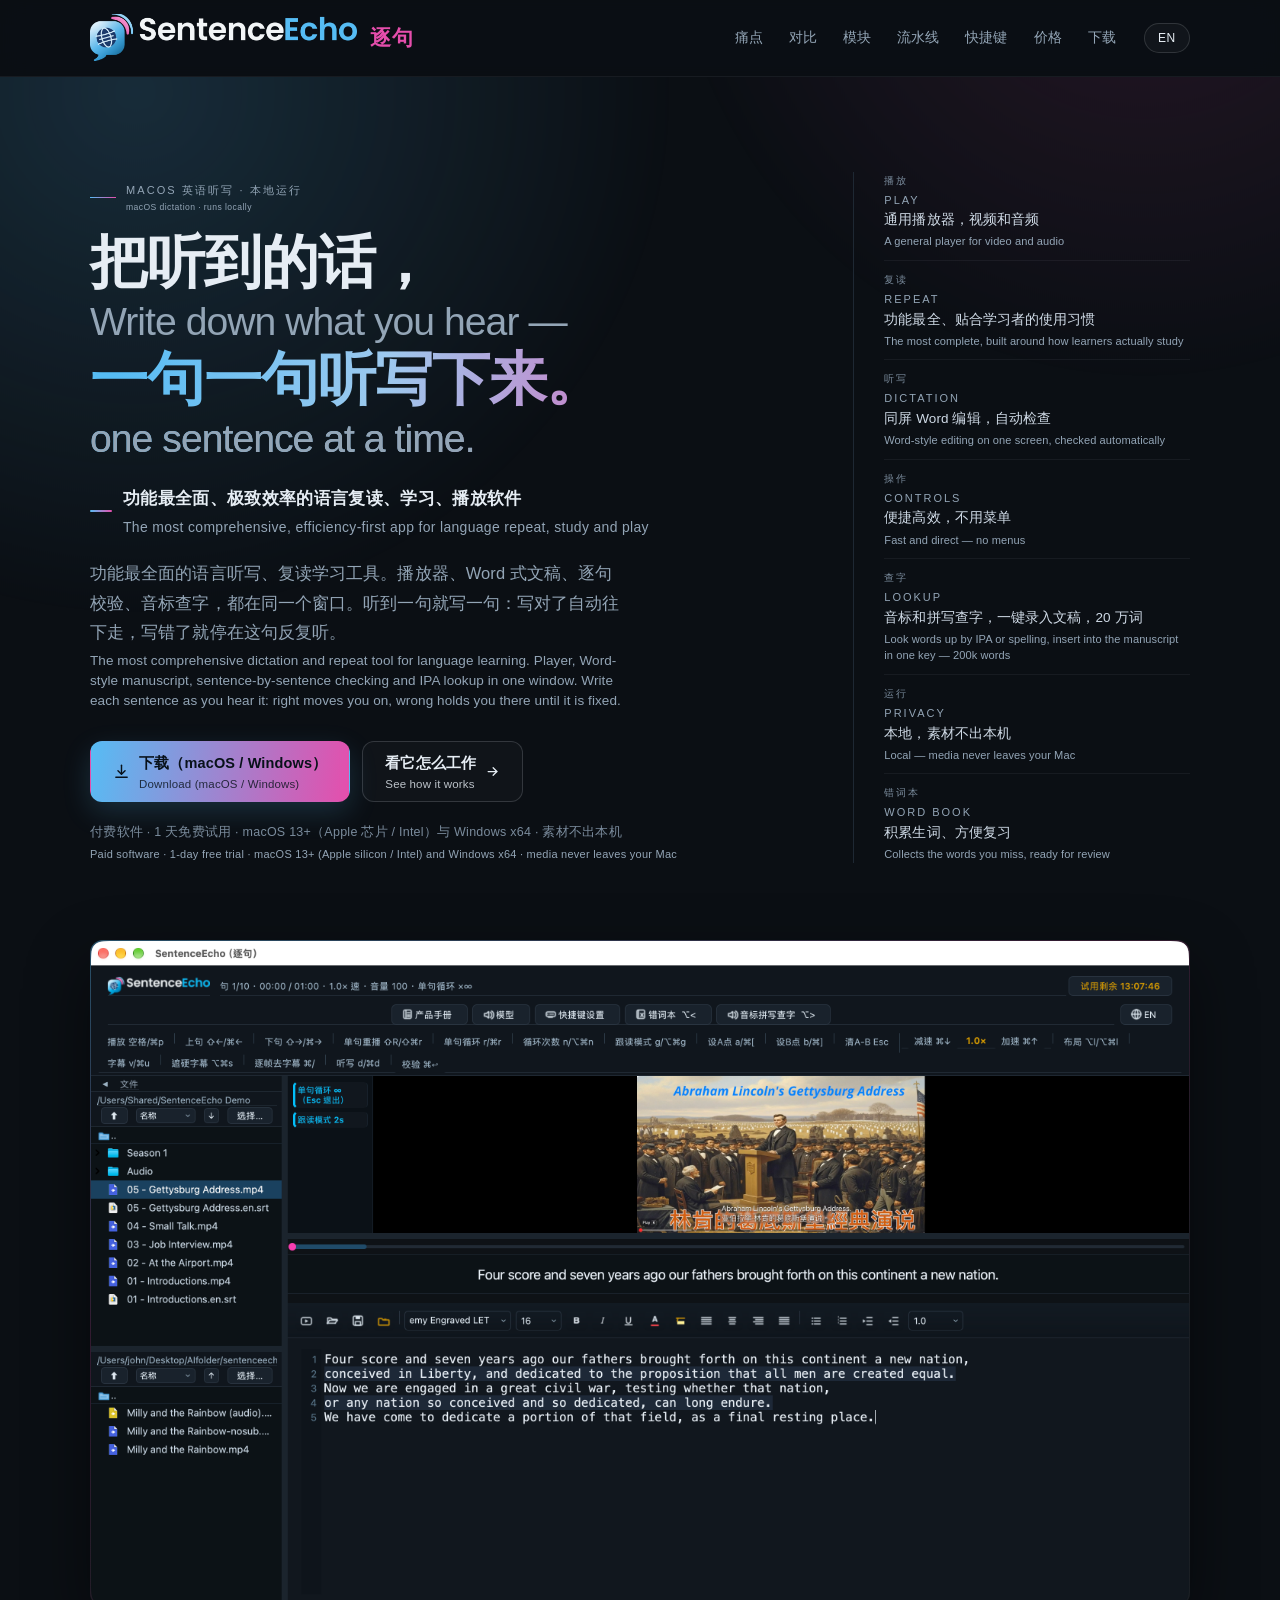
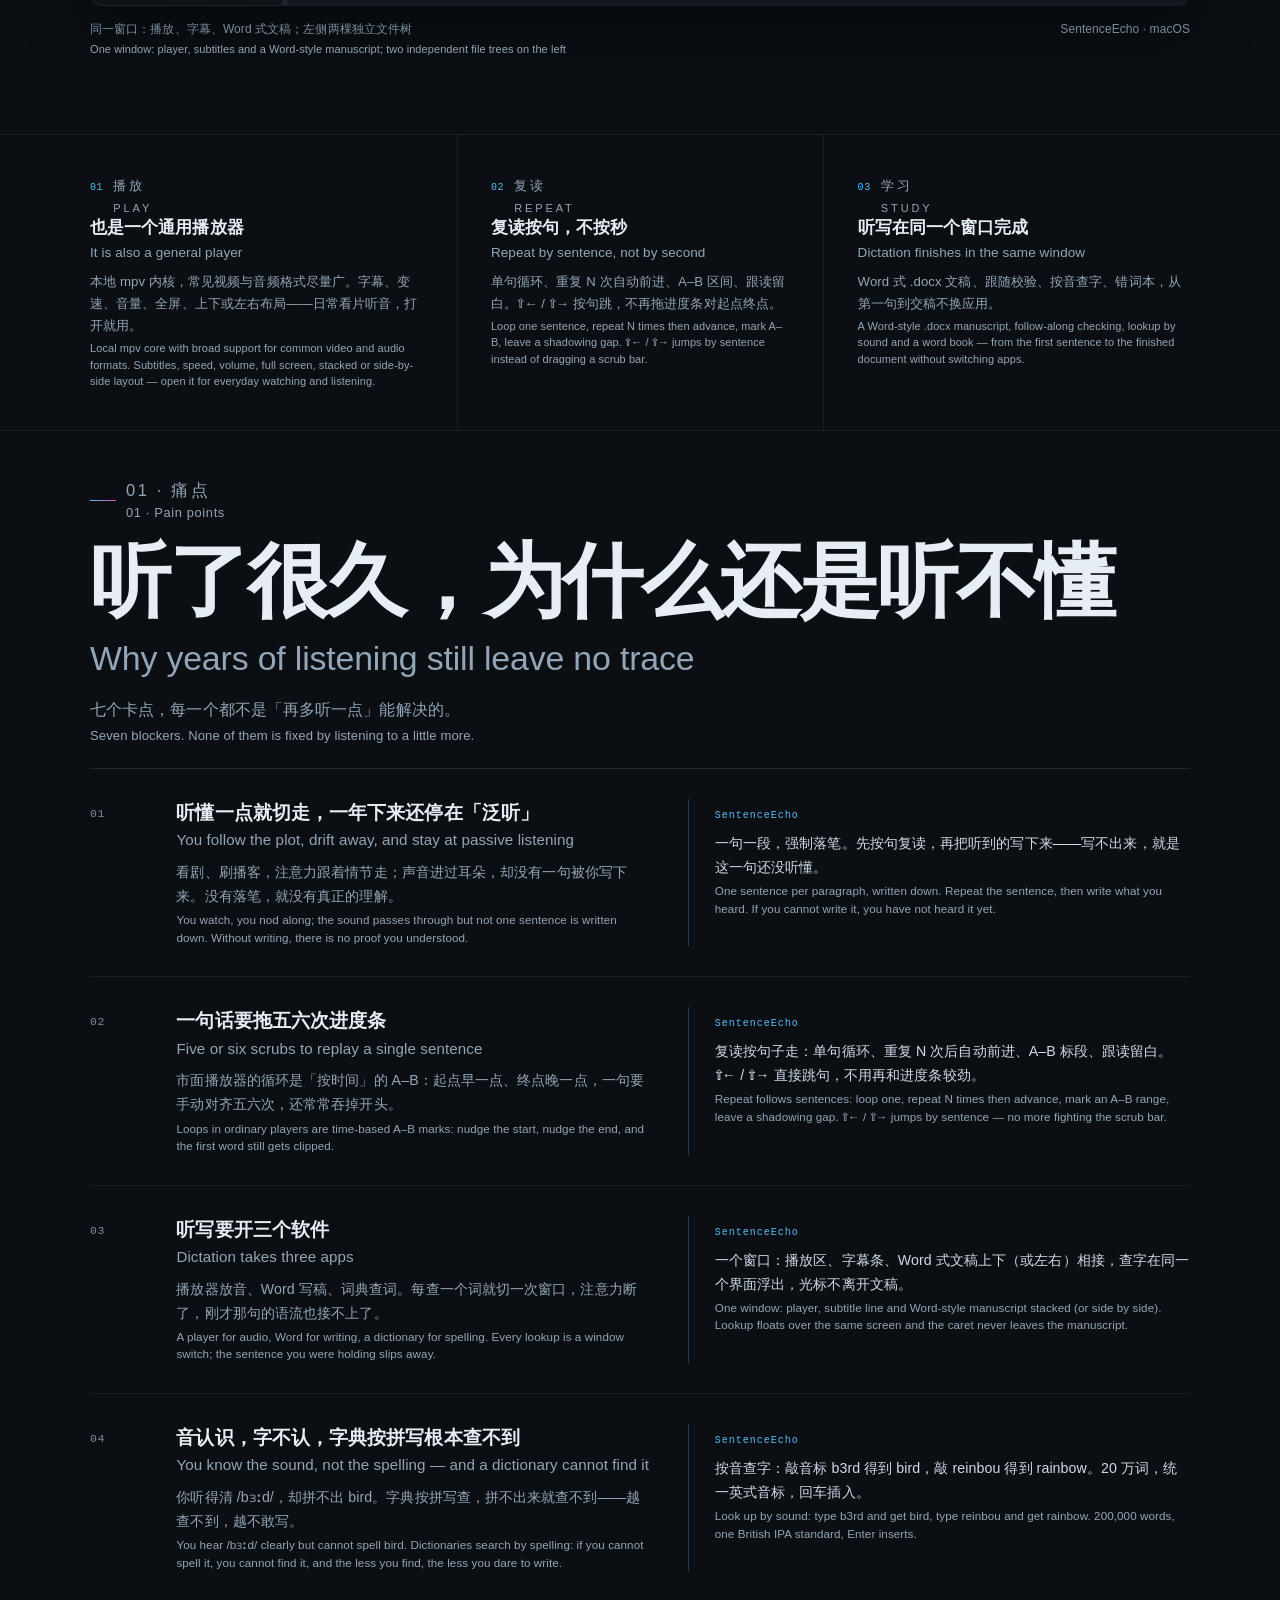
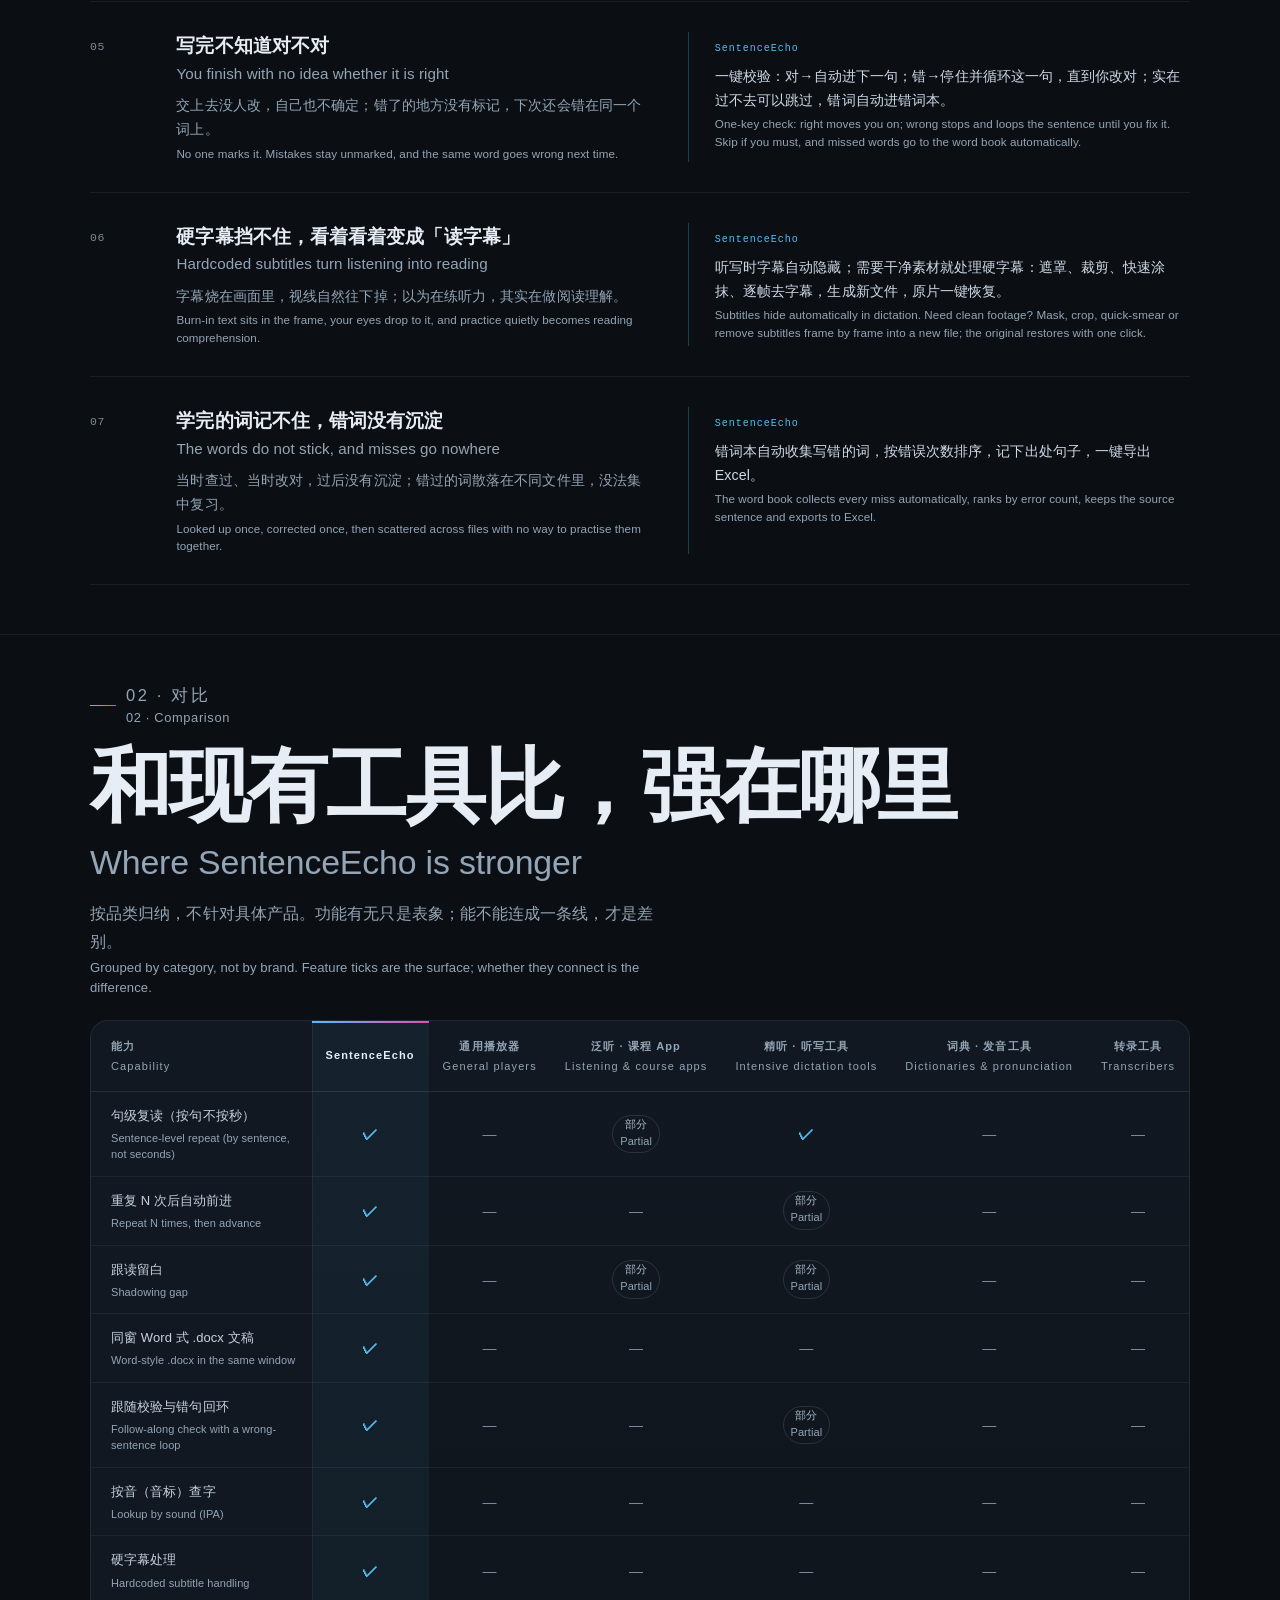
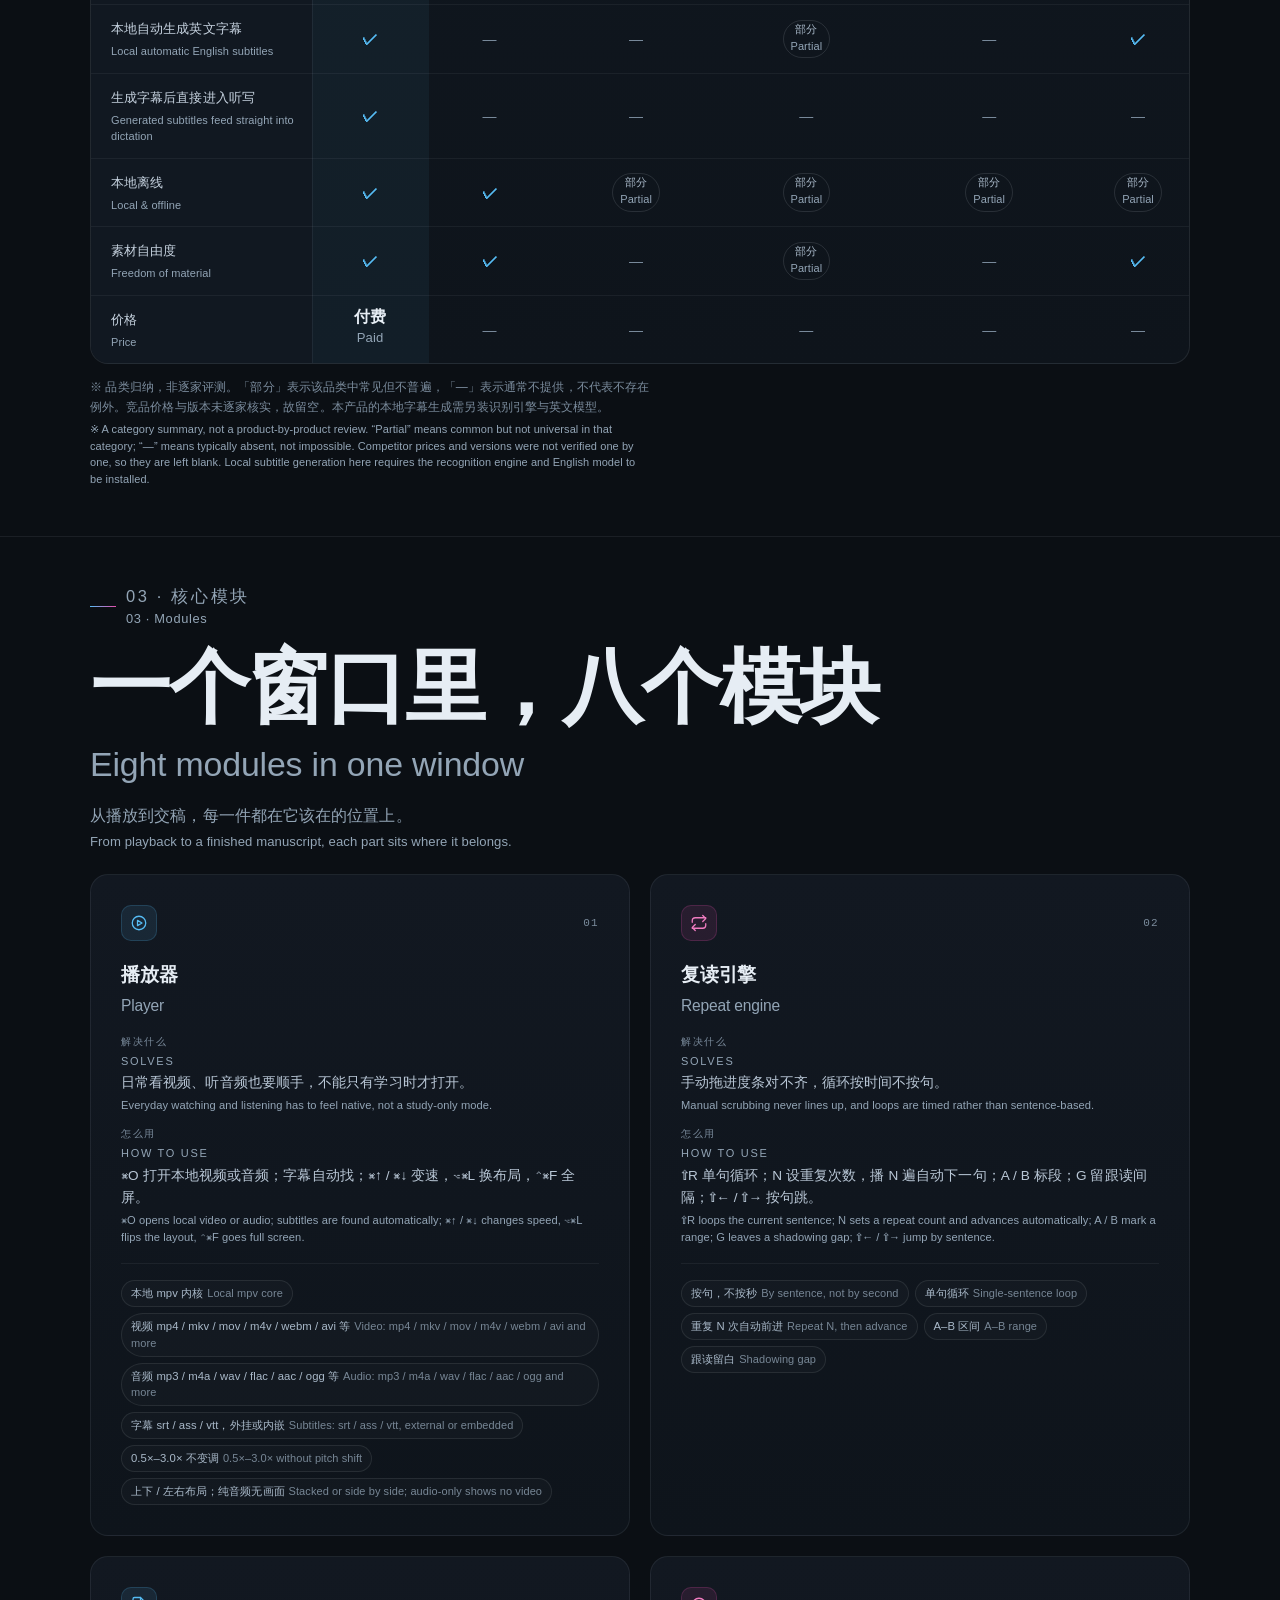
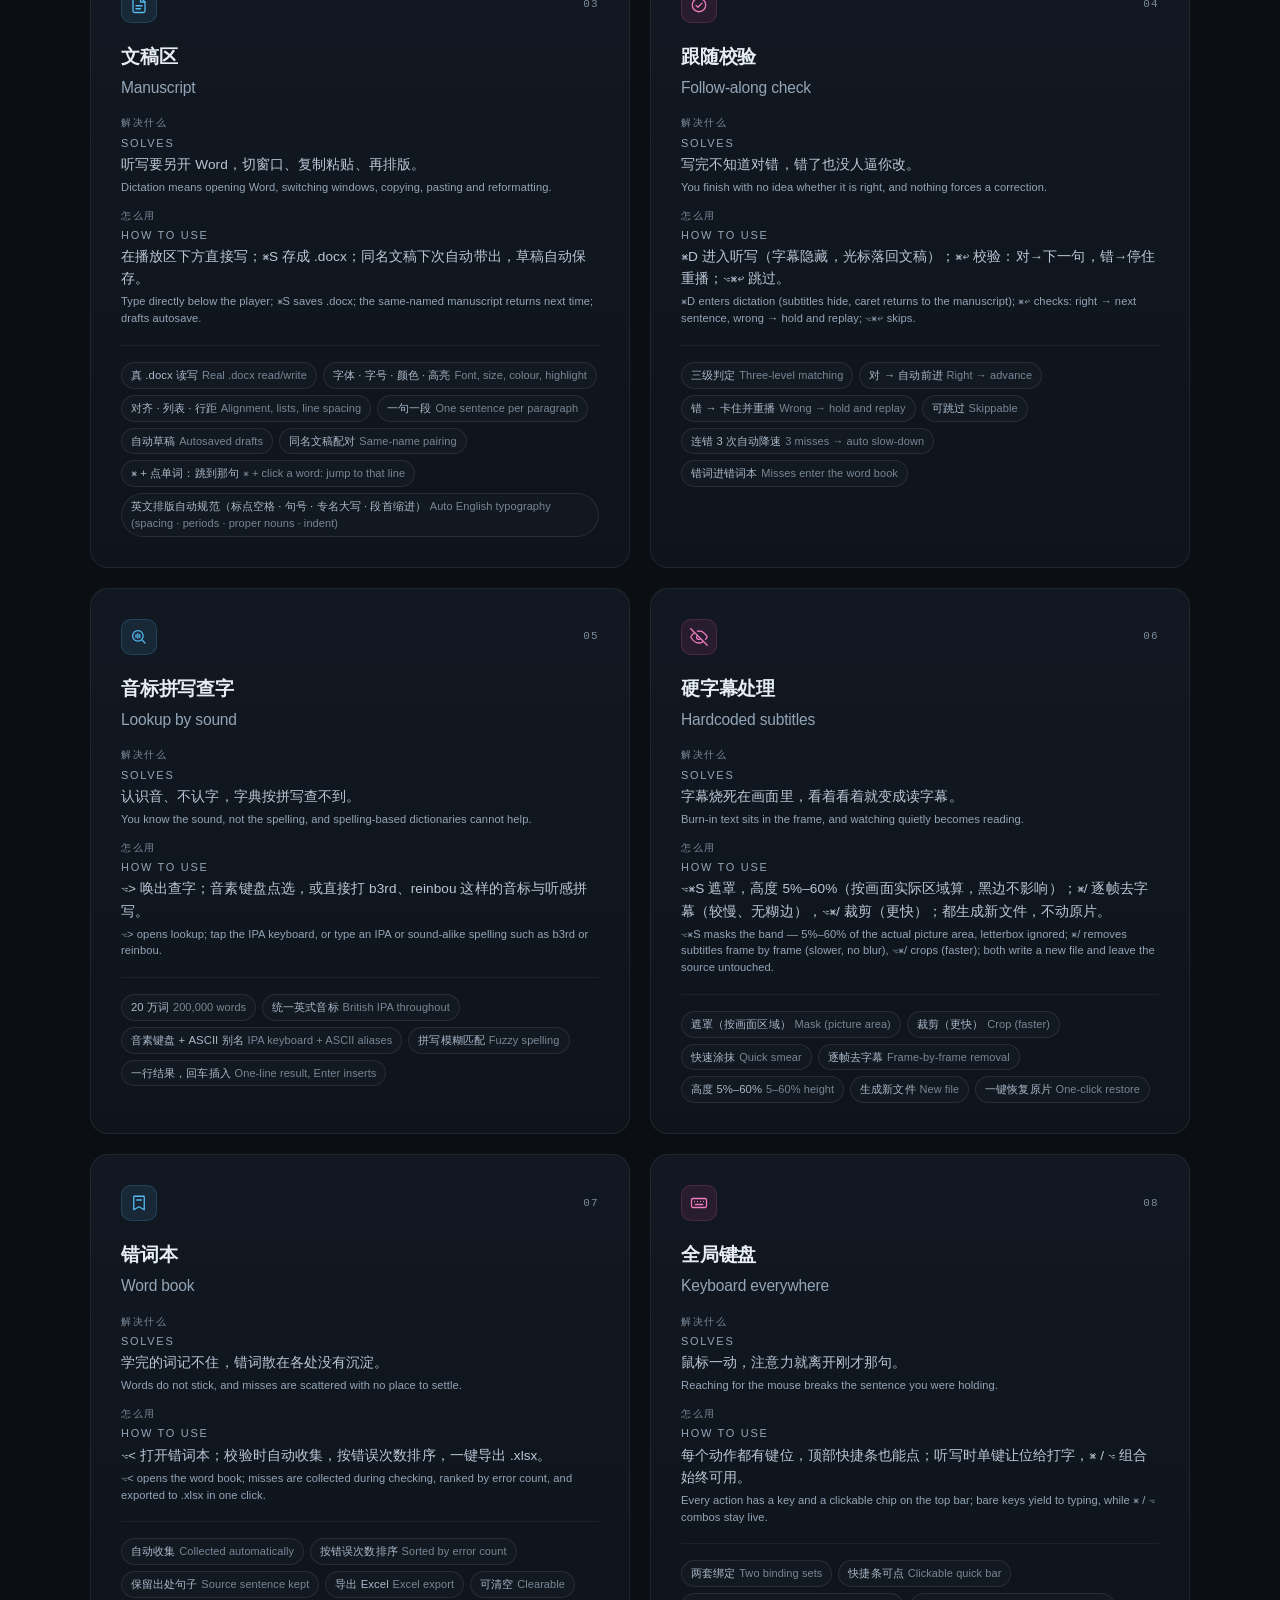
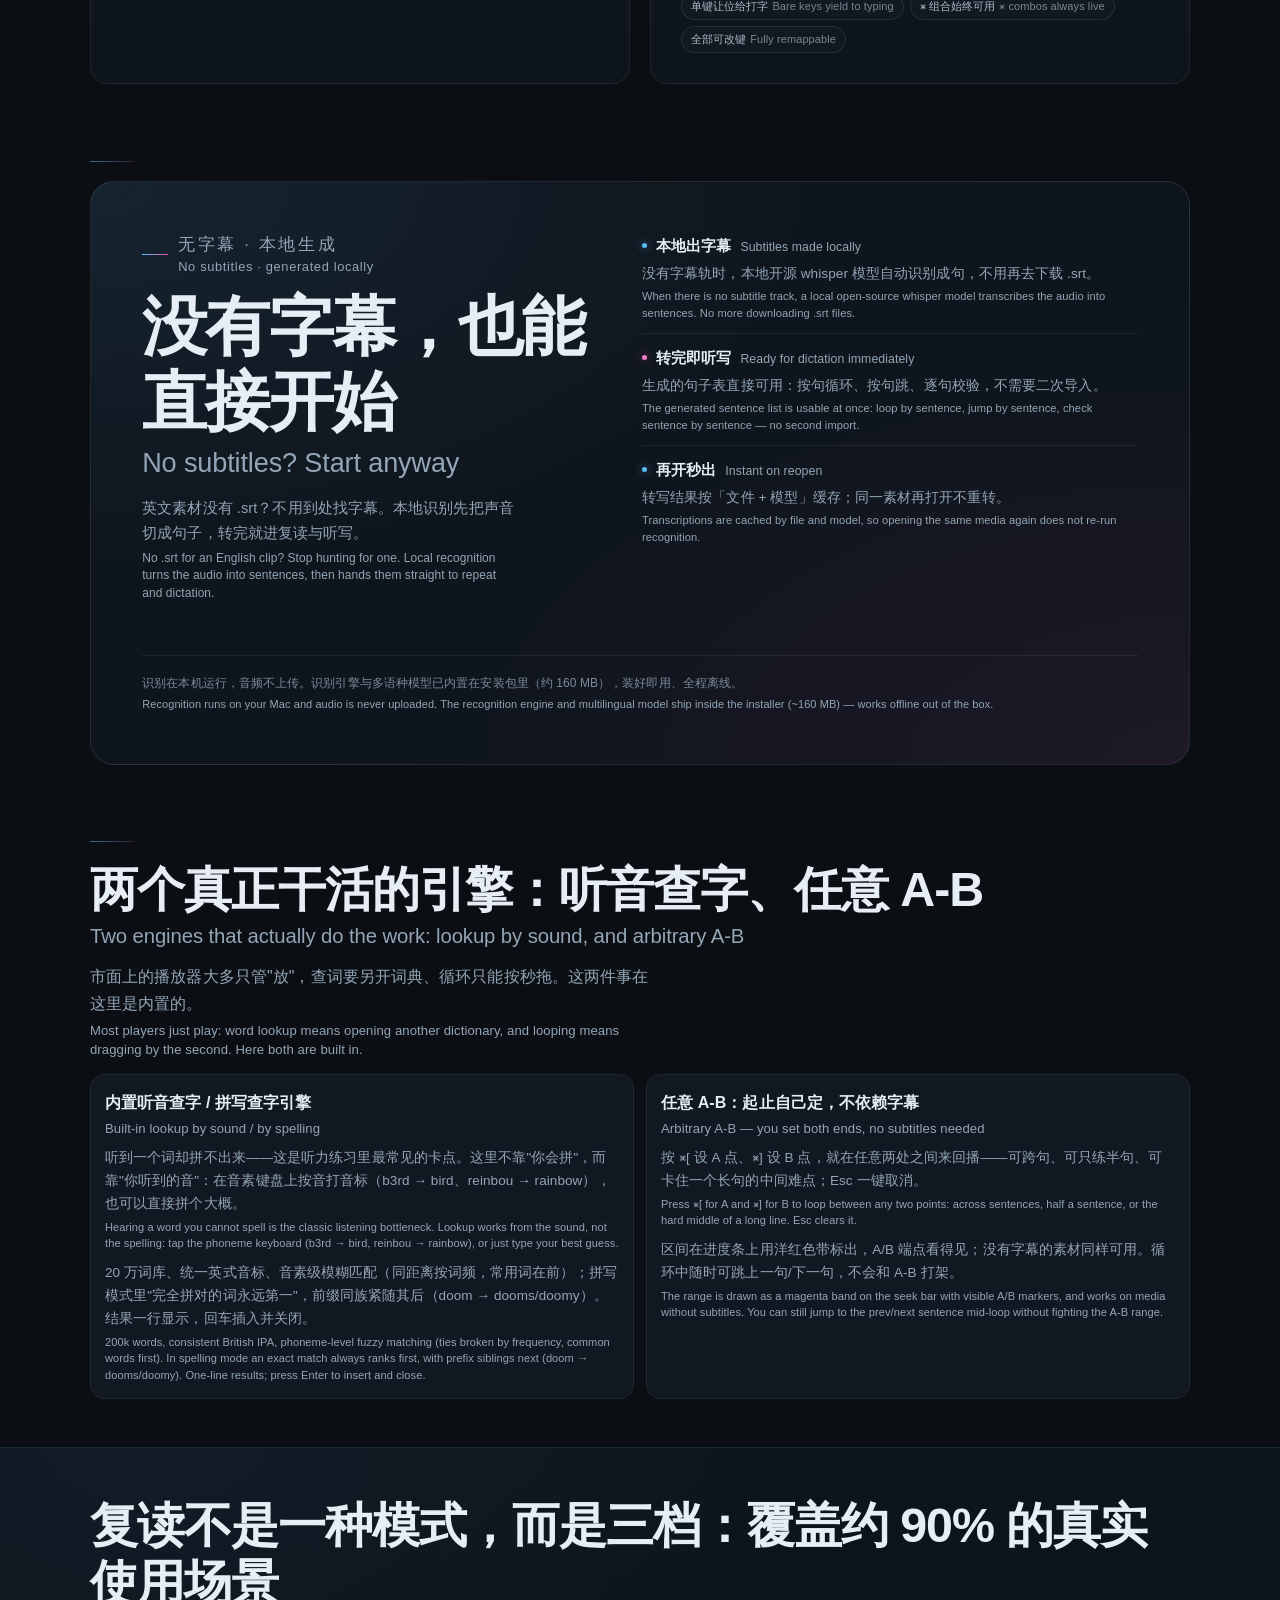
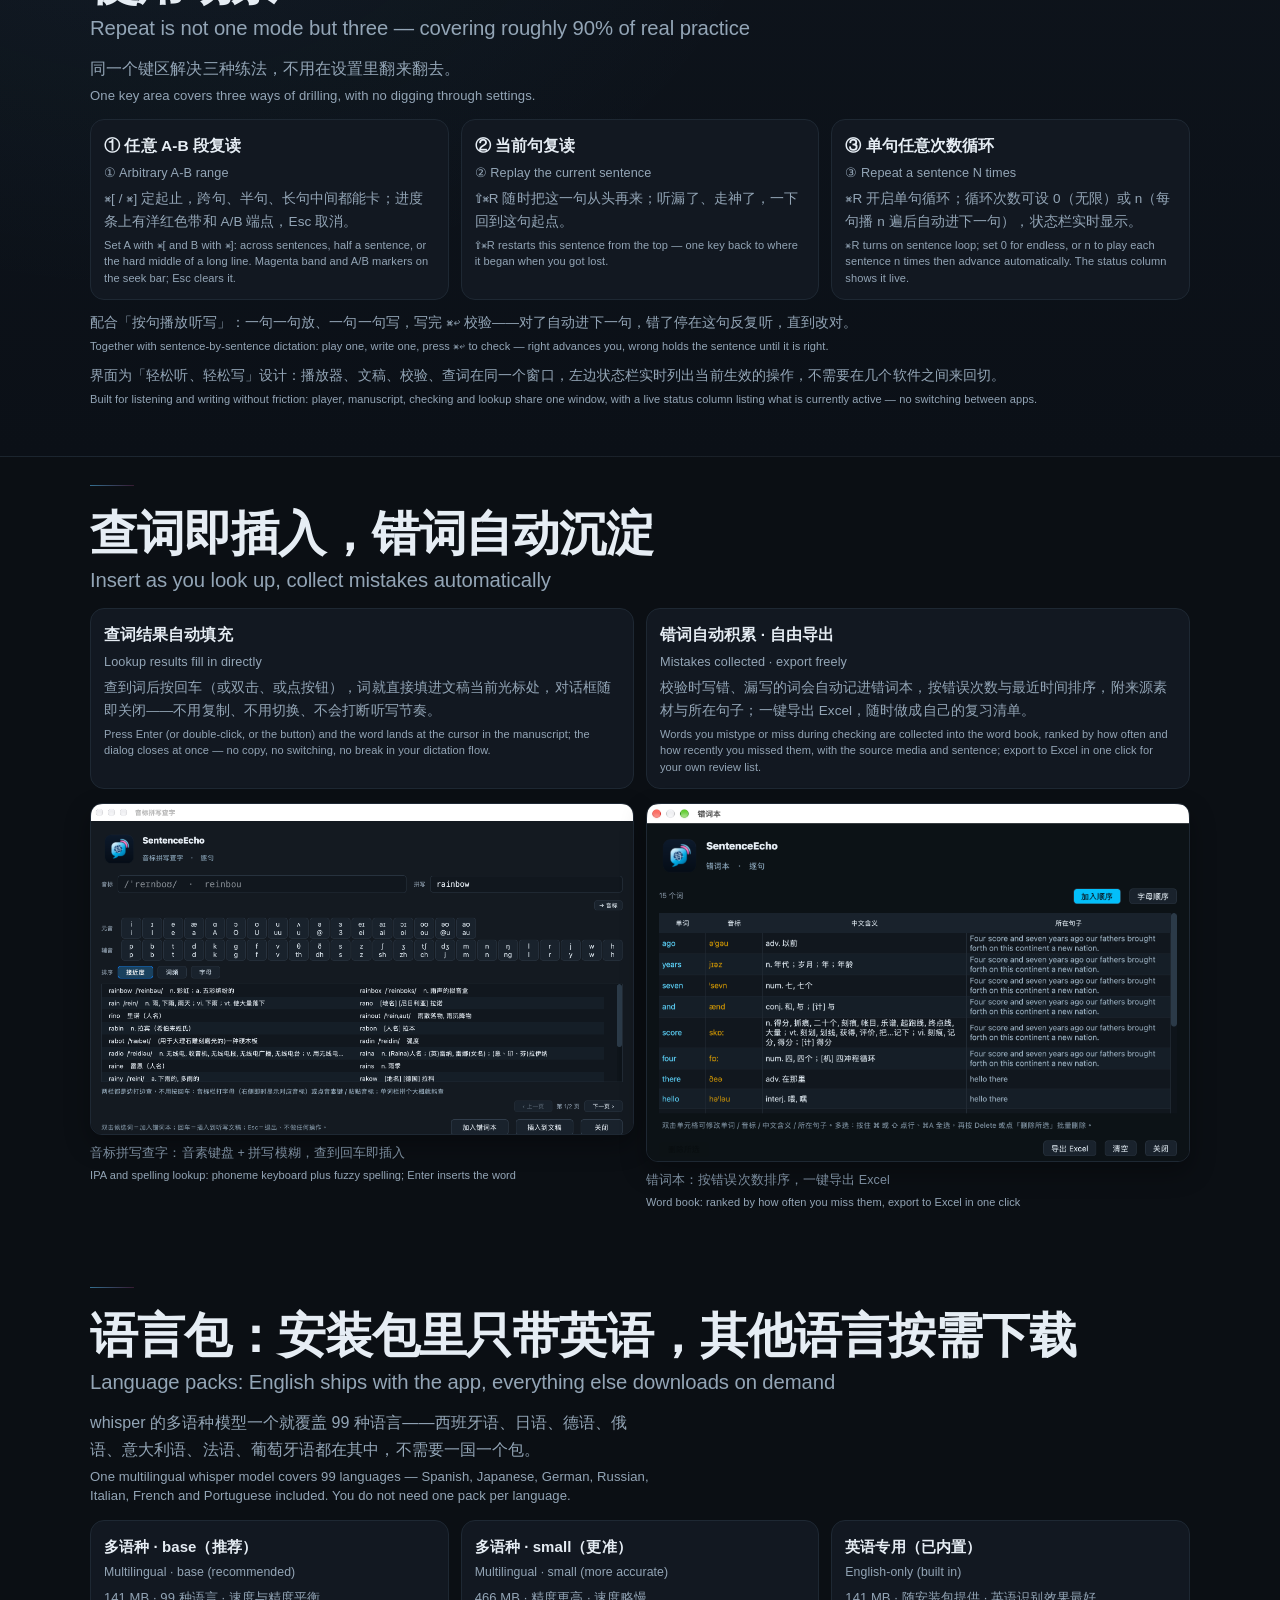
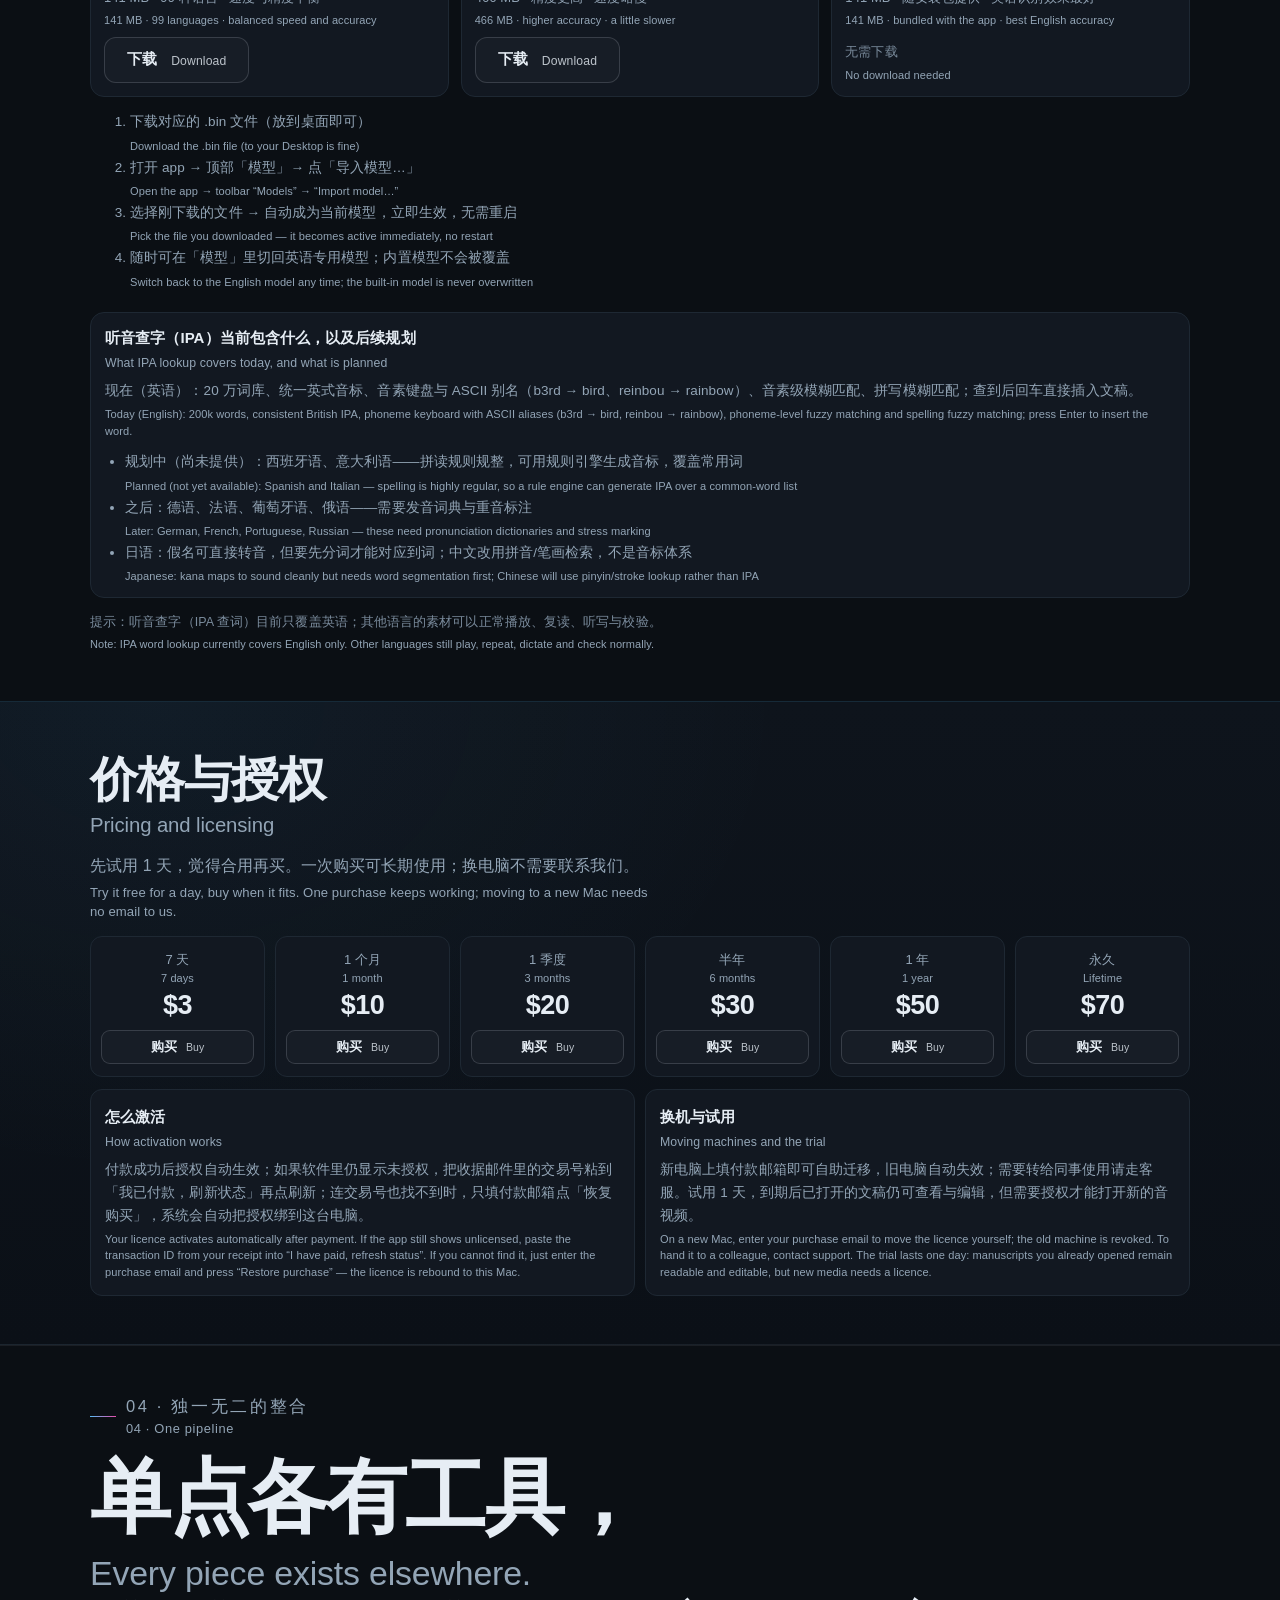
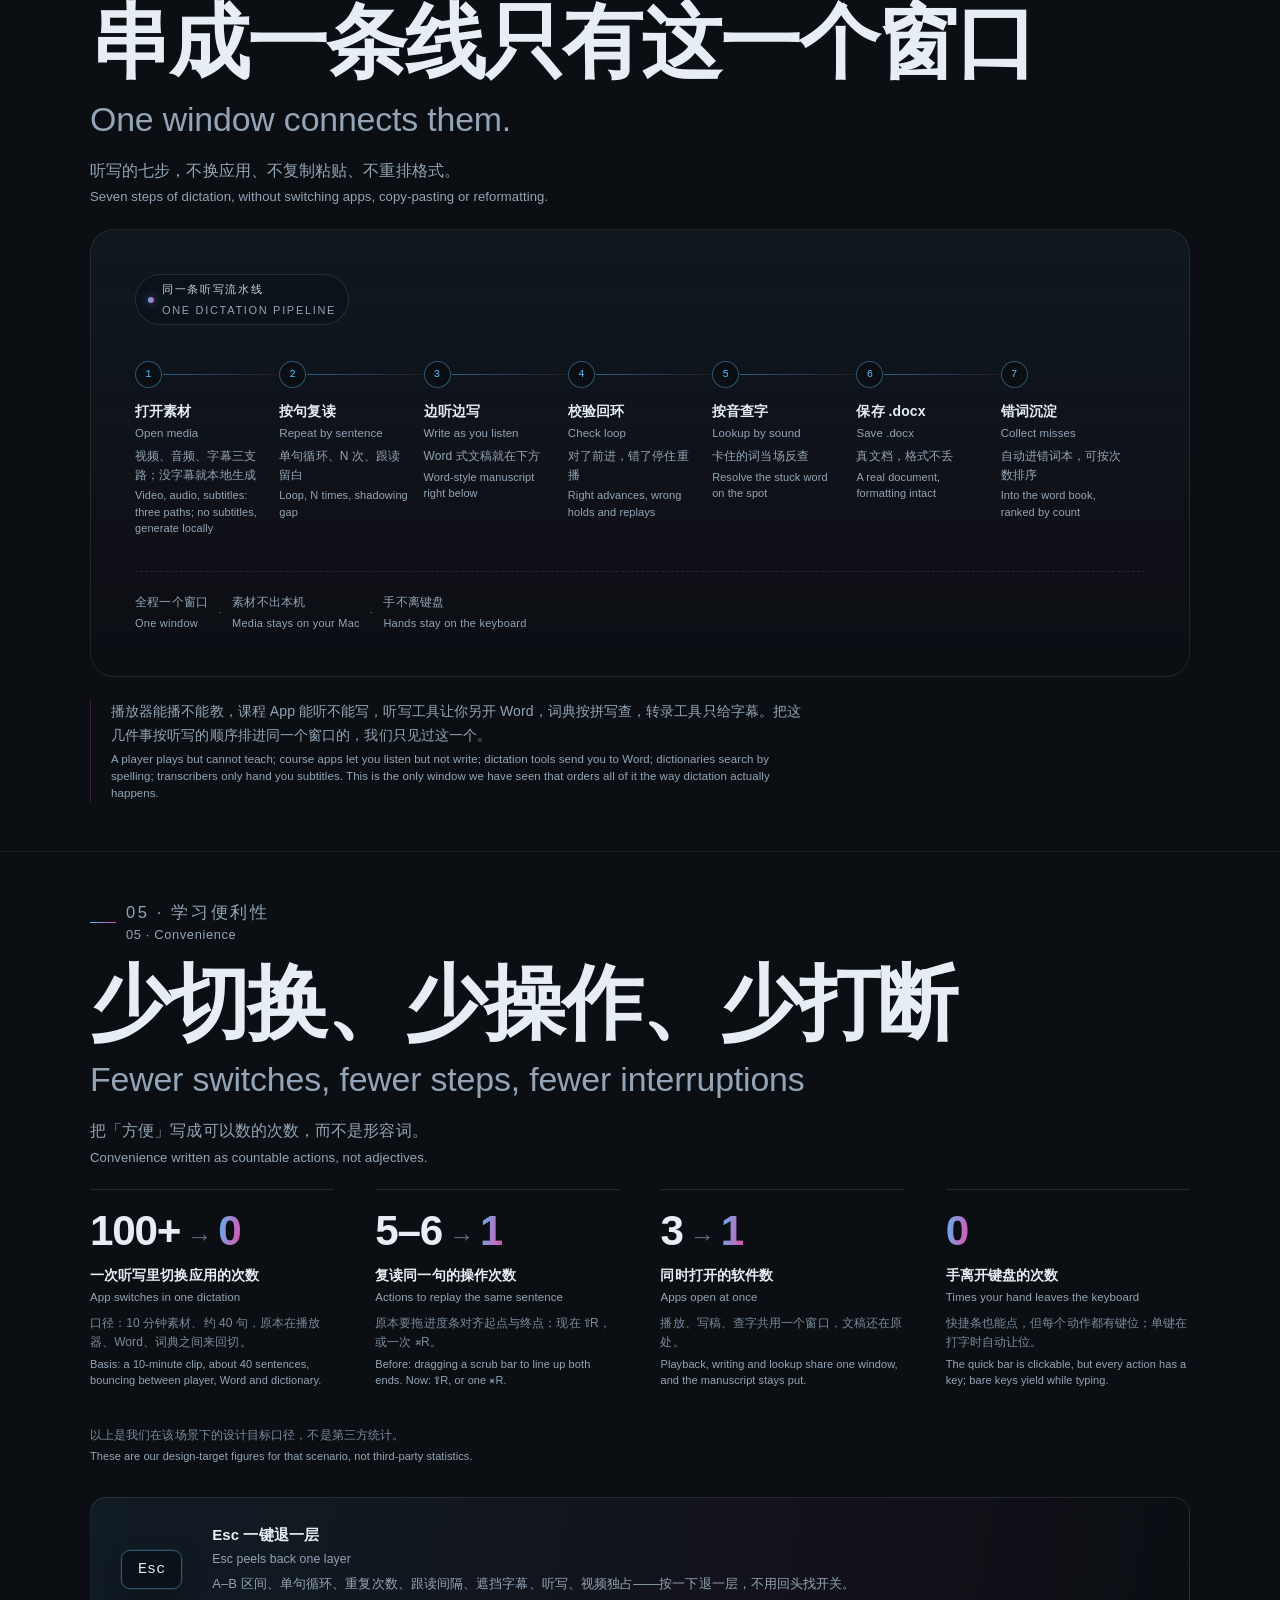
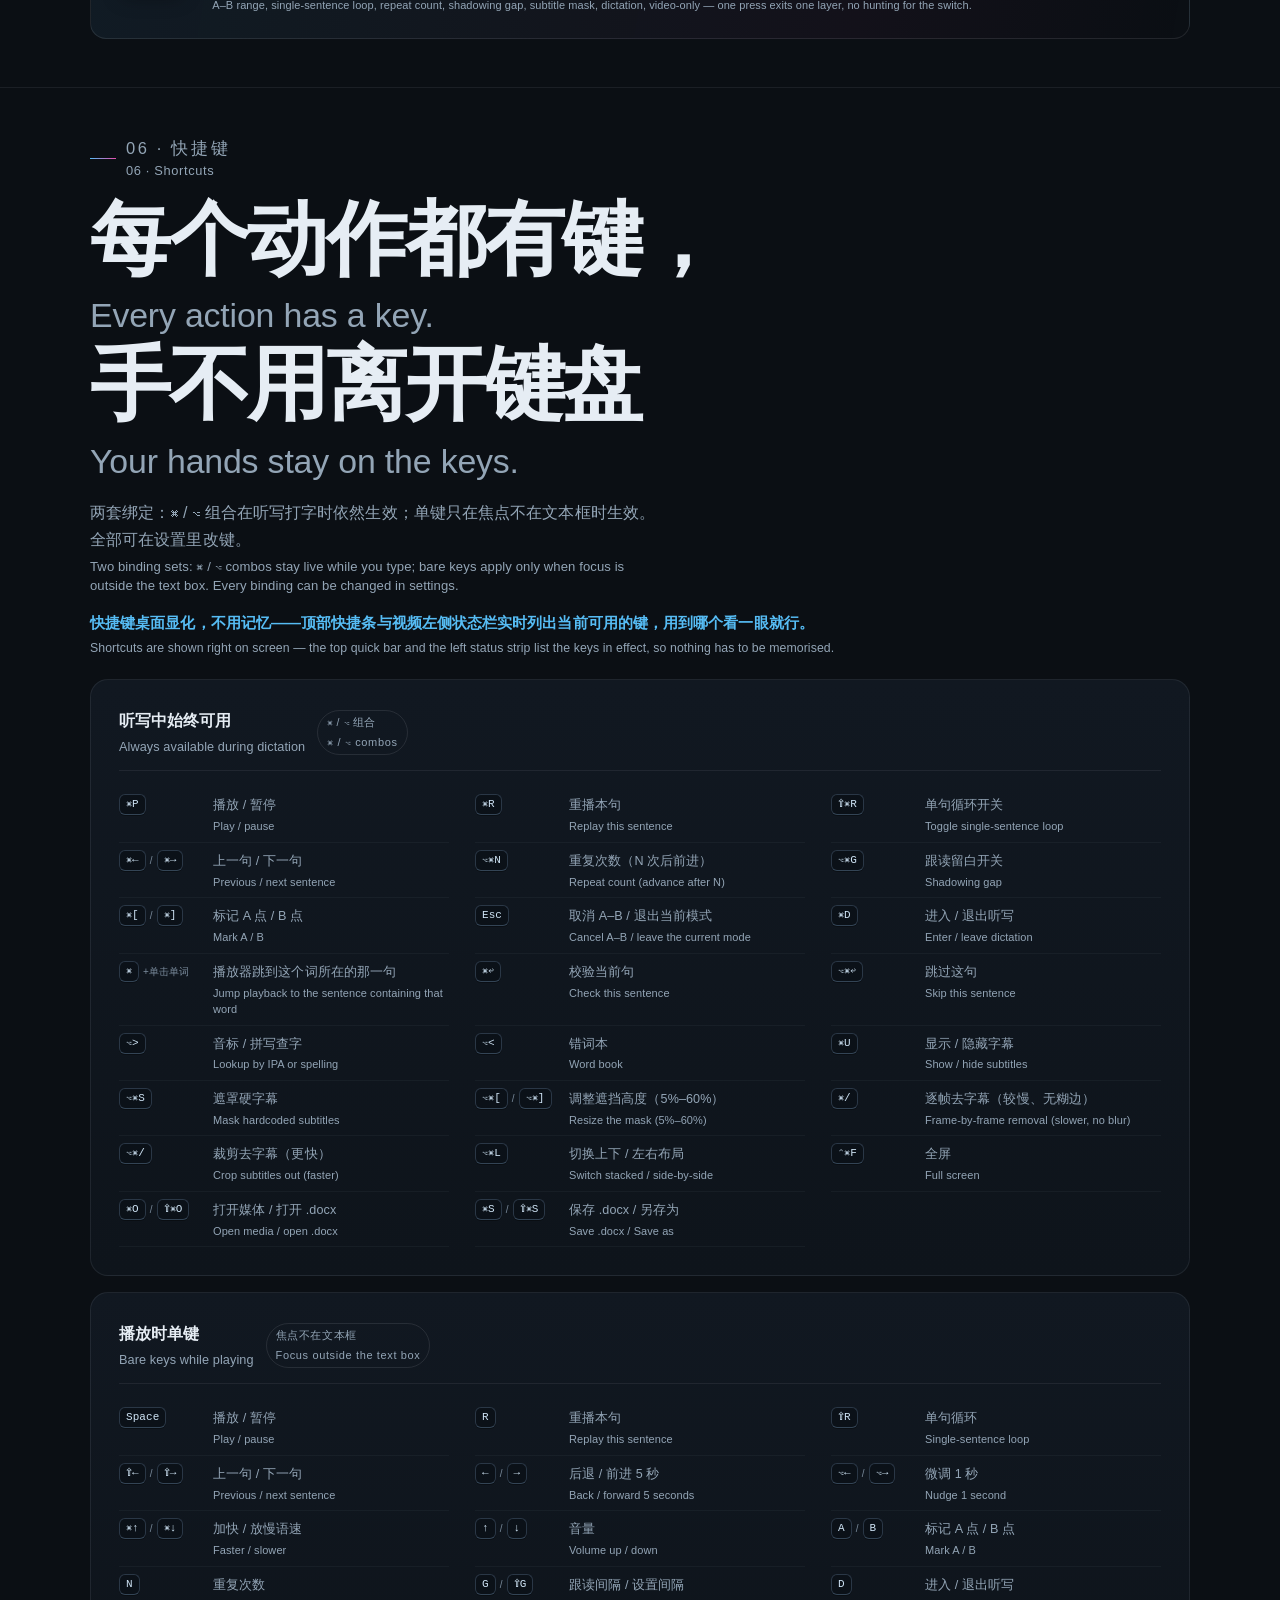
<file: index.html>
<!DOCTYPE html>
<html lang="zh-CN" data-lang="zh">
<head>
<meta charset="utf-8">
<meta name="viewport" content="width=device-width, initial-scale=1">
<title>SentenceEcho 逐句 — 最强大的复读、学习、播放软件（macOS）</title>
<meta name="description" content="SentenceEcho（逐句）是 macOS 英语听写软件：按句复读、Word 式 .docx 文稿、跟随校验、音标查字、本地生成英文字幕、硬字幕处理与错词本，全部在同一个窗口，本地运行。">
<link rel="canonical" href="https://www.sentenceecho.com/">
<meta name="theme-color" content="#0b0f14">
<meta property="og:type" content="website">
<meta property="og:url" content="https://www.sentenceecho.com/">
<meta property="og:title" content="SentenceEcho 逐句 — 最强大的复读、学习、播放软件">
<meta property="og:description" content="播放器、Word 式文稿、跟随校验、音标查字、本地生成字幕与错词本，在同一个窗口里完成一次听写。">
<meta property="og:image" content="https://www.sentenceecho.com/assets/app-zh.png">
<meta name="twitter:card" content="summary_large_image">
<link rel="icon" href="assets/favicon.png" sizes="64x64">
<link rel="apple-touch-icon" href="assets/sentenceecho-icon-vivid-256.png">
<link rel="stylesheet" href="style.css">
<script>
(function () {
  var root = document.documentElement;
  root.classList.add("js");
  try {
    if (localStorage.getItem("sentenceecho-lang") === "en") {
      root.lang = "en";
      root.setAttribute("data-lang", "en");
      root.classList.add("i18n-pending");
      setTimeout(function () { root.classList.remove("i18n-pending"); }, 1200);
    }
  } catch (e) { /* localStorage unavailable: stay zh */ }
})();
</script>
</head>
<body id="top">
<a class="skip" href="#main" data-i18n="skip">跳到正文</a>

<header class="site-head">
  <div class="wrap head-in">
    <a class="brand" href="#top" aria-label="SentenceEcho 逐句">
      <img src="assets/sentenceecho-lockup-vivid-512.png" alt="SentenceEcho" width="512" height="92">
      <span class="brand-cn" lang="zh-CN">逐句</span>
    </a>
    <nav class="nav" aria-label="主导航" data-i18n-aria="nav_label">
      <a href="#pains" data-i18n="nav_pains">痛点</a>
      <a href="#compare" data-i18n="nav_compare">对比</a>
      <a href="#modules" data-i18n="nav_modules">模块</a>
      <a href="#pipeline" data-i18n="nav_pipeline">流水线</a>
      <a href="#keys" data-i18n="nav_keys">快捷键</a>
      <a href="#pricing" data-i18n="nav_pricing">价格</a>
      <a href="#download" data-i18n="nav_download">下载</a>
    </nav>
    <button class="lang" id="langbtn" type="button" aria-label="Switch to English">EN</button>
  </div>
</header>

<main id="main">

  <!-- ── Hero ───────────────────────────────────────────── -->
  <section class="hero">
    <div class="hero-glow" aria-hidden="true"></div>
    <div class="wrap">
      <div class="hero-grid">
        <div class="hero-copy">
          <p class="eyebrow"><span class="eb-line" aria-hidden="true"></span><span data-i18n="hero_eb">macOS 英语听写 · 本地运行</span></p>
          <h1 class="hero-h1">
            <span class="h1-l1" data-i18n="hero_h1_1">把听到的话，</span>
            <span class="h1-l2 grad" data-i18n="hero_h1_2">一句一句听写下来。</span>
          </h1>
          <p class="tagline"><span class="tag-line" aria-hidden="true"></span><span data-i18n="hero_tag">功能最全面、极致效率的语言复读、学习、播放软件</span></p>
          <p class="lead" data-i18n="hero_lead">功能最全面的语言听写、复读学习工具。播放器、Word 式文稿、逐句校验、音标查字，都在同一个窗口。听到一句就写一句：写对了自动往下走，写错了就停在这句反复听。</p>
          <div class="cta">
            <a class="btn btn-primary" href="#download">
              <svg class="ico" viewBox="0 0 24 24" width="17" height="17" fill="none" stroke="currentColor" stroke-width="2" stroke-linecap="round" stroke-linejoin="round" aria-hidden="true"><path d="M12 3v12"/><path d="M7 11l5 5 5-5"/><path d="M4 20h16"/></svg>
              <span data-i18n="cta_dl">下载（macOS / Windows）</span>
            </a>
            <a class="btn btn-ghost" href="#pipeline">
              <span data-i18n="cta_how">看它怎么工作</span>
              <svg class="ico" viewBox="0 0 24 24" width="15" height="15" fill="none" stroke="currentColor" stroke-width="2" stroke-linecap="round" stroke-linejoin="round" aria-hidden="true"><path d="M5 12h14"/><path d="M13 6l6 6-6 6"/></svg>
            </a>
          </div>
          <p class="hero-meta" data-i18n="hero_meta">付费软件 · 1 天免费试用 · macOS 13+（Apple 芯片 / Intel）与 Windows x64 · 素材不出本机</p>
        </div>

        <aside class="facts" aria-label="产品要点" data-i18n-aria="facts_label">
          <div class="fact"><span class="fact-k" data-i18n="fact1_k">播放</span><span class="fact-v" data-i18n="fact1_v">通用播放器，视频和音频</span></div>
          <div class="fact"><span class="fact-k" data-i18n="fact2_k">复读</span><span class="fact-v" data-i18n="fact2_v">功能最全、贴合学习者的使用习惯</span></div>
          <div class="fact"><span class="fact-k" data-i18n="fact3_k">听写</span><span class="fact-v" data-i18n="fact3_v">同屏 Word 编辑，自动检查</span></div>
          <div class="fact"><span class="fact-k" data-i18n="fact4_k">操作</span><span class="fact-v" data-i18n="fact4_v">便捷高效，不用菜单</span></div>
          <div class="fact"><span class="fact-k" data-i18n="fact5_k">查字</span><span class="fact-v" data-i18n="fact5_v">音标和拼写查字，一键录入文稿，20 万词</span></div>
          <div class="fact"><span class="fact-k" data-i18n="fact6_k">运行</span><span class="fact-v" data-i18n="fact6_v">本地，素材不出本机</span></div>
          <div class="fact"><span class="fact-k" data-i18n="fact7_k">错词本</span><span class="fact-v" data-i18n="fact7_v">积累生词、方便复习</span></div>
        </aside>
      </div>

      <figure class="shot reveal">
        <div class="shot-frame">
          <img id="shotimg" src="assets/app-zh.png" alt="SentenceEcho 主界面：上方播放与字幕，下方带行号的 Word 式文稿" width="2880" height="1742" fetchpriority="high" decoding="async">
        </div>
        <figcaption class="shot-cap">
          <span data-i18n="shot_cap_l">同一窗口：播放、字幕、Word 式文稿；左侧两棵独立文件树</span>
          <span class="shot-cap-r" data-i18n="shot_cap_r">SentenceEcho · macOS</span>
        </figcaption>
      </figure>
    </div>
  </section>

  <!-- ── 三条腿 ─────────────────────────────────────────── -->
  <section class="legs-band" aria-label="播放、复读、学习" data-i18n-aria="legs_label">
    <div class="wrap legs">
      <div class="leg reveal">
        <p class="leg-k"><span class="leg-num" aria-hidden="true">01</span><span data-i18n="leg1_k">播放</span></p>
        <h3 data-i18n="leg1_h">也是一个通用播放器</h3>
        <p data-i18n="leg1_p">本地 mpv 内核，常见视频与音频格式尽量广。字幕、变速、音量、全屏、上下或左右布局——日常看片听音，打开就用。</p>
      </div>
      <div class="leg reveal">
        <p class="leg-k"><span class="leg-num" aria-hidden="true">02</span><span data-i18n="leg2_k">复读</span></p>
        <h3 data-i18n="leg2_h">复读按句，不按秒</h3>
        <p data-i18n="leg2_p">单句循环、重复 N 次自动前进、A–B 区间、跟读留白。⇧← / ⇧→ 按句跳，不再拖进度条对起点终点。</p>
      </div>
      <div class="leg reveal">
        <p class="leg-k"><span class="leg-num" aria-hidden="true">03</span><span data-i18n="leg3_k">学习</span></p>
        <h3 data-i18n="leg3_h">听写在同一个窗口完成</h3>
        <p data-i18n="leg3_p">Word 式 .docx 文稿、跟随校验、按音查字、错词本，从第一句到交稿不换应用。</p>
      </div>
    </div>
  </section>

  <!-- ── 01 痛点 ────────────────────────────────────────── -->
  <section class="section" id="pains">
    <div class="wrap">
      <div class="sec-head">
        <p class="eyebrow"><span class="eb-line" aria-hidden="true"></span><span data-i18n="sec1_eb">01 · 痛点</span></p>
        <h2 data-i18n="pains_h">听了很久，为什么还是听不懂</h2>
        <p class="sec-sub" data-i18n="pains_sub">七个卡点，每一个都不是「再多听一点」能解决的。</p>
      </div>

      <ol class="pains">
        <li class="pain reveal">
          <span class="p-num" aria-hidden="true">01</span>
          <div class="p-text">
            <h3 data-i18n="p1_t">听懂一点就切走，一年下来还停在「泛听」</h3>
            <p data-i18n="p1_p">看剧、刷播客，注意力跟着情节走；声音进过耳朵，却没有一句被你写下来。没有落笔，就没有真正的理解。</p>
          </div>
          <div class="p-solve">
            <span class="p-label">SentenceEcho</span>
            <p data-i18n="p1_s">一句一段，强制落笔。先按句复读，再把听到的写下来——写不出来，就是这一句还没听懂。</p>
          </div>
        </li>
        <li class="pain reveal">
          <span class="p-num" aria-hidden="true">02</span>
          <div class="p-text">
            <h3 data-i18n="p2_t">一句话要拖五六次进度条</h3>
            <p data-i18n="p2_p">市面播放器的循环是「按时间」的 A–B：起点早一点、终点晚一点，一句要手动对齐五六次，还常常吞掉开头。</p>
          </div>
          <div class="p-solve">
            <span class="p-label">SentenceEcho</span>
            <p data-i18n="p2_s">复读按句子走：单句循环、重复 N 次后自动前进、A–B 标段、跟读留白。⇧← / ⇧→ 直接跳句，不用再和进度条较劲。</p>
          </div>
        </li>
        <li class="pain reveal">
          <span class="p-num" aria-hidden="true">03</span>
          <div class="p-text">
            <h3 data-i18n="p3_t">听写要开三个软件</h3>
            <p data-i18n="p3_p">播放器放音、Word 写稿、词典查词。每查一个词就切一次窗口，注意力断了，刚才那句的语流也接不上了。</p>
          </div>
          <div class="p-solve">
            <span class="p-label">SentenceEcho</span>
            <p data-i18n="p3_s">一个窗口：播放区、字幕条、Word 式文稿上下（或左右）相接，查字在同一个界面浮出，光标不离开文稿。</p>
          </div>
        </li>
        <li class="pain reveal">
          <span class="p-num" aria-hidden="true">04</span>
          <div class="p-text">
            <h3 data-i18n="p4_t">音认识，字不认，字典按拼写根本查不到</h3>
            <p data-i18n="p4_p">你听得清 /bɜːd/，却拼不出 bird。字典按拼写查，拼不出来就查不到——越查不到，越不敢写。</p>
          </div>
          <div class="p-solve">
            <span class="p-label">SentenceEcho</span>
            <p data-i18n="p4_s">按音查字：敲音标 b3rd 得到 bird，敲 reinbou 得到 rainbow。20 万词，统一英式音标，回车插入。</p>
          </div>
        </li>
        <li class="pain reveal">
          <span class="p-num" aria-hidden="true">05</span>
          <div class="p-text">
            <h3 data-i18n="p5_t">写完不知道对不对</h3>
            <p data-i18n="p5_p">交上去没人改，自己也不确定；错了的地方没有标记，下次还会错在同一个词上。</p>
          </div>
          <div class="p-solve">
            <span class="p-label">SentenceEcho</span>
            <p data-i18n="p5_s">一键校验：对→自动进下一句；错→停住并循环这一句，直到你改对；实在过不去可以跳过，错词自动进错词本。</p>
          </div>
        </li>
        <li class="pain reveal">
          <span class="p-num" aria-hidden="true">06</span>
          <div class="p-text">
            <h3 data-i18n="p6_t">硬字幕挡不住，看着看着变成「读字幕」</h3>
            <p data-i18n="p6_p">字幕烧在画面里，视线自然往下掉；以为在练听力，其实在做阅读理解。</p>
          </div>
          <div class="p-solve">
            <span class="p-label">SentenceEcho</span>
            <p data-i18n="p6_s">听写时字幕自动隐藏；需要干净素材就处理硬字幕：遮罩、裁剪、快速涂抹、逐帧去字幕，生成新文件，原片一键恢复。</p>
          </div>
        </li>
        <li class="pain reveal">
          <span class="p-num" aria-hidden="true">07</span>
          <div class="p-text">
            <h3 data-i18n="p7_t">学完的词记不住，错词没有沉淀</h3>
            <p data-i18n="p7_p">当时查过、当时改对，过后没有沉淀；错过的词散落在不同文件里，没法集中复习。</p>
          </div>
          <div class="p-solve">
            <span class="p-label">SentenceEcho</span>
            <p data-i18n="p7_s">错词本自动收集写错的词，按错误次数排序，记下出处句子，一键导出 Excel。</p>
          </div>
        </li>
      </ol>
    </div>
  </section>

  <!-- ── 02 对比 ────────────────────────────────────────── -->
  <section class="section" id="compare">
    <div class="wrap">
      <div class="sec-head">
        <p class="eyebrow"><span class="eb-line" aria-hidden="true"></span><span data-i18n="sec3_eb">02 · 对比</span></p>
        <h2 data-i18n="cmp_h">和现有工具比，强在哪里</h2>
        <p class="sec-sub" data-i18n="cmp_sub">按品类归纳，不针对具体产品。功能有无只是表象；能不能连成一条线，才是差别。</p>
      </div>

      <div class="table-wrap reveal">
        <table class="cmp">
          <caption class="sr-only" data-i18n="cmp_caption">SentenceEcho 与同类工具的功能对照</caption>
          <thead>
            <tr>
              <th scope="col" class="cmp-corner"><span data-i18n="cmp_cap">能力</span></th>
              <th scope="col" class="is-us"><span data-i18n="cmp_us">SentenceEcho</span></th>
              <th scope="col" data-i18n="cmp_c1">通用播放器</th>
              <th scope="col" data-i18n="cmp_c2">泛听 · 课程 App</th>
              <th scope="col" data-i18n="cmp_c3">精听 · 听写工具</th>
              <th scope="col" data-i18n="cmp_c4">词典 · 发音工具</th>
              <th scope="col" data-i18n="cmp_c5">转录工具</th>
            </tr>
          </thead>
          <tbody>
            <tr>
              <th scope="row" data-i18n="cmp_r1">句级复读（按句不按秒）</th>
              <td class="is-us yes"><span class="v" role="img" aria-label="支持" data-i18n-aria="v_yes">✓</span></td>
              <td class="no"><span class="v" role="img" aria-label="不提供" data-i18n-aria="v_no">—</span></td>
              <td class="part"><span class="v" data-i18n="v_partial">部分</span></td>
              <td class="yes"><span class="v" role="img" aria-label="支持" data-i18n-aria="v_yes">✓</span></td>
              <td class="no"><span class="v" role="img" aria-label="不提供" data-i18n-aria="v_no">—</span></td>
              <td class="no"><span class="v" role="img" aria-label="不提供" data-i18n-aria="v_no">—</span></td>
            </tr>
            <tr>
              <th scope="row" data-i18n="cmp_r2">重复 N 次后自动前进</th>
              <td class="is-us yes"><span class="v" role="img" aria-label="支持" data-i18n-aria="v_yes">✓</span></td>
              <td class="no"><span class="v" role="img" aria-label="不提供" data-i18n-aria="v_no">—</span></td>
              <td class="no"><span class="v" role="img" aria-label="不提供" data-i18n-aria="v_no">—</span></td>
              <td class="part"><span class="v" data-i18n="v_partial">部分</span></td>
              <td class="no"><span class="v" role="img" aria-label="不提供" data-i18n-aria="v_no">—</span></td>
              <td class="no"><span class="v" role="img" aria-label="不提供" data-i18n-aria="v_no">—</span></td>
            </tr>
            <tr>
              <th scope="row" data-i18n="cmp_r3">跟读留白</th>
              <td class="is-us yes"><span class="v" role="img" aria-label="支持" data-i18n-aria="v_yes">✓</span></td>
              <td class="no"><span class="v" role="img" aria-label="不提供" data-i18n-aria="v_no">—</span></td>
              <td class="part"><span class="v" data-i18n="v_partial">部分</span></td>
              <td class="part"><span class="v" data-i18n="v_partial">部分</span></td>
              <td class="no"><span class="v" role="img" aria-label="不提供" data-i18n-aria="v_no">—</span></td>
              <td class="no"><span class="v" role="img" aria-label="不提供" data-i18n-aria="v_no">—</span></td>
            </tr>
            <tr>
              <th scope="row" data-i18n="cmp_r4">同窗 Word 式 .docx 文稿</th>
              <td class="is-us yes"><span class="v" role="img" aria-label="支持" data-i18n-aria="v_yes">✓</span></td>
              <td class="no"><span class="v" role="img" aria-label="不提供" data-i18n-aria="v_no">—</span></td>
              <td class="no"><span class="v" role="img" aria-label="不提供" data-i18n-aria="v_no">—</span></td>
              <td class="no"><span class="v" role="img" aria-label="不提供" data-i18n-aria="v_no">—</span></td>
              <td class="no"><span class="v" role="img" aria-label="不提供" data-i18n-aria="v_no">—</span></td>
              <td class="no"><span class="v" role="img" aria-label="不提供" data-i18n-aria="v_no">—</span></td>
            </tr>
            <tr>
              <th scope="row" data-i18n="cmp_r5">跟随校验与错句回环</th>
              <td class="is-us yes"><span class="v" role="img" aria-label="支持" data-i18n-aria="v_yes">✓</span></td>
              <td class="no"><span class="v" role="img" aria-label="不提供" data-i18n-aria="v_no">—</span></td>
              <td class="no"><span class="v" role="img" aria-label="不提供" data-i18n-aria="v_no">—</span></td>
              <td class="part"><span class="v" data-i18n="v_partial">部分</span></td>
              <td class="no"><span class="v" role="img" aria-label="不提供" data-i18n-aria="v_no">—</span></td>
              <td class="no"><span class="v" role="img" aria-label="不提供" data-i18n-aria="v_no">—</span></td>
            </tr>
            <tr>
              <th scope="row" data-i18n="cmp_r6">按音（音标）查字</th>
              <td class="is-us yes"><span class="v" role="img" aria-label="支持" data-i18n-aria="v_yes">✓</span></td>
              <td class="no"><span class="v" role="img" aria-label="不提供" data-i18n-aria="v_no">—</span></td>
              <td class="no"><span class="v" role="img" aria-label="不提供" data-i18n-aria="v_no">—</span></td>
              <td class="no"><span class="v" role="img" aria-label="不提供" data-i18n-aria="v_no">—</span></td>
              <td class="no"><span class="v" role="img" aria-label="不提供" data-i18n-aria="v_no">—</span></td>
              <td class="no"><span class="v" role="img" aria-label="不提供" data-i18n-aria="v_no">—</span></td>
            </tr>
            <tr>
              <th scope="row" data-i18n="cmp_r7">硬字幕处理</th>
              <td class="is-us yes"><span class="v" role="img" aria-label="支持" data-i18n-aria="v_yes">✓</span></td>
              <td class="no"><span class="v" role="img" aria-label="不提供" data-i18n-aria="v_no">—</span></td>
              <td class="no"><span class="v" role="img" aria-label="不提供" data-i18n-aria="v_no">—</span></td>
              <td class="no"><span class="v" role="img" aria-label="不提供" data-i18n-aria="v_no">—</span></td>
              <td class="no"><span class="v" role="img" aria-label="不提供" data-i18n-aria="v_no">—</span></td>
              <td class="no"><span class="v" role="img" aria-label="不提供" data-i18n-aria="v_no">—</span></td>
            </tr>
            <tr>
              <th scope="row" data-i18n="cmp_r8">本地自动生成英文字幕</th>
              <td class="is-us yes"><span class="v" role="img" aria-label="支持" data-i18n-aria="v_yes">✓</span></td>
              <td class="no"><span class="v" role="img" aria-label="不提供" data-i18n-aria="v_no">—</span></td>
              <td class="no"><span class="v" role="img" aria-label="不提供" data-i18n-aria="v_no">—</span></td>
              <td class="part"><span class="v" data-i18n="v_partial">部分</span></td>
              <td class="no"><span class="v" role="img" aria-label="不提供" data-i18n-aria="v_no">—</span></td>
              <td class="yes"><span class="v" role="img" aria-label="支持" data-i18n-aria="v_yes">✓</span></td>
            </tr>
            <tr>
              <th scope="row" data-i18n="cmp_r9">生成字幕后直接进入听写</th>
              <td class="is-us yes"><span class="v" role="img" aria-label="支持" data-i18n-aria="v_yes">✓</span></td>
              <td class="no"><span class="v" role="img" aria-label="不提供" data-i18n-aria="v_no">—</span></td>
              <td class="no"><span class="v" role="img" aria-label="不提供" data-i18n-aria="v_no">—</span></td>
              <td class="no"><span class="v" role="img" aria-label="不提供" data-i18n-aria="v_no">—</span></td>
              <td class="no"><span class="v" role="img" aria-label="不提供" data-i18n-aria="v_no">—</span></td>
              <td class="no"><span class="v" role="img" aria-label="不提供" data-i18n-aria="v_no">—</span></td>
            </tr>
            <tr>
              <th scope="row" data-i18n="cmp_r10">本地离线</th>
              <td class="is-us yes"><span class="v" role="img" aria-label="支持" data-i18n-aria="v_yes">✓</span></td>
              <td class="yes"><span class="v" role="img" aria-label="支持" data-i18n-aria="v_yes">✓</span></td>
              <td class="part"><span class="v" data-i18n="v_partial">部分</span></td>
              <td class="part"><span class="v" data-i18n="v_partial">部分</span></td>
              <td class="part"><span class="v" data-i18n="v_partial">部分</span></td>
              <td class="part"><span class="v" data-i18n="v_partial">部分</span></td>
            </tr>
            <tr>
              <th scope="row" data-i18n="cmp_r11">素材自由度</th>
              <td class="is-us yes"><span class="v" role="img" aria-label="支持" data-i18n-aria="v_yes">✓</span></td>
              <td class="yes"><span class="v" role="img" aria-label="支持" data-i18n-aria="v_yes">✓</span></td>
              <td class="no"><span class="v" role="img" aria-label="不提供" data-i18n-aria="v_no">—</span></td>
              <td class="part"><span class="v" data-i18n="v_partial">部分</span></td>
              <td class="no"><span class="v" role="img" aria-label="不提供" data-i18n-aria="v_no">—</span></td>
              <td class="yes"><span class="v" role="img" aria-label="支持" data-i18n-aria="v_yes">✓</span></td>
            </tr>
            <tr>
              <th scope="row" data-i18n="cmp_r12">价格</th>
              <td class="is-us"><span class="v" data-i18n="v_paid">付费</span></td>
              <td class="no"><span class="v" role="img" aria-label="未核实" data-i18n-aria="v_na">—</span></td>
              <td class="no"><span class="v" role="img" aria-label="未核实" data-i18n-aria="v_na">—</span></td>
              <td class="no"><span class="v" role="img" aria-label="未核实" data-i18n-aria="v_na">—</span></td>
              <td class="no"><span class="v" role="img" aria-label="未核实" data-i18n-aria="v_na">—</span></td>
              <td class="no"><span class="v" role="img" aria-label="未核实" data-i18n-aria="v_na">—</span></td>
            </tr>
          </tbody>
        </table>
      </div>
      <p class="table-hint" data-i18n="cmp_hint">← 左右滑动查看完整表格 →</p>
      <p class="table-note" data-i18n="cmp_note">※ 品类归纳，非逐家评测。「部分」表示该品类中常见但不普遍，「—」表示通常不提供，不代表不存在例外。竞品价格与版本未逐家核实，故留空。本产品的本地字幕生成需另装识别引擎与英文模型。</p>
    </div>
  </section>

  <!-- ── 03 核心模块 ────────────────────────────────────── -->
  <section class="section" id="modules">
    <div class="wrap">
      <div class="sec-head">
        <p class="eyebrow"><span class="eb-line" aria-hidden="true"></span><span data-i18n="sec2_eb">03 · 核心模块</span></p>
        <h2 data-i18n="mods_h">一个窗口里，八个模块</h2>
        <p class="sec-sub" data-i18n="mods_sub">从播放到交稿，每一件都在它该在的位置上。</p>
      </div>

      <div class="modules">
        <article class="module reveal" style="--i:0">
          <div class="m-head">
            <span class="m-ico" aria-hidden="true"><svg viewBox="0 0 24 24" width="18" height="18" fill="none" stroke="currentColor" stroke-width="1.7" stroke-linecap="round" stroke-linejoin="round"><circle cx="12" cy="12" r="9"/><path d="M10 8.5l6 3.5-6 3.5z"/></svg></span>
            <span class="m-num">01</span>
          </div>
          <h3 data-i18n="m1_t">播放器</h3>
          <dl class="m-body">
            <div><dt data-i18n="m_lbl_solve">解决什么</dt><dd data-i18n="m1_solve">日常看视频、听音频也要顺手，不能只有学习时才打开。</dd></div>
            <div><dt data-i18n="m_lbl_how">怎么用</dt><dd data-i18n="m1_how">⌘O 打开本地视频或音频；字幕自动找；⌘↑ / ⌘↓ 变速，⌥⌘L 换布局，⌃⌘F 全屏。</dd></div>
          </dl>
          <ul class="chips">
            <li data-i18n="m1_c1">本地 mpv 内核</li>
            <li data-i18n="m1_c2">视频 mp4 / mkv / mov / m4v / webm / avi 等</li>
            <li data-i18n="m1_c3">音频 mp3 / m4a / wav / flac / aac / ogg 等</li>
            <li data-i18n="m1_c4">字幕 srt / ass / vtt，外挂或内嵌</li>
            <li data-i18n="m1_c5">0.5×–3.0× 不变调</li>
            <li data-i18n="m1_c6">上下 / 左右布局；纯音频无画面</li>
          </ul>
        </article>

        <article class="module reveal" style="--i:1">
          <div class="m-head">
            <span class="m-ico mag" aria-hidden="true"><svg viewBox="0 0 24 24" width="18" height="18" fill="none" stroke="currentColor" stroke-width="1.7" stroke-linecap="round" stroke-linejoin="round"><path d="M17 2l4 4-4 4"/><path d="M3 11V9a4 4 0 014-4h14"/><path d="M7 22l-4-4 4-4"/><path d="M21 13v2a4 4 0 01-4 4H3"/></svg></span>
            <span class="m-num">02</span>
          </div>
          <h3 data-i18n="m2_t">复读引擎</h3>
          <dl class="m-body">
            <div><dt data-i18n="m_lbl_solve">解决什么</dt><dd data-i18n="m2_solve">手动拖进度条对不齐，循环按时间不按句。</dd></div>
            <div><dt data-i18n="m_lbl_how">怎么用</dt><dd data-i18n="m2_how">⇧R 单句循环；N 设重复次数，播 N 遍自动下一句；A / B 标段；G 留跟读间隔；⇧← / ⇧→ 按句跳。</dd></div>
          </dl>
          <ul class="chips">
            <li data-i18n="m2_c1">按句，不按秒</li>
            <li data-i18n="m2_c2">单句循环</li>
            <li data-i18n="m2_c3">重复 N 次自动前进</li>
            <li data-i18n="m2_c4">A–B 区间</li>
            <li data-i18n="m2_c5">跟读留白</li>
          </ul>
        </article>

        <article class="module reveal" style="--i:0">
          <div class="m-head">
            <span class="m-ico" aria-hidden="true"><svg viewBox="0 0 24 24" width="18" height="18" fill="none" stroke="currentColor" stroke-width="1.7" stroke-linecap="round" stroke-linejoin="round"><path d="M14 2H6a2 2 0 00-2 2v16a2 2 0 002 2h12a2 2 0 002-2V8z"/><path d="M14 2v6h6"/><path d="M8 13h8"/><path d="M8 17h6"/></svg></span>
            <span class="m-num">03</span>
          </div>
          <h3 data-i18n="m3_t">文稿区</h3>
          <dl class="m-body">
            <div><dt data-i18n="m_lbl_solve">解决什么</dt><dd data-i18n="m3_solve">听写要另开 Word，切窗口、复制粘贴、再排版。</dd></div>
            <div><dt data-i18n="m_lbl_how">怎么用</dt><dd data-i18n="m3_how">在播放区下方直接写；⌘S 存成 .docx；同名文稿下次自动带出，草稿自动保存。</dd></div>
          </dl>
          <ul class="chips">
            <li data-i18n="m3_c1">真 .docx 读写</li>
            <li data-i18n="m3_c2">字体 · 字号 · 颜色 · 高亮</li>
            <li data-i18n="m3_c3">对齐 · 列表 · 行距</li>
            <li data-i18n="m3_c4">一句一段</li>
            <li data-i18n="m3_c5">自动草稿</li>
            <li data-i18n="m3_c6">同名文稿配对</li>
            <li data-i18n="m3_c7">⌘ + 点单词：跳到那句</li>
            <li data-i18n="m3_c8">英文排版自动规范（标点空格 · 句号 · 专名大写 · 段首缩进）</li>
          </ul>
        </article>

        <article class="module reveal" style="--i:1">
          <div class="m-head">
            <span class="m-ico mag" aria-hidden="true"><svg viewBox="0 0 24 24" width="18" height="18" fill="none" stroke="currentColor" stroke-width="1.7" stroke-linecap="round" stroke-linejoin="round"><circle cx="12" cy="12" r="9"/><path d="M8 12.5l2.5 2.5L16 9.5"/></svg></span>
            <span class="m-num">04</span>
          </div>
          <h3 data-i18n="m4_t">跟随校验</h3>
          <dl class="m-body">
            <div><dt data-i18n="m_lbl_solve">解决什么</dt><dd data-i18n="m4_solve">写完不知道对错，错了也没人逼你改。</dd></div>
            <div><dt data-i18n="m_lbl_how">怎么用</dt><dd data-i18n="m4_how">⌘D 进入听写（字幕隐藏，光标落回文稿）；⌘↩ 校验：对→下一句，错→停住重播；⌥⌘↩ 跳过。</dd></div>
          </dl>
          <ul class="chips">
            <li data-i18n="m4_c1">三级判定</li>
            <li data-i18n="m4_c2">对 → 自动前进</li>
            <li data-i18n="m4_c3">错 → 卡住并重播</li>
            <li data-i18n="m4_c4">可跳过</li>
            <li data-i18n="m4_c5">连错 3 次自动降速</li>
            <li data-i18n="m4_c6">错词进错词本</li>
          </ul>
        </article>

        <article class="module reveal" style="--i:0">
          <div class="m-head">
            <span class="m-ico" aria-hidden="true"><svg viewBox="0 0 24 24" width="18" height="18" fill="none" stroke="currentColor" stroke-width="1.7" stroke-linecap="round" stroke-linejoin="round"><circle cx="10.5" cy="10.5" r="7"/><path d="M20 20l-4.2-4.2"/><path d="M8 9v3.5"/><path d="M10.5 7.5v6"/><path d="M13 9v3.5"/></svg></span>
            <span class="m-num">05</span>
          </div>
          <h3 data-i18n="m5_t">音标拼写查字</h3>
          <dl class="m-body">
            <div><dt data-i18n="m_lbl_solve">解决什么</dt><dd data-i18n="m5_solve">认识音、不认字，字典按拼写查不到。</dd></div>
            <div><dt data-i18n="m_lbl_how">怎么用</dt><dd data-i18n="m5_how">⌥&gt; 唤出查字；音素键盘点选，或直接打 b3rd、reinbou 这样的音标与听感拼写。</dd></div>
          </dl>
          <ul class="chips">
            <li data-i18n="m5_c1">20 万词</li>
            <li data-i18n="m5_c2">统一英式音标</li>
            <li data-i18n="m5_c3">音素键盘 + ASCII 别名</li>
            <li data-i18n="m5_c4">拼写模糊匹配</li>
            <li data-i18n="m5_c5">一行结果，回车插入</li>
          </ul>
        </article>

        <article class="module reveal" style="--i:1">
          <div class="m-head">
            <span class="m-ico mag" aria-hidden="true"><svg viewBox="0 0 24 24" width="18" height="18" fill="none" stroke="currentColor" stroke-width="1.7" stroke-linecap="round" stroke-linejoin="round"><path d="M17.9 17.9A10 10 0 0112 20c-7 0-11-8-11-8a18.5 18.5 0 015.1-5.9"/><path d="M9.9 4.2A9 9 0 0112 4c7 0 11 8 11 8a18.5 18.5 0 01-2.2 3.2"/><path d="M14.1 14.1a3 3 0 11-4.2-4.2"/><path d="M1 1l22 22"/></svg></span>
            <span class="m-num">06</span>
          </div>
          <h3 data-i18n="m6_t">硬字幕处理</h3>
          <dl class="m-body">
            <div><dt data-i18n="m_lbl_solve">解决什么</dt><dd data-i18n="m6_solve">字幕烧死在画面里，看着看着就变成读字幕。</dd></div>
            <div><dt data-i18n="m_lbl_how">怎么用</dt><dd data-i18n="m6_how">⌥⌘S 遮罩，高度 5%–60%（按画面实际区域算，黑边不影响）；⌘/ 逐帧去字幕（较慢、无糊边），⌥⌘/ 裁剪（更快）；都生成新文件，不动原片。</dd></div>
          </dl>
          <ul class="chips">
            <li data-i18n="m6_c1">遮罩（按画面区域）</li>
            <li data-i18n="m6_c2">裁剪（更快）</li>
            <li data-i18n="m6_c3">快速涂抹</li>
            <li data-i18n="m6_c4">逐帧去字幕</li>
            <li data-i18n="m6_c5">高度 5%–60%</li>
            <li data-i18n="m6_c6">生成新文件</li>
            <li data-i18n="m6_c7">一键恢复原片</li>
          </ul>
        </article>

        <article class="module reveal" style="--i:0">
          <div class="m-head">
            <span class="m-ico" aria-hidden="true"><svg viewBox="0 0 24 24" width="18" height="18" fill="none" stroke="currentColor" stroke-width="1.7" stroke-linecap="round" stroke-linejoin="round"><path d="M6 3h12a1 1 0 011 1v17l-7-4-7 4V4a1 1 0 011-1z"/><path d="M9 8h6"/></svg></span>
            <span class="m-num">07</span>
          </div>
          <h3 data-i18n="m7_t">错词本</h3>
          <dl class="m-body">
            <div><dt data-i18n="m_lbl_solve">解决什么</dt><dd data-i18n="m7_solve">学完的词记不住，错词散在各处没有沉淀。</dd></div>
            <div><dt data-i18n="m_lbl_how">怎么用</dt><dd data-i18n="m7_how">⌥&lt; 打开错词本；校验时自动收集，按错误次数排序，一键导出 .xlsx。</dd></div>
          </dl>
          <ul class="chips">
            <li data-i18n="m7_c1">自动收集</li>
            <li data-i18n="m7_c2">按错误次数排序</li>
            <li data-i18n="m7_c3">保留出处句子</li>
            <li data-i18n="m7_c4">导出 Excel</li>
            <li data-i18n="m7_c5">可清空</li>
          </ul>
        </article>

        <article class="module reveal" style="--i:1">
          <div class="m-head">
            <span class="m-ico mag" aria-hidden="true"><svg viewBox="0 0 24 24" width="18" height="18" fill="none" stroke="currentColor" stroke-width="1.7" stroke-linecap="round" stroke-linejoin="round"><rect x="2" y="6" width="20" height="12" rx="2"/><path d="M6 10h.01M10 10h.01M14 10h.01M18 10h.01"/><path d="M7 14h10"/></svg></span>
            <span class="m-num">08</span>
          </div>
          <h3 data-i18n="m8_t">全局键盘</h3>
          <dl class="m-body">
            <div><dt data-i18n="m_lbl_solve">解决什么</dt><dd data-i18n="m8_solve">鼠标一动，注意力就离开刚才那句。</dd></div>
            <div><dt data-i18n="m_lbl_how">怎么用</dt><dd data-i18n="m8_how">每个动作都有键位，顶部快捷条也能点；听写时单键让位给打字，⌘ / ⌥ 组合始终可用。</dd></div>
          </dl>
          <ul class="chips">
            <li data-i18n="m8_c1">两套绑定</li>
            <li data-i18n="m8_c2">快捷条可点</li>
            <li data-i18n="m8_c3">单键让位给打字</li>
            <li data-i18n="m8_c4">⌘ 组合始终可用</li>
            <li data-i18n="m8_c5">全部可改键</li>
          </ul>
        </article>
      </div>
    </div>
  </section>

  <!-- ── 无字幕：本地生成 ───────────────────────────────── -->
  <section class="section section--minor spotlight" id="subtitles">
    <div class="wrap">
      <div class="spot reveal">
        <div class="spot-lead">
          <p class="eyebrow"><span class="eb-line" aria-hidden="true"></span><span data-i18n="spot_eb">无字幕 · 本地生成</span></p>
          <h2 data-i18n="spot_h">没有字幕，也能直接开始</h2>
          <p class="spot-sub" data-i18n="spot_sub">英文素材没有 .srt？不用到处找字幕。本地识别先把声音切成句子，转完就进复读与听写。</p>
        </div>
        <ul class="spot-list">
          <li>
            <h3 data-i18n="spot1_t">本地出字幕</h3>
            <p data-i18n="spot1_p">没有字幕轨时，本地开源 whisper 模型自动识别成句，不用再去下载 .srt。</p>
          </li>
          <li>
            <h3 data-i18n="spot2_t">转完即听写</h3>
            <p data-i18n="spot2_p">生成的句子表直接可用：按句循环、按句跳、逐句校验，不需要二次导入。</p>
          </li>
          <li>
            <h3 data-i18n="spot3_t">再开秒出</h3>
            <p data-i18n="spot3_p">转写结果按「文件 + 模型」缓存；同一素材再打开不重转。</p>
          </li>
        </ul>
        <p class="spot-note" data-i18n="spot_note">识别在本机运行，音频不上传。识别引擎与多语种模型已内置在安装包里（约 160 MB），装好即用、全程离线。</p>
      </div>
    </div>
  </section>

  <!-- ── 引擎：听音查字、任意 A-B ─────────────────────── -->
  <section class="section section--minor" id="engines">
    <div class="wrap">
      <h2 data-i18n="eng_h">两个真正干活的引擎：听音查字、任意 A-B</h2>
      <p class="sec-sub" data-i18n="eng_sub">市面上的播放器大多只管"放"，查词要另开词典、循环只能按秒拖。这两件事在这里是内置的。</p>

      <div class="g2">
        <div style="background:var(--panel);border:1px solid var(--line);border-radius:14px;padding:14px">
          <h3 style="margin:0 0 8px;font-size:16px" data-i18n="eng1_t">内置听音查字 / 拼写查字引擎</h3>
          <p style="margin:0 0 10px;color:var(--muted);font-size:13.5px" data-i18n="eng1_p1">听到一个词却拼不出来——这是听力练习里最常见的卡点。这里的查词不靠"你会拼"，而是靠"你听到的音"：在音素键盘上按听到的音打音标（b3rd → bird、reinbou → rainbow），也可以直接按感觉拼个大概。</p>
          <p style="margin:0;color:var(--muted);font-size:13.5px" data-i18n="eng1_p2">20 万词库、统一英式音标、音素级模糊匹配（同距离按词频排序，常用词在前）；拼写模式里"完全拼对的词永远第一"，前缀同族紧随其后（doom → dooms/doomy）。结果一行显示，回车即插入文稿并关闭。</p>
        </div>
        <div style="background:var(--panel);border:1px solid var(--line);border-radius:14px;padding:14px">
          <h3 style="margin:0 0 8px;font-size:16px" data-i18n="eng2_t">任意 A-B：起止自己定，不依赖字幕</h3>
          <p style="margin:0 0 10px;color:var(--muted);font-size:13.5px" data-i18n="eng2_p1">按 <kbd>⌘[</kbd> 设 A 点、<kbd>⌘]</kbd> 设 B 点，就在任意两处之间来回播——可以跨句、可以只练半句、可以卡在一个长句的中间难点上反复；<kbd>Esc</kbd> 一键取消。</p>
          <p style="margin:0;color:var(--muted);font-size:13.5px" data-i18n="eng2_p2">区间在进度条上用洋红色带标出来，A/B 两个端点看得见；没有字幕的素材同样能用。循环过程中随时可以跳上一句/下一句，不会和 A-B 打架。</p>
        </div>
      </div>
    </div>
  </section>
  <section class="section section--band" id="repeat3">
    <div class="wrap">
      <h2 data-i18n="r3_h">复读不是一种模式，而是三档：覆盖约 90% 的真实使用场景</h2>
      <p class="sec-sub" data-i18n="r3_sub">同一个键区解决三种练法，不用在设置里翻来翻去。</p>
      <div class="g3">
        <div style="background:var(--panel);border:1px solid var(--line);border-radius:14px;padding:13px">
          <h3 style="margin:0 0 6px;font-size:15.5px" data-i18n="r3_1t">① 任意 A-B 段复读</h3>
          <p style="margin:0;color:var(--muted);font-size:13.5px" data-i18n="r3_1p">⌘[ / ⌘] 定起止，跨句、半句、长句中间都能卡；进度条上有洋红色带和 A/B 端点，Esc 取消。</p>
        </div>
        <div style="background:var(--panel);border:1px solid var(--line);border-radius:14px;padding:13px">
          <h3 style="margin:0 0 6px;font-size:15.5px" data-i18n="r3_2t">② 当前句复读</h3>
          <p style="margin:0;color:var(--muted);font-size:13.5px" data-i18n="r3_2p">⇧⌘R 随时把这一句从头再来；听漏了、走神了，一下回到这句起点。</p>
        </div>
        <div style="background:var(--panel);border:1px solid var(--line);border-radius:14px;padding:13px">
          <h3 style="margin:0 0 6px;font-size:15.5px" data-i18n="r3_3t">③ 单句任意次数循环</h3>
          <p style="margin:0;color:var(--muted);font-size:13.5px" data-i18n="r3_3p">⌘R 开启单句循环；循环次数可设 0（无限）或 n（每句播 n 遍后自动进下一句），状态栏实时显示。</p>
        </div>
      </div>
      <p style="margin:12px 0 0;color:var(--muted);font-size:13.5px" data-i18n="r3_p2">配合「按句播放听写」：一句一句放、一句一句写，写完 ⌘↩ 校验——对了自动进下一句，错了停在这句反复听，直到改对。</p>
      <p style="margin:10px 0 0;color:var(--muted);font-size:13.5px" data-i18n="r3_p3">界面为「轻松听、轻松写」设计：播放器、文稿、校验、查词在同一个窗口，左边状态栏实时列出当前生效的操作，不需要在几个软件之间来回切。</p>
    </div>
  </section>
  <section class="section section--minor" id="wordflow">
    <div class="wrap">
      <h2 data-i18n="wf_h">查词即插入，错词自动沉淀</h2>
      <div class="g2">
        <div style="background:var(--panel);border:1px solid var(--line);border-radius:14px;padding:13px">
          <h3 style="margin:0 0 6px;font-size:15.5px" data-i18n="wf_1t">查词结果自动填充</h3>
          <p style="margin:0;color:var(--muted);font-size:13.5px" data-i18n="wf_1p">查到词后按回车（或双击、或点按钮），词就直接填进文稿当前光标处，对话框随即关闭——不用复制、不用切换、不会打断听写节奏。</p>
        </div>
        <div style="background:var(--panel);border:1px solid var(--line);border-radius:14px;padding:13px">
          <h3 style="margin:0 0 6px;font-size:15.5px" data-i18n="wf_2t">错词自动积累 · 自由导出</h3>
          <p style="margin:0;color:var(--muted);font-size:13.5px" data-i18n="wf_2p">校验时写错、漏写的词会自动记进错词本，按错误次数与最近时间排序，附来源素材与所在句子；一键导出 Excel，随时做成自己的复习清单。</p>
        </div>
      </div>
      <div class="g2">
        <figure style="margin:0">
          <img class="dlg-shot" src="assets/dlg-ipa.png" alt="音标拼写查字对话框" width="2072" height="1260" loading="lazy" decoding="async">
          <figcaption style="color:var(--dim);font-size:12.5px;margin-top:8px" data-i18n="wf_cap1">音标拼写查字：音素键盘 + 拼写模糊，查到回车即插入</figcaption>
        </figure>
        <figure style="margin:0">
          <img class="dlg-shot" src="assets/dlg-wordbook.png" alt="错词本对话框" width="1800" height="1184" loading="lazy" decoding="async">
          <figcaption style="color:var(--dim);font-size:12.5px;margin-top:8px" data-i18n="wf_cap2">错词本：按错误次数排序，一键导出 Excel</figcaption>
        </figure>
      </div>
    </div>
  </section>
  <section class="section section--minor" id="langpacks">
    <div class="wrap">
      <h2 data-i18n="lp_h">语言包：安装包里只带英语，其他语言按需下载</h2>
      <p class="sec-sub" data-i18n="lp_sub">whisper 的多语种模型一个就覆盖 99 种语言——西班牙语、日语、德语、俄语、意大利语、法语、葡萄牙语都在其中，不需要一国一个包。</p>
      <div class="g3">
        <div style="background:var(--panel);border:1px solid var(--line);border-radius:14px;padding:13px">
          <h3 style="margin:0 0 6px;font-size:15px" data-i18n="lp_1t">多语种 · base（推荐）</h3>
          <p style="margin:0 0 8px;color:var(--muted);font-size:13px" data-i18n="lp_1p">141 MB · 99 种语言 · 速度与精度平衡</p>
          <a class="btn btn-ghost" href="https://huggingface.co/ggerganov/whisper.cpp/resolve/main/ggml-base.bin" data-i18n="lp_dl">下载</a>
        </div>
        <div style="background:var(--panel);border:1px solid var(--line);border-radius:14px;padding:13px">
          <h3 style="margin:0 0 6px;font-size:15px" data-i18n="lp_2t">多语种 · small（更准）</h3>
          <p style="margin:0 0 8px;color:var(--muted);font-size:13px" data-i18n="lp_2p">466 MB · 精度更高 · 速度略慢</p>
          <a class="btn btn-ghost" href="https://huggingface.co/ggerganov/whisper.cpp/resolve/main/ggml-small.bin" data-i18n="lp_dl">下载</a>
        </div>
        <div style="background:var(--panel);border:1px solid var(--line);border-radius:14px;padding:13px">
          <h3 style="margin:0 0 6px;font-size:15px" data-i18n="lp_3t">英语专用（已内置）</h3>
          <p style="margin:0 0 8px;color:var(--muted);font-size:13px" data-i18n="lp_3p">141 MB · 随安装包提供 · 英语识别效果最好</p>
          <span style="color:var(--dim);font-size:13px" data-i18n="lp_3n">无需下载</span>
        </div>
      </div>
      <ol style="margin:12px 0 0;color:var(--muted);font-size:13.5px;line-height:1.9">
        <li data-i18n="lp_s1">下载对应的 <code>.bin</code> 文件（放到桌面即可）</li>
        <li data-i18n="lp_s2">打开 app → 顶部「模型」→ 点「导入模型…」</li>
        <li data-i18n="lp_s3">选择刚下载的文件 → 自动成为当前模型，立即生效，无需重启</li>
        <li data-i18n="lp_s4">随时可在「模型」里切回英语专用模型；内置模型不会被覆盖</li>
      </ol>
      <div style="margin:22px 0 0;padding:12px 14px;background:var(--panel);border:1px solid var(--line);border-radius:14px">
        <h3 style="margin:0 0 8px;font-size:15px" data-i18n="ipa_h">听音查字（IPA）当前包含什么，以及后续规划</h3>
        <p style="margin:0 0 10px;color:var(--muted);font-size:13.5px" data-i18n="ipa_now">现在（英语）：20 万词库、统一英式音标、音素键盘与 ASCII 别名（b3rd → bird、reinbou → rainbow）、音素级模糊匹配、拼写模糊匹配；查到后回车直接插入文稿。</p>
        <ul style="margin:0;padding-left:20px;color:var(--muted);font-size:13.5px;line-height:1.9">
          <li data-i18n="ipa_p1">规划中（尚未提供）：西班牙语、意大利语——拼读规则规整，可用规则引擎生成音标，覆盖常用词</li>
          <li data-i18n="ipa_p2">之后：德语、法语、葡萄牙语、俄语——需要发音词典与重音标注</li>
          <li data-i18n="ipa_p3">日语：假名可直接转音，但要先分词才能对应到词；中文改用拼音/笔画检索，不是音标体系</li>
        </ul>
      </div>
      <p style="margin:14px 0 0;color:var(--dim);font-size:12.5px" data-i18n="lp_note">提示：听音查字（IPA 查词）目前只覆盖英语；其他语言的素材可以正常播放、复读、听写与校验。</p>
    </div>
  </section>
  <section class="section section--band" id="pricing">
    <div class="wrap">
      <h2 data-i18n="pr_h">价格与授权</h2>
      <p class="sec-sub" data-i18n="pr_sub">先试用 1 天，觉得合用再买。一次购买可长期使用；换电脑不需要联系我们。</p>
      <div class="price-grid">
        <div class="price-card">
          <div class="price-plan" data-i18n="pr_p1">7 天</div>
          <div class="price-num">$3</div>
          <a class="btn btn-ghost" href="https://license.sentenceecho.com/buy?product=sentenceecho&plan=d7" data-i18n="price_buy">购买</a>
        </div>
        <div class="price-card">
          <div class="price-plan" data-i18n="pr_p2">1 个月</div>
          <div class="price-num">$10</div>
          <a class="btn btn-ghost" href="https://license.sentenceecho.com/buy?product=sentenceecho&plan=m1" data-i18n="price_buy">购买</a>
        </div>
        <div class="price-card">
          <div class="price-plan" data-i18n="pr_p3">1 季度</div>
          <div class="price-num">$20</div>
          <a class="btn btn-ghost" href="https://license.sentenceecho.com/buy?product=sentenceecho&plan=q3" data-i18n="price_buy">购买</a>
        </div>
        <div class="price-card">
          <div class="price-plan" data-i18n="pr_p4">半年</div>
          <div class="price-num">$30</div>
          <a class="btn btn-ghost" href="https://license.sentenceecho.com/buy?product=sentenceecho&plan=h6" data-i18n="price_buy">购买</a>
        </div>
        <div class="price-card">
          <div class="price-plan" data-i18n="pr_p5">1 年</div>
          <div class="price-num">$50</div>
          <a class="btn btn-ghost" href="https://license.sentenceecho.com/buy?product=sentenceecho&plan=y1" data-i18n="price_buy">购买</a>
        </div>
        <div class="price-card">
          <div class="price-plan" data-i18n="pr_p6">永久</div>
          <div class="price-num">$70</div>
          <a class="btn btn-ghost" href="https://license.sentenceecho.com/buy?product=sentenceecho&plan=lf" data-i18n="price_buy">购买</a>
        </div>
      </div>
      <div class="info-grid">
        <div class="info-card">
          <h3 data-i18n="pr_a_t">怎么激活</h3>
          <p data-i18n="pr_a_p">付款成功后授权自动生效；如果软件里仍显示未授权，把收据邮件里的交易号粘到「我已付款，刷新状态」再点刷新；连交易号也找不到时，只填付款邮箱点「恢复购买」，系统会自动把授权绑到这台电脑。</p>
        </div>
        <div class="info-card">
          <h3 data-i18n="pr_t_t">换机与试用</h3>
          <p data-i18n="pr_t_p">新电脑上填付款邮箱即可自助迁移，旧电脑自动失效；需要转给同事使用请走客服。试用 1 天，到期后已打开的文稿仍可查看与编辑，但需要授权才能打开新的音视频。</p>
        </div>
      </div>
    </div>
  </section>

  <!-- ── 04 一条流水线 ──────────────────────────────────── -->
  <section class="section" id="pipeline">
    <div class="wrap">
      <div class="sec-head">
        <p class="eyebrow"><span class="eb-line" aria-hidden="true"></span><span data-i18n="sec4_eb">04 · 独一无二的整合</span></p>
        <h2 class="pipe-h"><span data-i18n="pipe_h_a">单点各有工具，</span><span data-i18n="pipe_h_b">串成一条线只有这一个窗口</span></h2>
        <p class="sec-sub" data-i18n="pipe_sub">听写的七步，不换应用、不复制粘贴、不重排格式。</p>
      </div>

      <div class="pipeline reveal">
        <div class="pipe-badge"><span class="pipe-dot" aria-hidden="true"></span><span data-i18n="pipe_badge">同一条听写流水线</span></div>
        <ol class="steps">
          <li class="step">
            <span class="step-num" aria-hidden="true">1</span>
            <h3 data-i18n="ps1_t">打开素材</h3>
            <p data-i18n="ps1_d">视频、音频、字幕三支路；没字幕就本地生成</p>
          </li>
          <li class="step">
            <span class="step-num" aria-hidden="true">2</span>
            <h3 data-i18n="ps2_t">按句复读</h3>
            <p data-i18n="ps2_d">单句循环、N 次、跟读留白</p>
          </li>
          <li class="step">
            <span class="step-num" aria-hidden="true">3</span>
            <h3 data-i18n="ps3_t">边听边写</h3>
            <p data-i18n="ps3_d">Word 式文稿就在下方</p>
          </li>
          <li class="step">
            <span class="step-num" aria-hidden="true">4</span>
            <h3 data-i18n="ps4_t">校验回环</h3>
            <p data-i18n="ps4_d">对了前进，错了停住重播</p>
          </li>
          <li class="step">
            <span class="step-num" aria-hidden="true">5</span>
            <h3 data-i18n="ps5_t">按音查字</h3>
            <p data-i18n="ps5_d">卡住的词当场反查</p>
          </li>
          <li class="step">
            <span class="step-num" aria-hidden="true">6</span>
            <h3 data-i18n="ps6_t">保存 .docx</h3>
            <p data-i18n="ps6_d">真文档，格式不丢</p>
          </li>
          <li class="step">
            <span class="step-num" aria-hidden="true">7</span>
            <h3 data-i18n="ps7_t">错词沉淀</h3>
            <p data-i18n="ps7_d">自动进错词本，可按次数排序</p>
          </li>
        </ol>
        <p class="pipe-foot">
          <span data-i18n="pipe_b1">全程一个窗口</span>
          <span class="sep" aria-hidden="true">·</span>
          <span data-i18n="pipe_b2">素材不出本机</span>
          <span class="sep" aria-hidden="true">·</span>
          <span data-i18n="pipe_b3">手不离键盘</span>
        </p>
      </div>

      <div class="pipe-note reveal">
        <p data-i18n="pipe_note">播放器能播不能教，课程 App 能听不能写，听写工具让你另开 Word，词典按拼写查，转录工具只给字幕。把这几件事按听写的顺序排进同一个窗口的，我们只见过这一个。</p>
      </div>
    </div>
  </section>

  <!-- ── 05 便利性 ──────────────────────────────────────── -->
  <section class="section" id="convenience">
    <div class="wrap">
      <div class="sec-head">
        <p class="eyebrow"><span class="eb-line" aria-hidden="true"></span><span data-i18n="sec5_eb">05 · 学习便利性</span></p>
        <h2 data-i18n="stats_h">少切换、少操作、少打断</h2>
        <p class="sec-sub" data-i18n="stats_sub">把「方便」写成可以数的次数，而不是形容词。</p>
      </div>

      <div class="stats">
        <div class="stat reveal">
          <p class="stat-num"><span>100+</span><span class="arr" aria-hidden="true">→</span><span class="hl">0</span></p>
          <p class="stat-label" data-i18n="st1_label">一次听写里切换应用的次数</p>
          <p class="stat-note" data-i18n="st1_note">口径：10 分钟素材、约 40 句，原本在播放器、Word、词典之间来回切。</p>
        </div>
        <div class="stat reveal">
          <p class="stat-num"><span>5–6</span><span class="arr" aria-hidden="true">→</span><span class="hl">1</span></p>
          <p class="stat-label" data-i18n="st2_label">复读同一句的操作次数</p>
          <p class="stat-note" data-i18n="st2_note">原本要拖进度条对齐起点与终点；现在 ⇧R，或一次 ⌘R。</p>
        </div>
        <div class="stat reveal">
          <p class="stat-num"><span>3</span><span class="arr" aria-hidden="true">→</span><span class="hl">1</span></p>
          <p class="stat-label" data-i18n="st3_label">同时打开的软件数</p>
          <p class="stat-note" data-i18n="st3_note">播放、写稿、查字共用一个窗口，文稿还在原处。</p>
        </div>
        <div class="stat reveal">
          <p class="stat-num"><span class="hl">0</span></p>
          <p class="stat-label" data-i18n="st4_label">手离开键盘的次数</p>
          <p class="stat-note" data-i18n="st4_note">快捷条也能点，但每个动作都有键位；单键在打字时自动让位。</p>
        </div>
      </div>
      <p class="stats-note" data-i18n="stats_note">以上是我们在该场景下的设计目标口径，不是第三方统计。</p>

      <div class="esc-band reveal">
        <div class="esc-key"><kbd>Esc</kbd></div>
        <div class="esc-copy">
          <h3 data-i18n="esc_h">Esc 一键退一层</h3>
          <p data-i18n="esc_p">A–B 区间、单句循环、重复次数、跟读间隔、遮挡字幕、听写、视频独占——按一下退一层，不用回头找开关。</p>
        </div>
      </div>
    </div>
  </section>

  <!-- ── 06 快捷键 ──────────────────────────────────────── -->
  <section class="section" id="keys">
    <div class="wrap">
      <div class="sec-head">
        <p class="eyebrow"><span class="eb-line" aria-hidden="true"></span><span data-i18n="sec6_eb">06 · 快捷键</span></p>
        <h2 class="keys-h"><span data-i18n="keys_h_a">每个动作都有键，</span><span data-i18n="keys_h_b">手不用离开键盘</span></h2>
        <p class="sec-sub" data-i18n="keys_sub">两套绑定：⌘ / ⌥ 组合在听写打字时依然生效；单键只在焦点不在文本框时生效。全部可在设置里改键。</p>
        <p class="sec-hl" data-i18n="keys_mem" style="margin:14px 0 0;font-size:15px;font-weight:600;color:var(--accent,#56BCF4)">快捷键桌面显化，不用记忆——顶部快捷条与视频左侧状态栏实时列出当前可用的键，用到哪个看一眼就行。</p>
      </div>

      <div class="keys-panel reveal">
        <div class="keys-head">
          <h3 data-i18n="keys_g1">听写中始终可用</h3>
          <span class="keys-tag" data-i18n="keys_tag1">⌘ / ⌥ 组合</span>
        </div>
        <div class="keys-grid">
          <div class="krow"><span class="kbd"><kbd>⌘P</kbd></span><span class="kdesc" data-i18n="k_play">播放 / 暂停</span></div>
          <div class="krow"><span class="kbd"><kbd>⌘R</kbd></span><span class="kdesc" data-i18n="k_replay">重播本句</span></div>
          <div class="krow"><span class="kbd"><kbd>⇧⌘R</kbd></span><span class="kdesc" data-i18n="k_loop">单句循环开关</span></div>
          <div class="krow"><span class="kbd"><kbd>⌘←</kbd><i>/</i><kbd>⌘→</kbd></span><span class="kdesc" data-i18n="k_prevnext">上一句 / 下一句</span></div>
          <div class="krow"><span class="kbd"><kbd>⌥⌘N</kbd></span><span class="kdesc" data-i18n="k_repeat">重复次数（N 次后前进）</span></div>
          <div class="krow"><span class="kbd"><kbd>⌥⌘G</kbd></span><span class="kdesc" data-i18n="k_gap">跟读留白开关</span></div>
          <div class="krow"><span class="kbd"><kbd>⌘[</kbd><i>/</i><kbd>⌘]</kbd></span><span class="kdesc" data-i18n="k_markab">标记 A 点 / B 点</span></div>
          <div class="krow"><span class="kbd"><kbd>Esc</kbd></span><span class="kdesc" data-i18n="k_clear_ab">取消 A–B / 退出当前模式</span></div>
          <div class="krow"><span class="kbd"><kbd>⌘D</kbd></span><span class="kdesc" data-i18n="k_dict">进入 / 退出听写</span></div>
          <div class="krow"><span class="kbd"><kbd>⌘</kbd><i>+单击单词</i></span><span class="kdesc" data-i18n="k_seek">播放器跳到这个词所在的那一句</span></div>
          <div class="krow"><span class="kbd"><kbd>⌘↩</kbd></span><span class="kdesc" data-i18n="k_check">校验当前句</span></div>
          <div class="krow"><span class="kbd"><kbd>⌥⌘↩</kbd></span><span class="kdesc" data-i18n="k_skip">跳过这句</span></div>
          <div class="krow"><span class="kbd"><kbd>⌥&gt;</kbd></span><span class="kdesc" data-i18n="k_lookup">音标 / 拼写查字</span></div>
          <div class="krow"><span class="kbd"><kbd>⌥&lt;</kbd></span><span class="kdesc" data-i18n="k_wordbook">错词本</span></div>
          <div class="krow"><span class="kbd"><kbd>⌘U</kbd></span><span class="kdesc" data-i18n="k_subs">显示 / 隐藏字幕</span></div>
          <div class="krow"><span class="kbd"><kbd>⌥⌘S</kbd></span><span class="kdesc" data-i18n="k_mask">遮罩硬字幕</span></div>
          <div class="krow"><span class="kbd"><kbd>⌥⌘[</kbd><i>/</i><kbd>⌥⌘]</kbd></span><span class="kdesc" data-i18n="k_maskresize">调整遮挡高度（5%–60%）</span></div>
          <div class="krow"><span class="kbd"><kbd>⌘/</kbd></span><span class="kdesc" data-i18n="k_repair">逐帧去字幕（较慢、无糊边）</span></div>
          <div class="krow"><span class="kbd"><kbd>⌥⌘/</kbd></span><span class="kdesc" data-i18n="k_crop">裁剪去字幕（更快）</span></div>
          <div class="krow"><span class="kbd"><kbd>⌥⌘L</kbd></span><span class="kdesc" data-i18n="k_layout">切换上下 / 左右布局</span></div>
          <div class="krow"><span class="kbd"><kbd>⌃⌘F</kbd></span><span class="kdesc" data-i18n="k_full">全屏</span></div>
          <div class="krow"><span class="kbd"><kbd>⌘O</kbd><i>/</i><kbd>⇧⌘O</kbd></span><span class="kdesc" data-i18n="k_open">打开媒体 / 打开 .docx</span></div>
          <div class="krow"><span class="kbd"><kbd>⌘S</kbd><i>/</i><kbd>⇧⌘S</kbd></span><span class="kdesc" data-i18n="k_save">保存 .docx / 另存为</span></div>
        </div>
      </div>

      <div class="keys-panel reveal">
        <div class="keys-head">
          <h3 data-i18n="keys_g2">播放时单键</h3>
          <span class="keys-tag" data-i18n="keys_tag2">焦点不在文本框</span>
        </div>
        <div class="keys-grid">
          <div class="krow"><span class="kbd"><kbd>Space</kbd></span><span class="kdesc" data-i18n="kp_play">播放 / 暂停</span></div>
          <div class="krow"><span class="kbd"><kbd>R</kbd></span><span class="kdesc" data-i18n="kp_replay">重播本句</span></div>
          <div class="krow"><span class="kbd"><kbd>⇧R</kbd></span><span class="kdesc" data-i18n="kp_loop">单句循环</span></div>
          <div class="krow"><span class="kbd"><kbd>⇧←</kbd><i>/</i><kbd>⇧→</kbd></span><span class="kdesc" data-i18n="kp_prevnext">上一句 / 下一句</span></div>
          <div class="krow"><span class="kbd"><kbd>←</kbd><i>/</i><kbd>→</kbd></span><span class="kdesc" data-i18n="kp_seek">后退 / 前进 5 秒</span></div>
          <div class="krow"><span class="kbd"><kbd>⌥←</kbd><i>/</i><kbd>⌥→</kbd></span><span class="kdesc" data-i18n="kp_nudge">微调 1 秒</span></div>
          <div class="krow"><span class="kbd"><kbd>⌘↑</kbd><i>/</i><kbd>⌘↓</kbd></span><span class="kdesc" data-i18n="kp_speed">加快 / 放慢语速</span></div>
          <div class="krow"><span class="kbd"><kbd>↑</kbd><i>/</i><kbd>↓</kbd></span><span class="kdesc" data-i18n="kp_vol">音量</span></div>
          <div class="krow"><span class="kbd"><kbd>A</kbd><i>/</i><kbd>B</kbd></span><span class="kdesc" data-i18n="kp_markab">标记 A 点 / B 点</span></div>
          <div class="krow"><span class="kbd"><kbd>N</kbd></span><span class="kdesc" data-i18n="kp_repeat">重复次数</span></div>
          <div class="krow"><span class="kbd"><kbd>G</kbd><i>/</i><kbd>⇧G</kbd></span><span class="kdesc" data-i18n="kp_gap">跟读间隔 / 设置间隔</span></div>
          <div class="krow"><span class="kbd"><kbd>D</kbd></span><span class="kdesc" data-i18n="kp_dict">进入 / 退出听写</span></div>
          <div class="krow"><span class="kbd"><kbd>V</kbd><i>/</i><kbd>M</kbd><i>/</i><kbd>F</kbd></span><span class="kdesc" data-i18n="kp_svfm">字幕 / 静音 / 全屏</span></div>
          <div class="krow"><span class="kbd"><kbd>⌥L</kbd></span><span class="kdesc" data-i18n="kp_layout">切换布局</span></div>
          <div class="krow"><span class="kbd"><kbd>?</kbd></span><span class="kdesc" data-i18n="kp_help">快捷键帮助</span></div>
        </div>
      </div>
    </div>
  </section>

  <!-- ── 07 下载 ────────────────────────────────────────── -->
  <section class="section section-dl" id="download">
    <div class="wrap">
      <div class="dl-panel reveal">
        <div class="dl-copy">
          <p class="eyebrow"><span class="eb-line" aria-hidden="true"></span><span data-i18n="sec7_eb">07 · 下载</span></p>
          <h2 data-i18n="dl_h">下载 SentenceEcho</h2>
          <p class="dl-sub" data-i18n="dl_p">1 天免费试用，之后按需购买（见「价格与授权」）。macOS 13 或更新，Apple 芯片。安装包未做 Apple 签名——第一次打开请右键 →「打开」。</p>
          <div class="cta dl-three">
            <a class="btn btn-primary btn-lg" id="dlbtn" href="https://github.com/xwindowscn/sentenceecho-downloads/releases/latest/download/SentenceEcho-AppleSilicon.dmg" target="_blank" rel="noopener">
              <svg class="ico" viewBox="0 0 24 24" width="18" height="18" fill="none" stroke="currentColor" stroke-width="2" stroke-linecap="round" stroke-linejoin="round" aria-hidden="true"><path d="M12 3v12"/><path d="M7 11l5 5 5-5"/><path d="M4 20h16"/></svg>
              <span data-i18n="dl_btn">Apple 芯片 Mac（约 168 MB）</span>
            </a>
            <a class="btn btn-ghost btn-lg" id="dlintel" href="https://github.com/xwindowscn/sentenceecho-downloads/releases/latest/download/SentenceEcho-Intel.dmg" target="_blank" rel="noopener">
              <span data-i18n="dl_intel">Intel 芯片 Mac（约 141 MB）</span>
            </a>
            <a class="btn btn-ghost btn-lg" id="dlwin" href="https://github.com/xwindowscn/sentenceecho-downloads/releases/latest/download/SentenceEcho-Windows.zip" target="_blank" rel="noopener">
              <span data-i18n="dl_win">Windows x64（约 322 MB）</span>
            </a>
          </div>
          <ol class="dl-steps">
            <li data-i18n="dl_s1">下载后打开 .dmg，双击 SentenceEcho。</li>
            <li data-i18n="dl_s2">被系统拦下时：打开「系统设置 → 隐私与安全性」，向下滚到「安全性」，点「仍要打开」并验证密码/指纹（新版 macOS 已取消「右键 → 打开」这个捷径）。</li>
            <li data-i18n="dl_s3">应用启动后会问你「要装进应用程序吗」，点「安装并打开」——它自己复制、自己解除「来自网络」标记，之后双击就能用，不用敲任何命令。</li>
            <li data-i18n="dl_s4">只有被报「已损坏」时：双击安装包里的「安装 SentenceEcho.command」，它做的和上面同样是复制 + 解除标记。</li>
          </ol>
          <ul class="dl-chips">
            <li data-i18n="dl_c1">macOS 13+</li>
            <li data-i18n="dl_c2">Apple 芯片</li>
            <li data-i18n="dl_c3">约 160 MB</li>
            <li data-i18n="dl_c4">1 天免费试用</li>
          </ul>
          <p class="dl-note" data-i18n="dl_note">识别在本机完成（离线运行，基于开源 whisper 模型），素材与文稿不上传。识别引擎与多语种模型已内置，装好即用，无需另外安装任何依赖。</p>
        </div>
        <div class="dl-art" aria-hidden="true">
          <img src="assets/sentenceecho-lockup-vertical-vivid-512.png" alt="" width="512" height="512" loading="lazy" decoding="async">
        </div>
      </div>
    </div>
  </section>

</main>

<footer class="site-foot">
  <div class="wrap">
    <div class="foot-top">
      <img class="foot-logo" src="assets/sentenceecho-lockup-vivid-512.png" alt="SentenceEcho" width="512" height="92">
      <nav class="foot-nav" aria-label="页脚导航" data-i18n-aria="foot_nav_label">
        <a href="#pains" data-i18n="nav_pains">痛点</a>
        <a href="#modules" data-i18n="nav_modules">模块</a>
        <a href="#compare" data-i18n="nav_compare">对比</a>
        <a href="#pipeline" data-i18n="nav_pipeline">流水线</a>
        <a href="#keys" data-i18n="nav_keys">快捷键</a>
        <a href="#pricing" data-i18n="nav_pricing">价格</a>
        <a href="terms.html" data-i18n="foot_terms">服务条款</a>
        <a href="refund.html" data-i18n="foot_refund">退款政策</a>
        <a href="privacy.html" data-i18n="foot_privacy">隐私政策</a>
        <a href="#download" data-i18n="nav_download">下载</a>
      </nav>
    </div>
    <div class="foot-bottom">
      <p style="display:flex;align-items:center;gap:10px"><img src="assets/yellowfir-lockup-bluetrunk-44.png" alt="Yellowfir Group Limited" style="height:26px;width:auto;opacity:.9" loading="lazy" decoding="async"> <span>© 2026 Yellowfir Group Limited. All rights reserved.</span></p>
      <a href="#top" class="foot-top-link" data-i18n="foot_top">回到顶部 ↑</a>
    </div>
  </div>
</footer>

<script src="app.js?v=20261029f"></script>
</body>
</html>
</file>
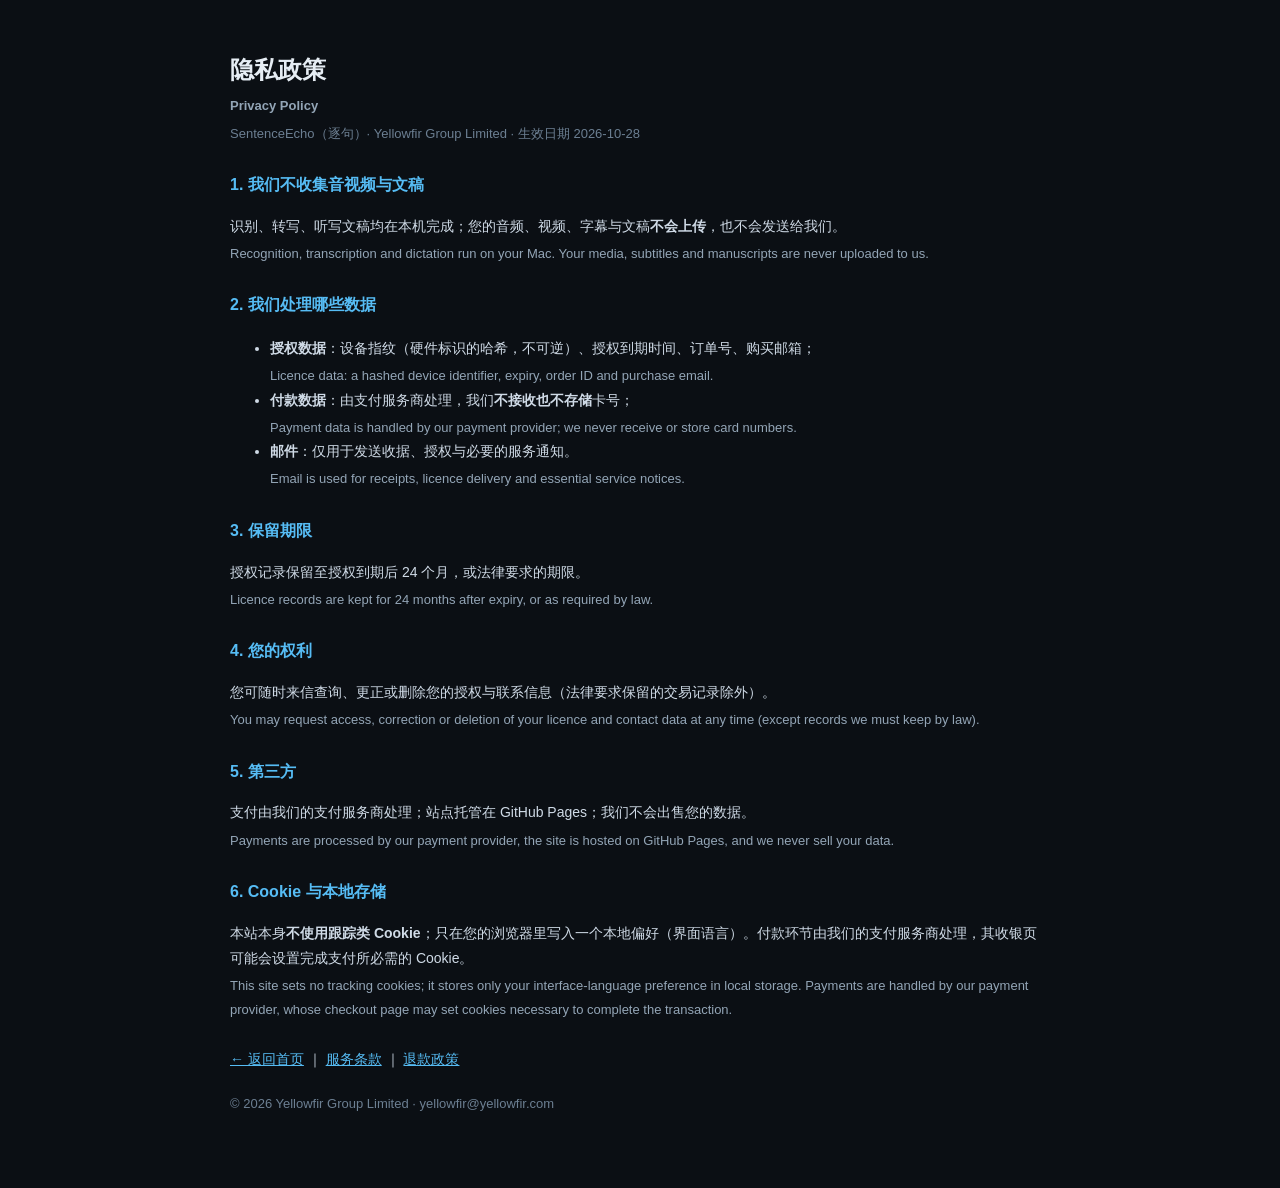
<file: privacy.html>
<!doctype html><html lang="zh"><head><meta charset="utf-8">
<meta name="viewport" content="width=device-width,initial-scale=1">
<title>隐私政策 Privacy Policy — SentenceEcho</title>
<link rel="icon" href="assets/favicon.png">
<style>body{margin:0;background:#0b0f14;color:#e6edf4;font-family:-apple-system,"PingFang SC",sans-serif;line-height:1.8}
.wrap{max-width:820px;margin:0 auto;padding:48px 24px}h1{font-size:24px;margin:0 0 4px}
.meta{color:#6c7f92;font-size:13px;margin:0 0 24px}h2{font-size:16px;color:#56BCF4;margin:26px 0 8px}
p,li{font-size:14px;color:#cfdae6}.en{color:#93a5b6;font-size:13px;display:block;margin-top:3px}
a{color:#56BCF4}code{background:#0d1319;border:1px solid #26313d;border-radius:5px;padding:1px 6px;font-size:13px}</style></head><body><div class="wrap">
<h1>隐私政策<span class="en">Privacy Policy</span></h1>
<p class="meta">SentenceEcho（逐句）· Yellowfir Group Limited · 生效日期 2026-10-28</p>

<h2>1. 我们不收集音视频与文稿</h2>
<p>识别、转写、听写文稿均在本机完成；您的音频、视频、字幕与文稿<b>不会上传</b>，也不会发送给我们。<span class="en">Recognition, transcription and dictation run on your Mac. Your media, subtitles and manuscripts are never uploaded to us.</span></p>

<h2>2. 我们处理哪些数据</h2>
<ul>
<li><b>授权数据</b>：设备指纹（硬件标识的哈希，不可逆）、授权到期时间、订单号、购买邮箱；<span class="en">Licence data: a hashed device identifier, expiry, order ID and purchase email.</span></li>
<li><b>付款数据</b>：由支付服务商处理，我们<b>不接收也不存储</b>卡号；<span class="en">Payment data is handled by our payment provider; we never receive or store card numbers.</span></li>
<li><b>邮件</b>：仅用于发送收据、授权与必要的服务通知。<span class="en">Email is used for receipts, licence delivery and essential service notices.</span></li>
</ul>

<h2>3. 保留期限</h2>
<p>授权记录保留至授权到期后 24 个月，或法律要求的期限。<span class="en">Licence records are kept for 24 months after expiry, or as required by law.</span></p>

<h2>4. 您的权利</h2>
<p>您可随时来信查询、更正或删除您的授权与联系信息（法律要求保留的交易记录除外）。<span class="en">You may request access, correction or deletion of your licence and contact data at any time (except records we must keep by law).</span></p>

<h2>5. 第三方</h2>
<p>支付由我们的支付服务商处理；站点托管在 GitHub Pages；我们不会出售您的数据。<span class="en">Payments are processed by our payment provider, the site is hosted on GitHub Pages, and we never sell your data.</span></p>


<h2>6. Cookie 与本地存储</h2>
<p>本站本身<b>不使用跟踪类 Cookie</b>；只在您的浏览器里写入一个本地偏好（界面语言）。付款环节由我们的支付服务商处理，其收银页可能会设置完成支付所必需的 Cookie。<span class="en">This site sets no tracking cookies; it stores only your interface-language preference in local storage. Payments are handled by our payment provider, whose checkout page may set cookies necessary to complete the transaction.</span></p>

<p style="margin-top:26px"><a href="index.html">← 返回首页</a> ｜ <a href="terms.html">服务条款</a> ｜ <a href="refund.html">退款政策</a></p>
<p class="meta" style="margin-top:20px">© 2026 Yellowfir Group Limited · yellowfir@yellowfir.com</p>
</div></body></html>
</file>
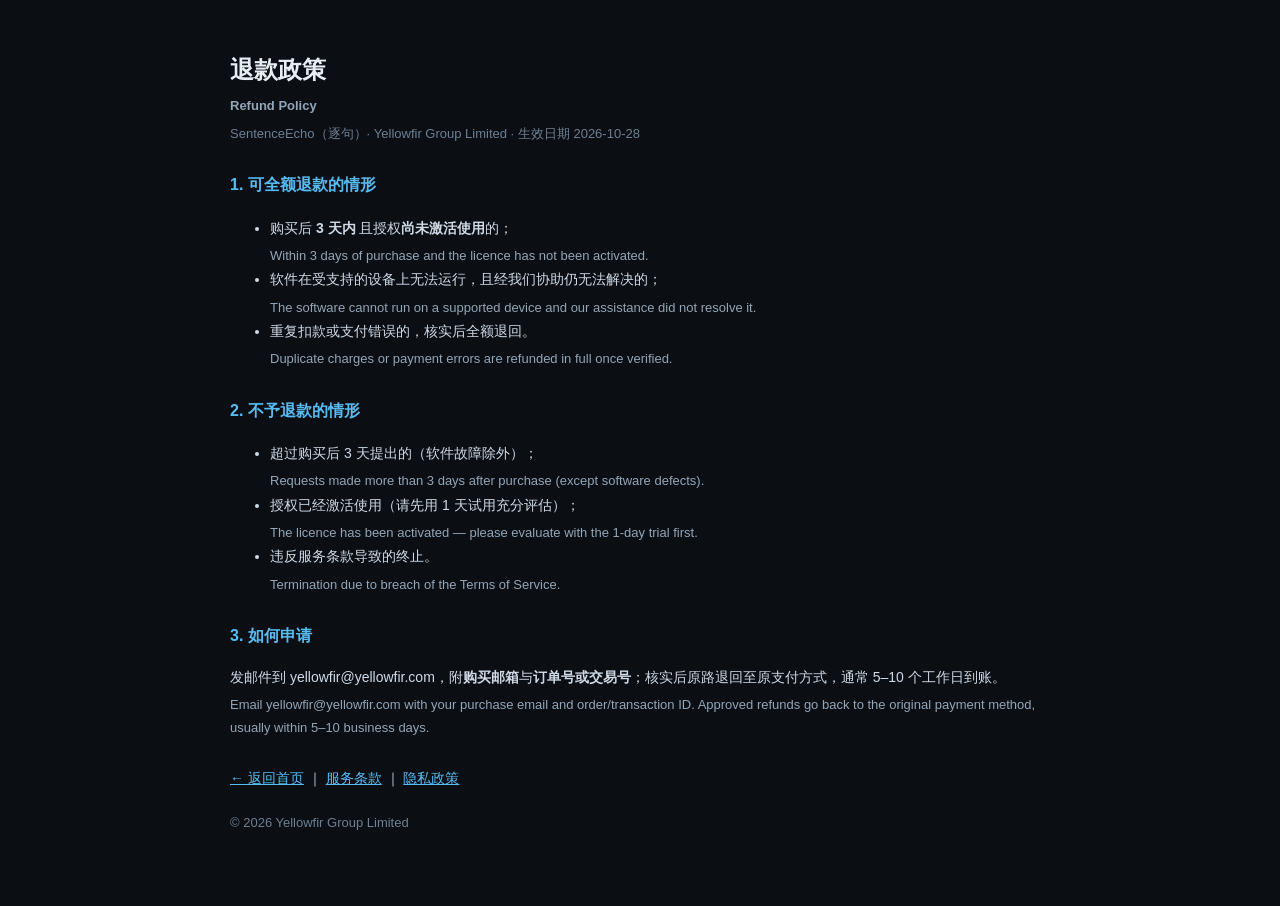
<file: refund.html>
<!doctype html><html lang="zh"><head><meta charset="utf-8">
<meta name="viewport" content="width=device-width,initial-scale=1">
<title>退款政策 Refund Policy — SentenceEcho</title>
<link rel="icon" href="assets/favicon.png">
<style>body{margin:0;background:#0b0f14;color:#e6edf4;font-family:-apple-system,"PingFang SC",sans-serif;line-height:1.8}
.wrap{max-width:820px;margin:0 auto;padding:48px 24px}h1{font-size:24px;margin:0 0 4px}
.meta{color:#6c7f92;font-size:13px;margin:0 0 24px}h2{font-size:16px;color:#56BCF4;margin:26px 0 8px}
p,li{font-size:14px;color:#cfdae6}.en{color:#93a5b6;font-size:13px;display:block;margin-top:3px}
a{color:#56BCF4}code{background:#0d1319;border:1px solid #26313d;border-radius:5px;padding:1px 6px;font-size:13px}</style></head><body><div class="wrap">
<h1>退款政策<span class="en">Refund Policy</span></h1>
<p class="meta">SentenceEcho（逐句）· Yellowfir Group Limited · 生效日期 2026-10-28</p>

<h2>1. 可全额退款的情形</h2>
<ul>
<li>购买后 <b>3 天内</b> 且授权<b>尚未激活使用</b>的；<span class="en">Within 3 days of purchase and the licence has not been activated.</span></li>
<li>软件在受支持的设备上无法运行，且经我们协助仍无法解决的；<span class="en">The software cannot run on a supported device and our assistance did not resolve it.</span></li>
<li>重复扣款或支付错误的，核实后全额退回。<span class="en">Duplicate charges or payment errors are refunded in full once verified.</span></li>
</ul>

<h2>2. 不予退款的情形</h2>
<ul>
<li>超过购买后 3 天提出的（软件故障除外）；<span class="en">Requests made more than 3 days after purchase (except software defects).</span></li>
<li>授权已经激活使用（请先用 1 天试用充分评估）；<span class="en">The licence has been activated — please evaluate with the 1-day trial first.</span></li>
<li>违反服务条款导致的终止。<span class="en">Termination due to breach of the Terms of Service.</span></li>
</ul>

<h2>3. 如何申请</h2>
<p>发邮件到 yellowfir@yellowfir.com，附<b>购买邮箱</b>与<b>订单号或交易号</b>；核实后原路退回至原支付方式，通常 5–10 个工作日到账。<span class="en">Email yellowfir@yellowfir.com with your purchase email and order/transaction ID. Approved refunds go back to the original payment method, usually within 5–10 business days.</span></p>

<p style="margin-top:26px"><a href="index.html">← 返回首页</a> ｜ <a href="terms.html">服务条款</a> ｜ <a href="privacy.html">隐私政策</a></p>
<p class="meta" style="margin-top:20px">© 2026 Yellowfir Group Limited</p>
</div></body></html>
</file>
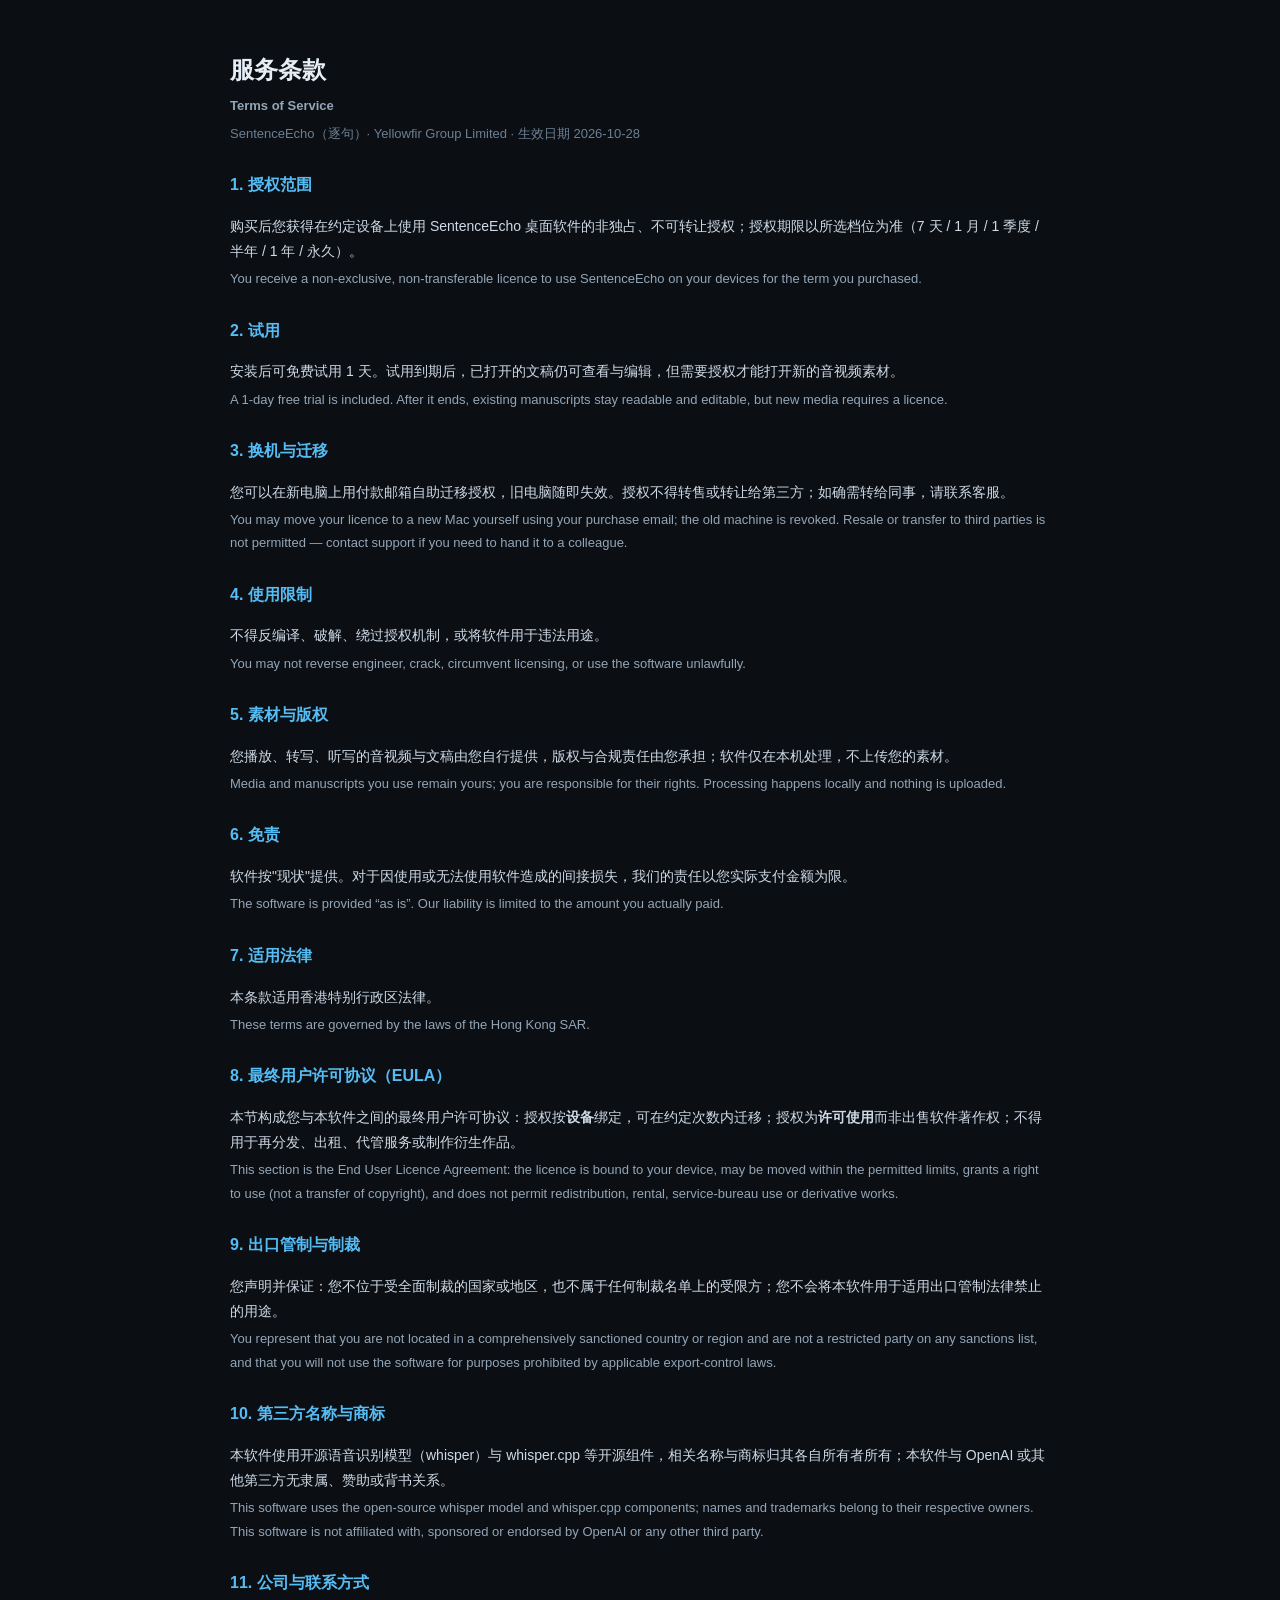
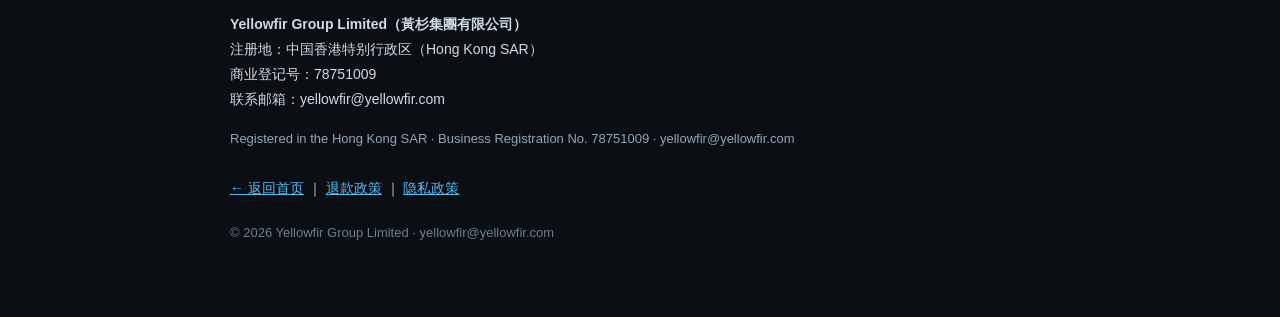
<file: terms.html>
<!doctype html><html lang="zh"><head><meta charset="utf-8">
<meta name="viewport" content="width=device-width,initial-scale=1">
<title>服务条款 Terms of Service — SentenceEcho</title>
<link rel="icon" href="assets/favicon.png">
<style>body{margin:0;background:#0b0f14;color:#e6edf4;font-family:-apple-system,"PingFang SC",sans-serif;line-height:1.8}
.wrap{max-width:820px;margin:0 auto;padding:48px 24px}h1{font-size:24px;margin:0 0 4px}
.meta{color:#6c7f92;font-size:13px;margin:0 0 24px}h2{font-size:16px;color:#56BCF4;margin:26px 0 8px}
p,li{font-size:14px;color:#cfdae6}.en{color:#93a5b6;font-size:13px;display:block;margin-top:3px}
a{color:#56BCF4}code{background:#0d1319;border:1px solid #26313d;border-radius:5px;padding:1px 6px;font-size:13px}</style></head><body><div class="wrap">
<h1>服务条款<span class="en">Terms of Service</span></h1>
<p class="meta">SentenceEcho（逐句）· Yellowfir Group Limited · 生效日期 2026-10-28</p>

<h2>1. 授权范围</h2>
<p>购买后您获得在约定设备上使用 SentenceEcho 桌面软件的非独占、不可转让授权；授权期限以所选档位为准（7 天 / 1 月 / 1 季度 / 半年 / 1 年 / 永久）。<span class="en">You receive a non-exclusive, non-transferable licence to use SentenceEcho on your devices for the term you purchased.</span></p>

<h2>2. 试用</h2>
<p>安装后可免费试用 1 天。试用到期后，已打开的文稿仍可查看与编辑，但需要授权才能打开新的音视频素材。<span class="en">A 1-day free trial is included. After it ends, existing manuscripts stay readable and editable, but new media requires a licence.</span></p>

<h2>3. 换机与迁移</h2>
<p>您可以在新电脑上用付款邮箱自助迁移授权，旧电脑随即失效。授权不得转售或转让给第三方；如确需转给同事，请联系客服。<span class="en">You may move your licence to a new Mac yourself using your purchase email; the old machine is revoked. Resale or transfer to third parties is not permitted — contact support if you need to hand it to a colleague.</span></p>

<h2>4. 使用限制</h2>
<p>不得反编译、破解、绕过授权机制，或将软件用于违法用途。<span class="en">You may not reverse engineer, crack, circumvent licensing, or use the software unlawfully.</span></p>

<h2>5. 素材与版权</h2>
<p>您播放、转写、听写的音视频与文稿由您自行提供，版权与合规责任由您承担；软件仅在本机处理，不上传您的素材。<span class="en">Media and manuscripts you use remain yours; you are responsible for their rights. Processing happens locally and nothing is uploaded.</span></p>

<h2>6. 免责</h2>
<p>软件按"现状"提供。对于因使用或无法使用软件造成的间接损失，我们的责任以您实际支付金额为限。<span class="en">The software is provided “as is”. Our liability is limited to the amount you actually paid.</span></p>

<h2>7. 适用法律</h2>
<p>本条款适用香港特别行政区法律。<span class="en">These terms are governed by the laws of the Hong Kong SAR.</span></p>


<h2>8. 最终用户许可协议（EULA）</h2>
<p>本节构成您与本软件之间的最终用户许可协议：授权按<b>设备</b>绑定，可在约定次数内迁移；授权为<b>许可使用</b>而非出售软件著作权；不得用于再分发、出租、代管服务或制作衍生作品。<span class="en">This section is the End User Licence Agreement: the licence is bound to your device, may be moved within the permitted limits, grants a right to use (not a transfer of copyright), and does not permit redistribution, rental, service-bureau use or derivative works.</span></p>

<h2>9. 出口管制与制裁</h2>
<p>您声明并保证：您不位于受全面制裁的国家或地区，也不属于任何制裁名单上的受限方；您不会将本软件用于适用出口管制法律禁止的用途。<span class="en">You represent that you are not located in a comprehensively sanctioned country or region and are not a restricted party on any sanctions list, and that you will not use the software for purposes prohibited by applicable export-control laws.</span></p>

<h2>10. 第三方名称与商标</h2>
<p>本软件使用开源语音识别模型（whisper）与 whisper.cpp 等开源组件，相关名称与商标归其各自所有者所有；本软件与 OpenAI 或其他第三方无隶属、赞助或背书关系。<span class="en">This software uses the open-source whisper model and whisper.cpp components; names and trademarks belong to their respective owners. This software is not affiliated with, sponsored or endorsed by OpenAI or any other third party.</span></p>

<h2>11. 公司与联系方式</h2>
<p><b>Yellowfir Group Limited（黃杉集團有限公司）</b><br>
注册地：中国香港特别行政区（Hong Kong SAR）<br>
商业登记号：78751009<br>
联系邮箱：yellowfir@yellowfir.com</p>
<p class="en">Registered in the Hong Kong SAR · Business Registration No. 78751009 · yellowfir@yellowfir.com</p>

<p style="margin-top:26px"><a href="index.html">← 返回首页</a> ｜ <a href="refund.html">退款政策</a> ｜ <a href="privacy.html">隐私政策</a></p>
<p class="meta" style="margin-top:20px">© 2026 Yellowfir Group Limited · yellowfir@yellowfir.com</p>
</div></body></html>
</file>
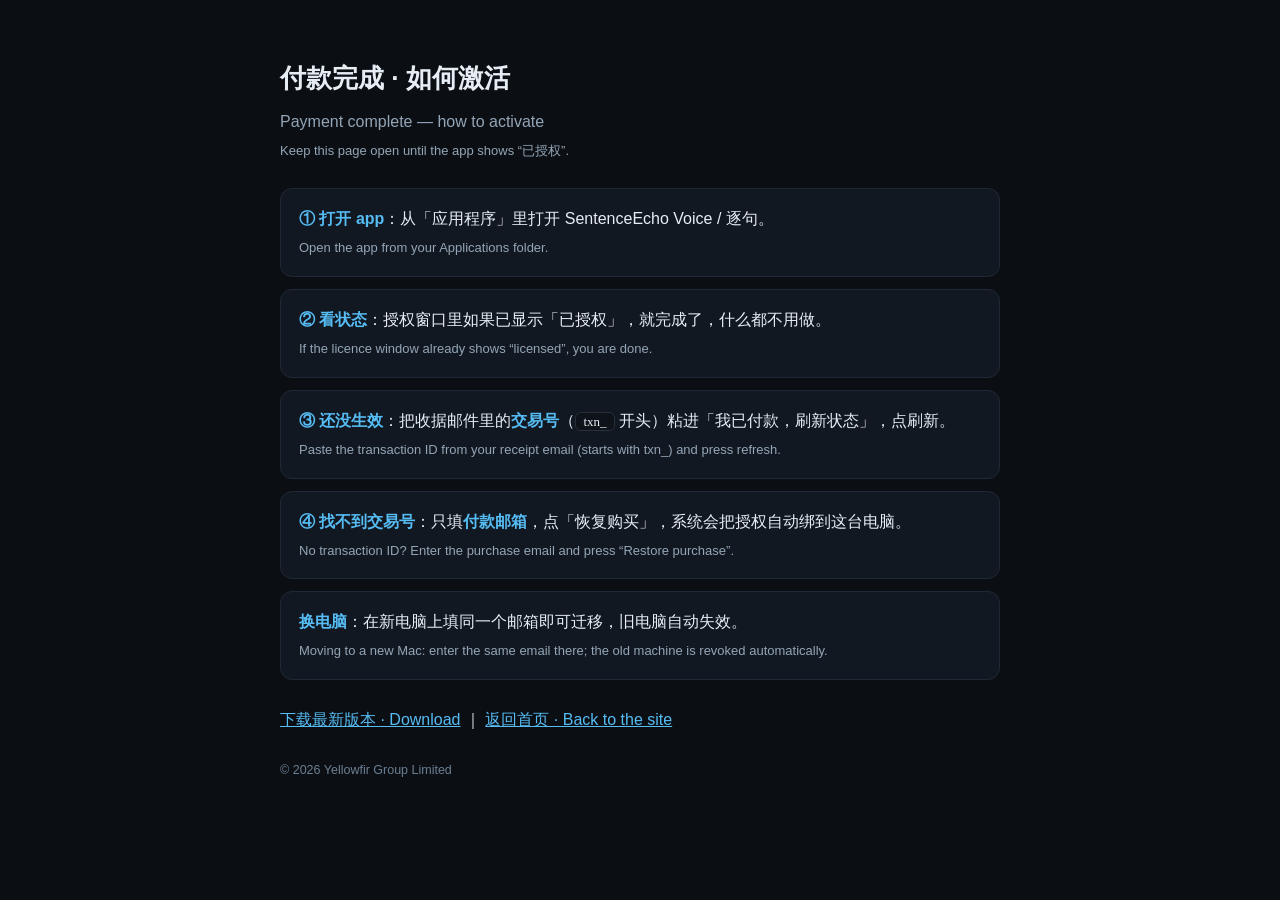
<file: thanks.html>
<!doctype html><html lang="zh"><head><meta charset="utf-8">
<meta name="viewport" content="width=device-width,initial-scale=1">
<title>付款完成 · 激活指引 — SentenceEcho</title>
<link rel="icon" href="assets/favicon.png">
<style>body{margin:0;background:#0b0f14;color:#e6edf4;font-family:-apple-system,"PingFang SC",sans-serif;line-height:1.75}
.wrap{max-width:720px;margin:0 auto;padding:56px 24px}
h1{font-size:26px;margin:0 0 6px}.sub{color:#93a5b6;margin:0 0 26px}
.step{background:#121821;border:1px solid #1f2935;border-radius:12px;padding:16px 18px;margin:0 0 12px}
.step b{color:#56BCF4}.k{background:#0d1319;border:1px solid #26313d;border-radius:6px;padding:1px 7px;font-family:Menlo;font-size:13px}
a{color:#56BCF4}.en{color:#93a5b6;font-size:13px;display:block;margin-top:4px}</style></head><body>
<div class="wrap">
  <h1>付款完成 · 如何激活</h1>
  <p class="sub">Payment complete — how to activate<span class="en">Keep this page open until the app shows “已授权”.</span></p>

  <div class="step"><b>① 打开 app</b>：从「应用程序」里打开 SentenceEcho Voice / 逐句。
    <span class="en">Open the app from your Applications folder.</span></div>

  <div class="step"><b>② 看状态</b>：授权窗口里如果已显示「已授权」，就完成了，什么都不用做。
    <span class="en">If the licence window already shows “licensed”, you are done.</span></div>

  <div class="step"><b>③ 还没生效</b>：把收据邮件里的<b>交易号</b>（<span class="k">txn_</span> 开头）粘进「我已付款，刷新状态」，点刷新。
    <span class="en">Paste the transaction ID from your receipt email (starts with txn_) and press refresh.</span></div>

  <div class="step"><b>④ 找不到交易号</b>：只填<b>付款邮箱</b>，点「恢复购买」，系统会把授权自动绑到这台电脑。
    <span class="en">No transaction ID? Enter the purchase email and press “Restore purchase”.</span></div>

  <div class="step"><b>换电脑</b>：在新电脑上填同一个邮箱即可迁移，旧电脑自动失效。
    <span class="en">Moving to a new Mac: enter the same email there; the old machine is revoked automatically.</span></div>

  <p style="margin-top:26px"><a href="https://github.com/xwindowscn/sentenceecho-downloads/releases/latest">下载最新版本 · Download</a>
   ｜ <a href="index.html">返回首页 · Back to the site</a></p>
  <p style="color:#6c7f92;font-size:12.5px;margin-top:26px">© 2026 Yellowfir Group Limited</p>
</div></body></html>
</file>
<file: style.css>
/* ============================================================
   SentenceEcho — 官网样式
   版式规范见 site/设计说明.md；无外部依赖、无构建步骤。
   ============================================================ */

:root {
  --bg: #0b0f14;
  --panel: #121821;
  --panel-2: #161e28;
  --line: #1e2833;
  --line-soft: rgba(230, 237, 244, .07);
  --txt: #e6edf4;
  --muted: #93a5b6;
  --dim: #7a8b9c;
  --blue: #56bcf4;
  --magenta: #e54eac;
  --magenta-lt: #f07cc0;
  --ink: #08111a;
  --max: 1180px;
  --gutter: clamp(20px, 4.2vw, 40px);
  --sec-y: clamp(30px, 3.8vw, 56px);
  --radius: 18px;
  /* 分节标题字阶（2026-10-28 由原 27/24px 基线整体放大）
     主标题＝原 clamp(27px,3.15vw,42px) 的 2 倍；无编号小节＝原 24px 的约 2.1 倍；
     面板内标题取主标题的 .8，避免窄栏三行。 */
  --h2: clamp(40px, 6.3vw, 84px);
  --h2-panel: clamp(32px, 5.04vw, 67px);
  --h2-minor: clamp(30px, 3.78vw, 50px);
  --eyebrow: 16.5px;
  --sans: -apple-system, BlinkMacSystemFont, "SF Pro Display", "SF Pro Text",
          "Helvetica Neue", "PingFang SC", "Hiragino Sans GB", "Microsoft YaHei",
          "Noto Sans CJK SC", sans-serif;
  --mono: ui-monospace, "SF Mono", SFMono-Regular, Menlo, Consolas, monospace;
}

*, *::before, *::after { box-sizing: border-box; }

html {
  scroll-behavior: smooth;
  scroll-padding-top: 88px;
  -webkit-text-size-adjust: 100%;
}

body {
  margin: 0;
  background: var(--bg);
  color: var(--txt);
  font-family: var(--sans);
  font-size: 16px;
  line-height: 1.7;
  letter-spacing: .005em;
  -webkit-font-smoothing: antialiased;
  -moz-osx-font-smoothing: grayscale;
}

html.i18n-pending body { opacity: 0; }

::selection { background: rgba(86, 188, 244, .3); color: #fff; }

a { color: var(--blue); text-decoration: none; }
a:hover { color: #8ed3f8; }

img { max-width: 100%; }

h1, h2, h3, h4, p, dl, dd, figure { margin: 0; }

:focus-visible {
  outline: 2px solid var(--blue);
  outline-offset: 3px;
  border-radius: 4px;
}

.wrap {
  width: 100%;
  max-width: var(--max);
  margin: 0 auto;
  padding: 0 var(--gutter);
}

.sr-only {
  position: absolute; width: 1px; height: 1px; padding: 0; margin: -1px;
  overflow: hidden; clip: rect(0 0 0 0); white-space: nowrap; border: 0;
}

.skip {
  position: absolute; left: 16px; top: -70px; z-index: 200;
  padding: 10px 16px; border-radius: 8px;
  background: var(--panel-2); color: var(--txt); font-size: 13px;
  border: 1px solid var(--line);
  transition: top .18s ease;
}
.skip:focus { top: 14px; }

/* ── 顶栏 ─────────────────────────────────────────────── */
.site-head {
  position: sticky; top: 0; z-index: 60;
  background: rgba(11, 15, 20, .82);
  -webkit-backdrop-filter: saturate(150%) blur(14px);
  backdrop-filter: saturate(150%) blur(14px);
  border-bottom: 1px solid rgba(230, 237, 244, .06);
}
.head-in {
  display: flex; align-items: center; gap: 28px;
  height: 76px;
}
/* 首屏第一行：横版 LOGO（原 24px → 48px，2.0×）+ 中文名「逐句」 */
.brand { display: inline-flex; align-items: center; gap: 13px; flex: none; }
.brand img { height: 48px; width: auto; display: block; }
.brand-cn {
  font-size: 21px;            /* ≈ 字标字高 24px 的 0.875 */
  font-weight: 700;
  letter-spacing: .06em;
  line-height: 1;
  color: var(--magenta);
  transform: translateY(-1px); /* 字标基线偏高，微调至视觉中轴 */
  white-space: nowrap;
}
.nav {
  display: flex; align-items: center; gap: 26px;
  margin-left: auto;
}
.nav a {
  font-size: 13.5px; color: var(--muted);
  transition: color .18s ease;
  white-space: nowrap;
}
.nav a:hover { color: var(--txt); }
.lang {
  flex: none;
  font-family: inherit;
  font-size: 12px;
  letter-spacing: .06em;
  color: var(--txt);
  background: rgba(255, 255, 255, .03);
  border: 1px solid rgba(230, 237, 244, .14);
  border-radius: 999px;
  height: 30px;
  padding: 0 13px;
  cursor: pointer;
  transition: border-color .18s ease, background .18s ease;
}
.lang:hover { border-color: rgba(86, 188, 244, .5); background: rgba(86, 188, 244, .08); }

/* ── Hero ─────────────────────────────────────────────── */
.hero {
  position: relative;
  overflow: hidden;
  padding: clamp(52px, 7.4vw, 100px) 0 0;
}
.hero-glow {
  position: absolute; left: -8%; right: -8%; top: -22%; height: 82%;
  background:
    radial-gradient(52% 58% at 16% 28%, rgba(86, 188, 244, .17), transparent 70%),
    radial-gradient(44% 52% at 84% 12%, rgba(229, 78, 172, .13), transparent 74%);
  pointer-events: none;
  filter: blur(6px);
}
.hero .wrap { position: relative; z-index: 1; }

.hero-grid {
  display: grid;
  grid-template-columns: minmax(0, 1.62fr) minmax(252px, .78fr);
  gap: clamp(32px, 5vw, 68px);
  align-items: end;
}

.eyebrow {
  display: flex; align-items: center; gap: 10px;
  margin: 0 0 18px;
  font-size: 11px; line-height: 1.4;
  letter-spacing: .19em;
  color: var(--muted);
  text-transform: uppercase;
}
.eb-line {
  flex: none; width: 26px; height: 1px;
  background: linear-gradient(90deg, var(--blue), var(--magenta));
}

.hero-h1 {
  font-size: clamp(38px, 4.5vw, 64px);
  line-height: 1.08;
  font-weight: 700;
  letter-spacing: -.017em;
  margin: 0 0 20px;
}
.hero-h1 span { display: block; }
.grad {
  background: linear-gradient(97deg, #56bcf4 4%, #9dc9ee 42%, #e54eac 96%);
  -webkit-background-clip: text; background-clip: text;
  color: transparent;
}

.tagline {
  display: flex; align-items: center; gap: 11px;
  font-size: clamp(14.5px, 1.35vw, 17px);
  font-weight: 600;
  letter-spacing: .02em;
  color: var(--txt);
  margin: 0 0 22px;
}
.tag-line {
  flex: none; width: 22px; height: 2px; border-radius: 2px;
  background: linear-gradient(90deg, var(--blue), var(--magenta));
}

.lead {
  max-width: 58ch;
  font-size: clamp(15px, 1.3vw, 16.5px);
  line-height: 1.78;
  color: var(--muted);
  margin: 0 0 30px;
}

.cta { display: flex; flex-wrap: wrap; gap: 12px; }
.btn {
  display: inline-flex; align-items: center; justify-content: center; gap: 9px;
  height: 46px; padding: 0 22px;
  border-radius: 12px;
  border: 1px solid transparent;
  font-family: inherit; font-size: 14.5px; font-weight: 600;
  letter-spacing: .01em;
  cursor: pointer;
  transition: transform .16s ease, box-shadow .2s ease, background .2s ease, border-color .2s ease, filter .2s ease;
}
.btn .ico { flex: none; }
.btn-primary {
  color: var(--ink);
  background: linear-gradient(100deg, var(--blue), var(--magenta));
  box-shadow: 0 10px 28px rgba(86, 188, 244, .18);
}
.btn-primary:hover {
  color: var(--ink);
  filter: brightness(1.07);
  transform: translateY(-1px);
  box-shadow: 0 16px 38px rgba(86, 188, 244, .26);
}
.btn-ghost {
  color: var(--txt);
  background: rgba(255, 255, 255, .025);
  border-color: rgba(230, 237, 244, .16);
}
.btn-ghost:hover {
  color: var(--txt);
  background: rgba(255, 255, 255, .055);
  border-color: rgba(230, 237, 244, .28);
  transform: translateY(-1px);
}
.btn-lg { height: 54px; padding: 0 28px; font-size: 15.5px; border-radius: 14px; }

.hero-meta {
  margin: 20px 0 0;
  font-size: 12.5px;
  color: var(--dim);
  letter-spacing: .02em;
}

.facts {
  border-left: 1px solid var(--line);
  padding-left: clamp(18px, 2.4vw, 30px);
}
.fact {
  display: flex; flex-direction: column; gap: 2px;
  padding: 10px 0;
  border-bottom: 1px solid rgba(230, 237, 244, .055);
}
.fact:last-child { border-bottom: 0; padding-bottom: 0; }
.fact:first-child { padding-top: 0; }
.fact-k {
  font-size: 10px; letter-spacing: .2em; text-transform: uppercase;
  color: var(--dim);
}
.fact-v { font-size: 13.5px; color: #cfdae6; line-height: 1.5; }

/* ── 截图 ─────────────────────────────────────────────── */
.shot { margin: clamp(42px, 6vw, 82px) 0 0; }
/* 三张界面图统一：12px 圆角 + 1px 描边 + 轻投影（2026-10-28） */
.shot-frame {
  padding: 1px;
  border-radius: 13px;
  background: linear-gradient(158deg,
    rgba(86, 188, 244, .38) 0%,
    rgba(229, 78, 172, .18) 36%,
    rgba(230, 237, 244, .07) 74%);
  box-shadow: 0 24px 64px rgba(0, 0, 0, .45);
}
.shot-frame img {
  display: block; width: 100%; height: auto;
  border-radius: 12px;
}
.dlg-shot {
  display: block; width: 100%; height: auto;
  border-radius: 12px;
  border: 1px solid var(--line);
  box-shadow: 0 10px 26px rgba(0, 0, 0, .32);
}
.shot-cap {
  display: flex; justify-content: space-between; gap: 20px;
  margin-top: 14px;
  font-size: 12px; color: var(--dim); line-height: 1.5;
}
.shot-cap-r { flex: none; }

/* ── 三条腿 ───────────────────────────────────────────── */
.legs-band {
  border-top: 1px solid var(--line-soft);
  margin-top: clamp(46px, 6vw, 82px);
}
.legs {
  display: grid;
  grid-template-columns: repeat(3, minmax(0, 1fr));
}
.leg {
  padding: clamp(26px, 3.4vw, 40px) clamp(18px, 2.6vw, 34px);
  border-left: 1px solid var(--line-soft);
}
.leg:first-child { border-left: 0; padding-left: 0; }
.leg:last-child { padding-right: 0; }
.leg-k {
  display: flex; align-items: baseline; gap: 10px;
  margin: 0 0 10px;
  font-size: 10px; letter-spacing: .22em; text-transform: uppercase;
  color: var(--dim);
}
.leg-num { font-family: var(--mono); font-size: 10px; color: var(--blue); letter-spacing: .06em; }
.leg h3 { font-size: 16.5px; font-weight: 600; margin: 0 0 8px; line-height: 1.4; }
.leg p { font-size: 13.2px; line-height: 1.67; color: var(--muted); margin: 0; }

/* ── 区块通用 ─────────────────────────────────────────── */
.section {
  padding: var(--sec-y) 0;
  border-top: 1px solid var(--line-soft);
}
/* 分节层级（2026-10-28）：主节＝全宽发丝线＋编号；能力细分＝短标记＋更紧的上边距；
   重点块＝整幅浅色底带。三层让读者一眼分出「主 / 次 / 辅」，不靠加大留白。 */
.section--minor {
  border-top: 0;
  padding-top: clamp(18px, 2.2vw, 30px);
}
.section--minor > .wrap::before {
  content: "";
  display: block;
  width: 44px; height: 1px;
  margin-bottom: clamp(13px, 1.7vw, 19px);
  background: linear-gradient(90deg, rgba(86, 188, 244, .55), rgba(229, 78, 172, .2));
}
.section--band {
  border-top: 1px solid rgba(86, 188, 244, .15);
  border-bottom: 1px solid rgba(230, 237, 244, .05);
  background:
    radial-gradient(80% 120% at 12% 0%, rgba(86, 188, 244, .05), transparent 62%),
    linear-gradient(180deg, #0e141c, #0b1017);
}
/* 标题放大后行宽同步加宽（原 800px），使 13 字长标题在桌面不超过两行 */
.sec-head { max-width: min(1100px, 100%); margin-bottom: clamp(14px, 2vw, 22px); }
.sec-head h2,
.spot-lead h2,
.dl-copy h2 {
  font-size: var(--h2);
  line-height: 1.14;
  font-weight: 600;
  letter-spacing: -.028em;
  margin: 0 0 14px;
  text-wrap: pretty;
}
/* 无编号小节标题（引擎 / 复读三档 / 查词 / 语言包 / 价格）：原 UA 默认 24px */
.section > .wrap > h2 {
  font-size: var(--h2-minor);
  line-height: 1.18;
  font-weight: 600;
  letter-spacing: -.022em;
  margin: 0 0 12px;
  text-wrap: pretty;
}
/* 编号眉标随标题放大 1.5×（11 → 16.5），保持引导标签层级，不与主标题争夺重心 */
.sec-head .eyebrow,
.spot-lead .eyebrow,
.dl-copy .eyebrow { font-size: var(--eyebrow); letter-spacing: .16em; margin-bottom: 14px; }
.sec-sub {
  max-width: 64ch;
  font-size: clamp(14.5px, 1.35vw, 16px);
  line-height: 1.72;
  color: var(--muted);
  margin: 0;
}

/* ── 痛点 ─────────────────────────────────────────────── */
.pains { list-style: none; margin: 0; padding: 0; border-top: 1px solid var(--line); }
.pain {
  display: grid;
  grid-template-columns: 48px minmax(0, 1fr) minmax(0, 1.06fr);
  gap: clamp(16px, 3vw, 44px);
  padding: clamp(22px, 2.6vw, 30px) 0;
  border-bottom: 1px solid var(--line-soft);
}
.p-num {
  font-family: var(--mono);
  font-size: 11.5px;
  color: var(--dim);
  padding-top: 5px;
  letter-spacing: .06em;
}
.p-text h3 {
  font-size: clamp(16px, 1.55vw, 18.5px);
  font-weight: 600;
  line-height: 1.48;
  margin: 0 0 8px;
}
.p-text p { font-size: 14.2px; line-height: 1.7; color: var(--muted); margin: 0; }
.p-solve {
  border-left: 1px solid rgba(86, 188, 244, .28);
  padding-left: clamp(16px, 2vw, 26px);
}
.p-label {
  display: inline-block;
  margin-bottom: 7px;
  font-family: var(--mono);
  font-size: 10px;
  letter-spacing: .1em;
  color: var(--blue);
}
.p-solve p { font-size: 14.2px; line-height: 1.7; color: #cfdae6; margin: 0; }

/* ── 模块 ─────────────────────────────────────────────── */
.modules {
  display: grid;
  grid-template-columns: repeat(2, minmax(0, 1fr));
  gap: clamp(14px, 1.8vw, 20px);
}
.module {
  padding: clamp(22px, 2.5vw, 30px);
  border: 1px solid rgba(230, 237, 244, .075);
  border-radius: var(--radius);
  background: linear-gradient(180deg, #121821 0%, #0e141b 100%);
  transition: border-color .25s ease, transform .25s ease, box-shadow .25s ease;
}
.module:hover {
  border-color: rgba(86, 188, 244, .3);
  transform: translateY(-2px);
  box-shadow: 0 22px 54px rgba(0, 0, 0, .36);
}
.m-head {
  display: flex; align-items: center; justify-content: space-between;
  margin-bottom: 18px;
}
.m-ico {
  width: 36px; height: 36px; border-radius: 10px;
  display: grid; place-items: center;
  color: var(--blue);
  background: rgba(86, 188, 244, .1);
  border: 1px solid rgba(86, 188, 244, .18);
}
.m-ico.mag {
  color: var(--magenta-lt);
  background: rgba(229, 78, 172, .1);
  border-color: rgba(229, 78, 172, .2);
}
.m-num { font-family: var(--mono); font-size: 11px; color: var(--dim); letter-spacing: .12em; }
.module h3 { font-size: 19px; font-weight: 600; letter-spacing: -.01em; margin: 0 0 16px; }
.m-body { display: flex; flex-direction: column; gap: 12px; margin: 0 0 18px; }
.m-body dt {
  font-size: 9.5px; letter-spacing: .18em; text-transform: uppercase;
  color: var(--dim); margin-bottom: 3px;
}
.m-body dd { font-size: 13.6px; line-height: 1.62; color: #b9c7d6; margin: 0; }
.chips {
  display: flex; flex-wrap: wrap; gap: 6px;
  list-style: none; margin: 0; padding: 16px 0 0;
  border-top: 1px solid rgba(230, 237, 244, .06);
}
.chips li {
  font-size: 11.3px; line-height: 1.4;
  color: #a9b9c9;
  padding: 4px 9px;
  border: 1px solid rgba(230, 237, 244, .09);
  border-radius: 999px;
  background: rgba(255, 255, 255, .02);
}

/* ── 无字幕 spotlight ─────────────────────────────────── */
.spot {
  display: grid;
  grid-template-columns: minmax(0, .95fr) minmax(0, 1.05fr);
  gap: clamp(26px, 4vw, 60px);
  padding: clamp(28px, 4vw, 52px);
  border: 1px solid rgba(230, 237, 244, .09);
  border-radius: 24px;
  background:
    radial-gradient(120% 120% at 0% 0%, rgba(86, 188, 244, .09), transparent 55%),
    radial-gradient(120% 120% at 100% 100%, rgba(229, 78, 172, .07), transparent 55%),
    #0f151d;
  overflow: hidden;
}
.spot-lead h2 {
  font-size: var(--h2-panel);
  line-height: 1.16;
  text-wrap: pretty;
}
.spot-sub {
  font-size: 14.6px; line-height: 1.72; color: var(--muted);
  max-width: 46ch; margin: 0;
}
.spot-list { list-style: none; margin: 0; padding: 0; }
.spot-list li { padding: 11px 0; border-top: 1px solid rgba(230, 237, 244, .08); }
.spot-list li:first-child { border-top: 0; padding-top: 0; }
.spot-list h3 {
  display: flex; align-items: center; gap: 9px;
  font-size: 15px; font-weight: 600; margin: 0 0 5px;
}
.spot-list h3::before {
  content: ""; flex: none;
  width: 5px; height: 5px; border-radius: 50%;
  background: var(--blue);
  box-shadow: 0 0 9px rgba(86, 188, 244, .65);
}
.spot-list li:nth-child(2) h3::before {
  background: var(--magenta-lt);
  box-shadow: 0 0 9px rgba(229, 78, 172, .55);
}
.spot-list p { font-size: 13.6px; line-height: 1.62; color: var(--muted); margin: 0; }
.spot-note {
  grid-column: 1 / -1;
  margin: 0; padding-top: 18px;
  border-top: 1px solid rgba(230, 237, 244, .08);
  font-size: 12px; line-height: 1.62; color: var(--dim);
}

/* ── 对比表 ───────────────────────────────────────────── */
.table-wrap {
  border: 1px solid rgba(230, 237, 244, .09);
  border-radius: var(--radius);
  background: linear-gradient(180deg, #111821, #0e141b);
  overflow-x: auto;
  -webkit-overflow-scrolling: touch;
}
.table-wrap::-webkit-scrollbar { height: 10px; }
.table-wrap::-webkit-scrollbar-track { background: transparent; }
.table-wrap::-webkit-scrollbar-thumb {
  background: #22303f; border-radius: 999px; border: 3px solid #0e141b;
}
.cmp {
  width: 100%;
  min-width: 960px;
  border-collapse: separate;
  border-spacing: 0;
}
.cmp th, .cmp td {
  padding: 13px 14px;
  text-align: center;
  border-bottom: 1px solid rgba(230, 237, 244, .055);
}
.cmp thead th {
  padding: 16px 14px;
  font-size: 11px; font-weight: 600; letter-spacing: .1em;
  color: var(--muted);
  white-space: nowrap;
  border-bottom: 1px solid rgba(230, 237, 244, .1);
  background: #111821;
}
.cmp thead th:first-child {
  position: sticky; left: 0; z-index: 3;
  text-align: left; padding-left: 20px;
  box-shadow: 1px 0 0 rgba(230, 237, 244, .06);
}
.cmp tbody th {
  width: 28%;
  padding-left: 20px;
  text-align: left;
  font-size: 13px; font-weight: 500;
  color: #c6d2df;
  position: sticky; left: 0; z-index: 2;
  background: #111821;
  box-shadow: 1px 0 0 rgba(230, 237, 244, .06);
}
.cmp tbody tr:hover th { background: #131b24; }
.cmp tbody tr:hover td { background-color: rgba(255, 255, 255, .018); }
.cmp tbody tr:last-child th,
.cmp tbody tr:last-child td { border-bottom: 0; }
.cmp .is-us { background: rgba(86, 188, 244, .055); }
.cmp thead .is-us { color: var(--txt); }
.cmp thead .is-us::before {
  content: ""; display: block;
  position: absolute; top: 0; height: 2px; left: 0; right: 0;
  background: linear-gradient(90deg, var(--blue), var(--magenta));
}
.cmp thead .is-us { position: relative; }
.cmp td.is-us { color: var(--txt); font-weight: 600; }
.cmp tbody tr:hover td.is-us { background-color: rgba(86, 188, 244, .075); }
.v { display: inline-block; line-height: 1; }
.yes .v { color: var(--blue); font-size: 16px; font-weight: 700; }
.part .v {
  color: #a9b9c9; font-size: 11px;
  padding: 3px 7px; border-radius: 999px;
  border: 1px solid rgba(230, 237, 244, .12);
}
.no .v { color: #7a8b9c; font-size: 14px; }
.free {
  color: #fff; font-size: 11.5px; font-weight: 600;
  padding: 3px 10px; border-radius: 999px;
  background: linear-gradient(100deg, rgba(86, 188, 244, .22), rgba(229, 78, 172, .22));
  border: 1px solid rgba(86, 188, 244, .35);
}
.free .bi-en { color: rgba(255, 255, 255, .88); font-size: 10px; margin-top: 2px; }
.table-note {
  margin: 14px 0 0;
  font-size: 12px; line-height: 1.65; color: var(--dim);
  max-width: 84ch;
}
.table-hint { display: none; }

/* ── 流水线 ───────────────────────────────────────────── */
.pipeline {
  padding: clamp(26px, 3.6vw, 44px);
  border: 1px solid rgba(230, 237, 244, .09);
  border-radius: 24px;
  background:
    linear-gradient(180deg, rgba(86, 188, 244, .055), rgba(229, 78, 172, .025) 72%, transparent);
  overflow: hidden;
}
.pipe-badge {
  display: inline-flex; align-items: center; gap: 8px;
  margin-bottom: clamp(24px, 3vw, 36px);
  padding: 6px 12px;
  border: 1px solid rgba(230, 237, 244, .12);
  border-radius: 999px;
  background: rgba(11, 15, 20, .45);
  font-size: 10.5px; letter-spacing: .16em; text-transform: uppercase;
  color: #c6d2df;
}
.pipe-dot {
  width: 6px; height: 6px; border-radius: 50%;
  background: linear-gradient(100deg, var(--blue), var(--magenta));
  box-shadow: 0 0 10px rgba(86, 188, 244, .7);
}
.steps {
  list-style: none; margin: 0; padding: 0;
  display: grid;
  grid-template-columns: repeat(7, minmax(0, 1fr));
}
.step { position: relative; padding-right: 14px; }
.step::after {
  content: ""; position: absolute;
  top: 13px; left: 28px; right: 2px; height: 1px;
  background: linear-gradient(90deg, rgba(86, 188, 244, .45), rgba(229, 78, 172, .1));
}
.step:last-child::after { display: none; }
.step-num {
  position: relative; z-index: 1;
  width: 27px; height: 27px; border-radius: 50%;
  display: grid; place-items: center;
  font-family: var(--mono); font-size: 10.5px;
  color: var(--blue);
  background: #0b0f14;
  border: 1px solid rgba(86, 188, 244, .4);
}
.step h3 { font-size: 14px; font-weight: 600; margin: 14px 0 5px; line-height: 1.4; }
.step p { font-size: 12px; line-height: 1.55; color: var(--muted); margin: 0; }
.pipe-foot {
  display: flex; flex-wrap: wrap; align-items: center; gap: 10px;
  margin: clamp(24px, 3vw, 34px) 0 0;
  padding-top: 20px;
  border-top: 1px dashed rgba(230, 237, 244, .1);
  font-size: 12px; color: var(--muted); letter-spacing: .02em;
}
.pipe-foot .sep { color: #5b6b7c; }
.pipe-note {
  margin-top: 22px;
  padding-left: clamp(0px, 2vw, 20px);
  border-left: 1px solid rgba(229, 78, 172, .25);
  max-width: 80ch;
}
.pipe-note p { font-size: 14px; line-height: 1.75; color: var(--muted); margin: 0; }
.pipe-h span { display: block; }
.keys-h span { display: block; }
html[lang="en"] .keys-h span + span { margin-left: .25em; }

/* ── 数字 ─────────────────────────────────────────────── */
.stats {
  display: grid;
  grid-template-columns: repeat(4, minmax(0, 1fr));
  gap: clamp(22px, 3.2vw, 46px);
}
.stat { padding-top: 20px; border-top: 1px solid rgba(230, 237, 244, .12); }
.stat-num {
  display: flex; align-items: baseline; gap: 7px;
  margin: 0 0 12px;
  font-size: clamp(30px, 3.3vw, 44px);
  font-weight: 700; line-height: 1;
  letter-spacing: -.03em;
  font-variant-numeric: tabular-nums;
  white-space: nowrap;
}
.stat-num .arr { font-size: .6em; font-weight: 400; color: #5b6b7c; }
.stat-num .hl {
  background: linear-gradient(100deg, var(--blue), var(--magenta));
  -webkit-background-clip: text; background-clip: text;
  color: transparent;
}
.stat-label { font-size: 14px; font-weight: 600; color: var(--txt); margin: 0 0 8px; line-height: 1.5; }
.stat-note { font-size: 12px; line-height: 1.62; color: var(--dim); margin: 0; }
.stats-note { margin: clamp(26px, 3vw, 36px) 0 0; font-size: 12px; color: var(--dim); }

.esc-band {
  display: flex; align-items: center;
  gap: clamp(16px, 2.6vw, 30px);
  margin-top: clamp(22px, 2.8vw, 32px);
  padding: clamp(18px, 2.2vw, 24px) clamp(20px, 2.8vw, 30px);
  border: 1px solid rgba(230, 237, 244, .1);
  border-radius: 16px;
  background: linear-gradient(100deg,
    rgba(86, 188, 244, .075),
    rgba(229, 78, 172, .04) 70%,
    transparent);
}
.esc-key { flex: none; }
.esc-key kbd {
  font-size: 15px; padding: 10px 16px; border-radius: 9px;
  color: var(--txt);
  border-color: rgba(86, 188, 244, .42);
  box-shadow: 0 0 0 1px rgba(86, 188, 244, .1), 0 8px 20px rgba(0, 0, 0, .35);
}
.esc-copy h3 { font-size: 15px; font-weight: 600; margin: 0 0 4px; }
.esc-copy p { font-size: 13px; line-height: 1.65; color: var(--muted); margin: 0; }

/* ── 快捷键 ───────────────────────────────────────────── */
.keys-panel {
  padding: clamp(20px, 2.6vw, 28px);
  border: 1px solid rgba(230, 237, 244, .08);
  border-radius: var(--radius);
  background: linear-gradient(180deg, #111821, #0e141b);
}
.keys-panel + .keys-panel { margin-top: 16px; }
.keys-head {
  display: flex; align-items: center; flex-wrap: wrap; gap: 12px;
  margin-bottom: 16px; padding-bottom: 14px;
  border-bottom: 1px solid rgba(230, 237, 244, .07);
}
.keys-head h3 { font-size: 15.5px; font-weight: 600; margin: 0; }
.keys-tag {
  font-size: 10.5px; color: var(--muted);
  padding: 3px 9px; border-radius: 999px;
  border: 1px solid rgba(230, 237, 244, .1);
  letter-spacing: .06em;
}
.keys-grid {
  display: grid;
  grid-template-columns: repeat(3, minmax(0, 1fr));
  gap: 0 26px;
}
.krow {
  display: grid;
  grid-template-columns: minmax(84px, auto) minmax(0, 1fr);
  gap: 10px;
  align-items: start;
  padding: 7px 0;
  border-bottom: 1px solid rgba(230, 237, 244, .04);
}
.kbd { display: flex; align-items: center; gap: 4px; white-space: nowrap; }
.kbd i { font-style: normal; color: #7a8b9c; font-size: 10px; }
kbd {
  font-family: var(--mono);
  font-size: 11px; line-height: 1;
  padding: 4px 6px;
  color: #cfe4f5;
  background: #0b1118;
  border: 1px solid #2a3746;
  border-bottom-color: #334455;
  border-radius: 6px;
  box-shadow: 0 1px 0 rgba(0, 0, 0, .35);
}
.kdesc { font-size: 12.6px; line-height: 1.5; color: var(--muted); padding-top: 2px; }

/* ── 下载 ─────────────────────────────────────────────── */
.section-dl { padding-bottom: clamp(32px, 4vw, 52px); }
.dl-panel {
  position: relative;
  overflow: hidden;           /* 装饰光晕（::before inset:-12%）不再越界引发横向滚动 */
  display: grid;
  grid-template-columns: minmax(0, 1.22fr) minmax(190px, .55fr);
  gap: clamp(26px, 4vw, 56px);
  align-items: center;
  padding: clamp(30px, 5vw, 64px);
  border: 1px solid rgba(230, 237, 244, .1);
  border-radius: 26px;
  background:
    radial-gradient(90% 120% at 12% 0%, rgba(86, 188, 244, .12), transparent 55%),
    radial-gradient(80% 110% at 92% 100%, rgba(229, 78, 172, .1), transparent 60%),
    #0f151d;
  overflow: hidden;
}
.dl-copy h2 { font-size: var(--h2-panel); line-height: 1.16; margin-bottom: 12px; }
.dl-sub {
  max-width: 54ch;
  font-size: 14.8px; line-height: 1.72;
  color: var(--muted);
  margin: 0 0 26px;
}
.dl-chips {
  display: flex; flex-wrap: wrap; gap: 8px;
  list-style: none; margin: 22px 0 0; padding: 0;
}
.dl-chips li {
  font-size: 11.3px; color: #b9c7d6;
  padding: 4px 10px; border-radius: 999px;
  border: 1px solid rgba(230, 237, 244, .12);
}
.dl-note {
  max-width: 56ch;
  margin: 16px 0 0;
  font-size: 11.8px; line-height: 1.62; color: var(--dim);
}
.dl-alt {
  margin: 8px 0 0; font-size: 12.5px;
}
.dl-alt a { color: #7fd4fb; text-decoration: none; border-bottom: 1px dashed rgba(127,212,251,.5); }
.dl-alt a:hover { color: #a9e6ff; }
.dl-sep { color: #4a6478; margin: 0 8px; }

.dl-steps {
  max-width: 56ch;
  margin: 18px 0 0; padding-left: 20px;
  font-size: 12.6px; line-height: 1.72; color: var(--muted);
}
.dl-steps li { margin-top: 6px; }
.dl-art { position: relative; display: flex; justify-content: center; }
.dl-art img {
  width: min(210px, 72%);
  height: auto;
  filter: drop-shadow(0 24px 60px rgba(86, 188, 244, .18));
}
.dl-art::before {
  content: "";
  position: absolute; inset: -12%;
  background: radial-gradient(closest-side, rgba(86, 188, 244, .22), rgba(229, 78, 172, .08) 55%, transparent 76%);
  filter: blur(28px);
  z-index: 0;
}
.dl-art img { position: relative; z-index: 1; }

/* ── 页脚 ─────────────────────────────────────────────── */
.site-foot {
  border-top: 1px solid var(--line-soft);
  padding: 36px 0 48px;
}
.foot-top {
  display: flex; align-items: center; justify-content: space-between;
  flex-wrap: wrap; gap: 22px;
  padding-bottom: 26px;
  border-bottom: 1px solid rgba(230, 237, 244, .05);
}
.foot-logo { height: 20px; width: auto; opacity: .9; }
.foot-nav { display: flex; flex-wrap: wrap; gap: 22px; }
.foot-nav a { font-size: 12.5px; color: var(--muted); }
.foot-nav a:hover { color: var(--txt); }
.foot-bottom {
  display: flex; flex-wrap: wrap; align-items: center; gap: 16px;
  padding-top: 22px;
  font-size: 12px; color: var(--dim);
}
.foot-bottom p { margin: 0; }
.foot-top-link { margin-left: auto; font-size: 12px; color: var(--muted); }
.foot-top-link:hover { color: var(--txt); }

/* ── 滚动出现 ─────────────────────────────────────────── */
.js .reveal {
  opacity: 0;
  transform: translateY(16px);
  transition:
    opacity .7s cubic-bezier(.2, .7, .3, 1),
    transform .7s cubic-bezier(.2, .7, .3, 1);
  transition-delay: calc(var(--i, 0) * 55ms);
}
.js .reveal.in { opacity: 1; transform: none; }

/* ── 英文排版微调 ─────────────────────────────────────── */
html[lang="en"] body { letter-spacing: 0; }
html[lang="en"] .hero-h1 {
  font-size: clamp(38px, 4.15vw, 58px);
  letter-spacing: -.032em;
  max-width: none;
}
html[lang="en"] .sec-head h2,
html[lang="en"] .spot-lead h2,
html[lang="en"] .dl-copy h2 {
  letter-spacing: -.028em;
  text-wrap: balance;
}
html[lang="en"] .eyebrow { letter-spacing: .15em; }
html[lang="en"] .lead { max-width: 54ch; }
html[lang="en"] .step p { max-width: 22ch; }
@media (min-width: 621px) {
  html[lang="en"] .cmp tbody th { width: 30%; font-size: 12.6px; line-height: 1.45; }
  html[lang="en"] .cmp thead th { font-size: 10.5px; letter-spacing: .06em; }
}

/* ── 通用栅格（原内联 grid 收口，便于窄屏折叠）───────────── */
.g2, .g3 { display: grid; gap: 12px; margin-top: 14px; }
.g2 { grid-template-columns: repeat(2, minmax(0, 1fr)); }
.g3 { grid-template-columns: repeat(3, minmax(0, 1fr)); }

/* ── 价格与授权 ───────────────────────────────────────── */
.price-grid {
  display: grid;
  grid-template-columns: repeat(6, minmax(0, 1fr));
  gap: 10px;
  margin-top: 14px;
}
.price-card {
  display: flex; flex-direction: column; align-items: center;
  padding: 14px 10px 12px;
  background: var(--panel);
  border: 1px solid var(--line);
  border-radius: 12px;
}
.price-plan { font-size: 13px; color: var(--muted); line-height: 1.35; text-align: center; }
.price-plan .bi-en { font-size: 11px; margin-top: 1px; }
.price-num {
  font-size: 27px; font-weight: 800; letter-spacing: -.02em;
  color: var(--txt); margin: 6px 0 11px; line-height: 1;
}
.price-card .btn { width: 100%; height: 34px; font-size: 12.5px; padding: 0 10px; border-radius: 9px; }
.price-card .btn .bi-en { display: block; font-size: 10.5px; line-height: 1.1; margin: 1px 0 0; }
.info-grid {
  display: grid; grid-template-columns: 1fr 1fr; gap: 10px; margin-top: 12px;
}
.info-card {
  background: var(--panel); border: 1px solid var(--line);
  border-radius: 12px; padding: 14px;
}
.info-card h3 { margin: 0 0 8px; font-size: 15px; font-weight: 600; }
.info-card p { margin: 0; color: var(--muted); font-size: 13.5px; }

/* ============================================================
   响应式
   ============================================================ */
@media (max-width: 1080px) {
  .steps { grid-template-columns: 1fr; }
  .step {
    display: grid;
    grid-template-columns: 28px minmax(0, 1fr);
    column-gap: 14px;
    padding: 14px 0;
    border-top: 1px solid rgba(230, 237, 244, .06);
  }
  .step:first-child { border-top: 0; padding-top: 0; }
  .step::after { display: none; }
  .step-num { grid-row: 1 / span 2; }
  .step h3 { grid-column: 2; margin: 2px 0 0; }
  .step p { grid-column: 2; margin-top: 4px; }
  .keys-grid { grid-template-columns: repeat(2, minmax(0, 1fr)); }
}

@media (max-width: 960px) {
  .hero-grid { grid-template-columns: 1fr; align-items: start; }
  .facts {
    display: grid;
    grid-template-columns: repeat(3, minmax(0, 1fr));
    gap: 0 24px;
    border-left: 0;
    border-top: 1px solid var(--line-soft);
    padding: 18px 0 0;
  }
  .fact { border-bottom: 0; padding: 8px 0; }
  .fact:first-child { padding-top: 8px; }
  .spot { grid-template-columns: 1fr; }
  .spot-note { grid-column: auto; }
  .stats { grid-template-columns: repeat(2, minmax(0, 1fr)); }
  .nav { gap: 20px; }
}

@media (max-width: 860px) {
  .nav { display: none; }
  .price-grid { grid-template-columns: repeat(3, minmax(0, 1fr)); }
  .g2, .g3 { grid-template-columns: repeat(2, minmax(0, 1fr)); }
  /* 834 起对比表开始压缩：首列定宽 168px，表体在容器内横向滚动 */
  .cmp thead th:first-child,
  .cmp tbody th {
    width: 168px;
    min-width: 168px;
    max-width: 168px;
    padding-left: 14px;
    padding-right: 10px;
    font-size: 12.5px;
    line-height: 1.45;
  }
  .cmp thead th { font-size: 10.5px; padding: 14px 10px; }
  .cmp th, .cmp td { padding: 12px 10px; }
  .table-hint { display: block; margin: 10px 0 0; font-size: 11.5px; color: var(--dim); }
  .lang { margin-left: auto; }
  .modules { grid-template-columns: 1fr; }
  .legs { grid-template-columns: 1fr; }
  .leg {
    border-left: 0;
    border-top: 1px solid var(--line-soft);
    padding: 22px 0;
  }
  .leg:first-child { border-top: 0; padding-top: 0; }
  .leg:last-child { padding-bottom: clamp(26px, 3.4vw, 40px); }
  .pains { border-top: 1px solid var(--line); }
  .pain {
    grid-template-columns: 38px minmax(0, 1fr);
    gap: 10px 14px;
  }
  .p-solve {
    grid-column: 2;
    border-left: 0;
    border-top: 1px solid rgba(230, 237, 244, .07);
    padding: 12px 0 0;
    margin-top: 2px;
  }
  .dl-panel { grid-template-columns: 1fr; }
  .dl-art { order: -1; }
  .dl-art img { width: 130px; }
}

@media (max-width: 620px) {
  :root {
    --gutter: 20px;
    /* 窄屏收敛：主标题约 1.4×（原 27px → 37px@390），避免破版 */
    --h2: clamp(34px, 9.6vw, 44px);
    --h2-panel: clamp(30px, 8.4vw, 36px);
    --h2-minor: clamp(30px, 8.6vw, 34px);
    --eyebrow: 14px;
  }
  .head-in { height: 64px; gap: 16px; }
  .brand { gap: 9px; }
  .brand img { height: 36px; }
  .brand-cn { font-size: 15.5px; }
  .hero { padding-top: 44px; }
  .hero-h1 { font-size: clamp(34px, 9.4vw, 44px); }
  .facts { grid-template-columns: repeat(2, minmax(0, 1fr)); }
  .fact:nth-child(3) { padding-top: 8px; }
  .shot-cap { flex-direction: column; gap: 4px; }
  .shot-cap-r { display: none; }
  .stats { grid-template-columns: 1fr; gap: 26px; }
  .keys-grid { grid-template-columns: 1fr; }
  .krow { grid-template-columns: minmax(96px, auto) minmax(0, 1fr); }
  .sec-head h2, .spot-lead h2, .dl-copy h2 { letter-spacing: -.012em; }
  /* 窄屏改用均衡断行，避免「串成一条线只有这一个窗 / 口」这类单字孤行 */
  .sec-head h2, .spot-lead h2, .dl-copy h2,
  .section > .wrap > h2, .hero-h1 span { text-wrap: balance; }
  .table-hint {
    display: block;
    margin: 10px 0 0;
    font-size: 11.5px;
    color: var(--dim);
  }
  .cmp { min-width: 860px; }
  .foot-top { align-items: flex-start; }
  .foot-nav { gap: 14px 18px; }
  .foot-bottom { flex-direction: column; align-items: flex-start; gap: 8px; }
  .foot-top-link { margin-left: 0; }
  .tagline > span:last-child { text-wrap: balance; }
  .dl-panel { padding: 26px 22px; }
  .price-grid { grid-template-columns: repeat(2, minmax(0, 1fr)); gap: 8px; }
  .g2, .g3 { grid-template-columns: 1fr; }
  .info-grid { grid-template-columns: 1fr; }
  .dl-chips { gap: 6px; }
  .dl-chips li { padding: 4px 9px; }
  .esc-band { flex-direction: column; align-items: flex-start; gap: 14px; }
  .pipe-foot { display: grid; gap: 4px; }
  .pipe-foot .sep { display: none; }
  .pipe-foot span { display: block; }
  .pipe-foot span::before { content: "· "; color: #5b6b7c; }
  .keys-h span { display: block; }
  html[lang="en"] .keys-h span + span { margin-left: 0; }
  html[lang="en"] .hero-h1 {
    font-size: clamp(30px, 8vw, 36px);
    max-width: none;
  }
  html[lang="en"] .sec-head h2,
  html[lang="en"] .spot-lead h2,
  html[lang="en"] .dl-copy h2,
  html[lang="en"] .section > .wrap > h2 { font-size: clamp(26px, 7.2vw, 34px); line-height: 1.22; }
  html[lang="en"] .eyebrow { font-size: 13px; letter-spacing: .14em; }
}

@media (max-width: 480px) {
  .hero .cta, .dl-panel .cta { width: 100%; }
  .hero .cta .btn, .dl-panel .cta .btn { width: 100%; }
  .btn-lg { height: 52px; }
  .stat-num { font-size: 34px; }
  .pipe-badge { font-size: 9.5px; letter-spacing: .12em; }
}

/* ── 减少动效 ─────────────────────────────────────────── */
@media (prefers-reduced-motion: reduce) {
  html { scroll-behavior: auto; }
  .js .reveal { opacity: 1; transform: none; transition: none; }
  *, *::before, *::after {
    animation-duration: .001ms !important;
    transition-duration: .001ms !important;
  }
}

/* 对照模式：英文副行 */
.bi-en{display:block;font-size:max(.82em, 11px);line-height:1.5;color:#93a5b6;margin-top:3px;font-weight:400}
button .bi-en,a .bi-en{display:inline;margin-left:.4em}
/* 2026-10-28 打磨：
   ① 展示级标题的英文副行改用绝对小比例，避免 0.82em×84px＝69px 抢过中文主行；
   ② 眉标的英文副行不再全大写，与中文并列而不是重复成「03 · 核心模块 / 03 · MODULES」；
   ③ 按钮内的英文副行跟随父色，保证渐变底上的可读性；
   ④ 胶囊内的英文副行回到行内，避免把单行标签撑成两行、使同一排胶囊高矮不齐。 */
.sec-head h2 .bi-en, .spot-lead h2 .bi-en, .dl-copy h2 .bi-en,
.section > .wrap > h2 .bi-en {
  font-size: .42em; line-height: 1.42; letter-spacing: -.005em;
  margin-top: .16em; font-weight: 500;
}
.hero-h1 .bi-en { font-size: .68em; line-height: 1.3; margin-top: .1em; }
.eyebrow .bi-en, .spot-lead .eyebrow .bi-en {
  font-size: .78em; line-height: 1.4; letter-spacing: .05em;
  text-transform: none; margin-top: 2px;
}
.btn .bi-en { color: inherit; opacity: .8; font-weight: 500; font-size: .84em; }
/* 首屏/下载两处大按钮：中文主行 + 英文副行上下排，避免一行里中英挤在一起 */
.cta .btn, .dl-panel .btn { height: auto; min-height: 48px; padding: 9px 22px; }
.cta .btn .bi-en, .dl-panel .btn .bi-en { display: block; margin: 1px 0 0; font-size: 11.5px; line-height: 1.3; }
.dl-panel .btn .bi-en { font-size: 11px; }
.chips li .bi-en, .dl-chips li .bi-en {
  display: inline; margin: 0 0 0 .35em; font-size: 11px; opacity: .78;
}
/* 导航保持单行可扫读：对照模式只留中文主行（英文由英文模式提供），
   否则 7 个「中文+英文」标签在 1180 内容宽下必然溢出顶栏。 */
.nav .bi-en { display: none; }
</file>
